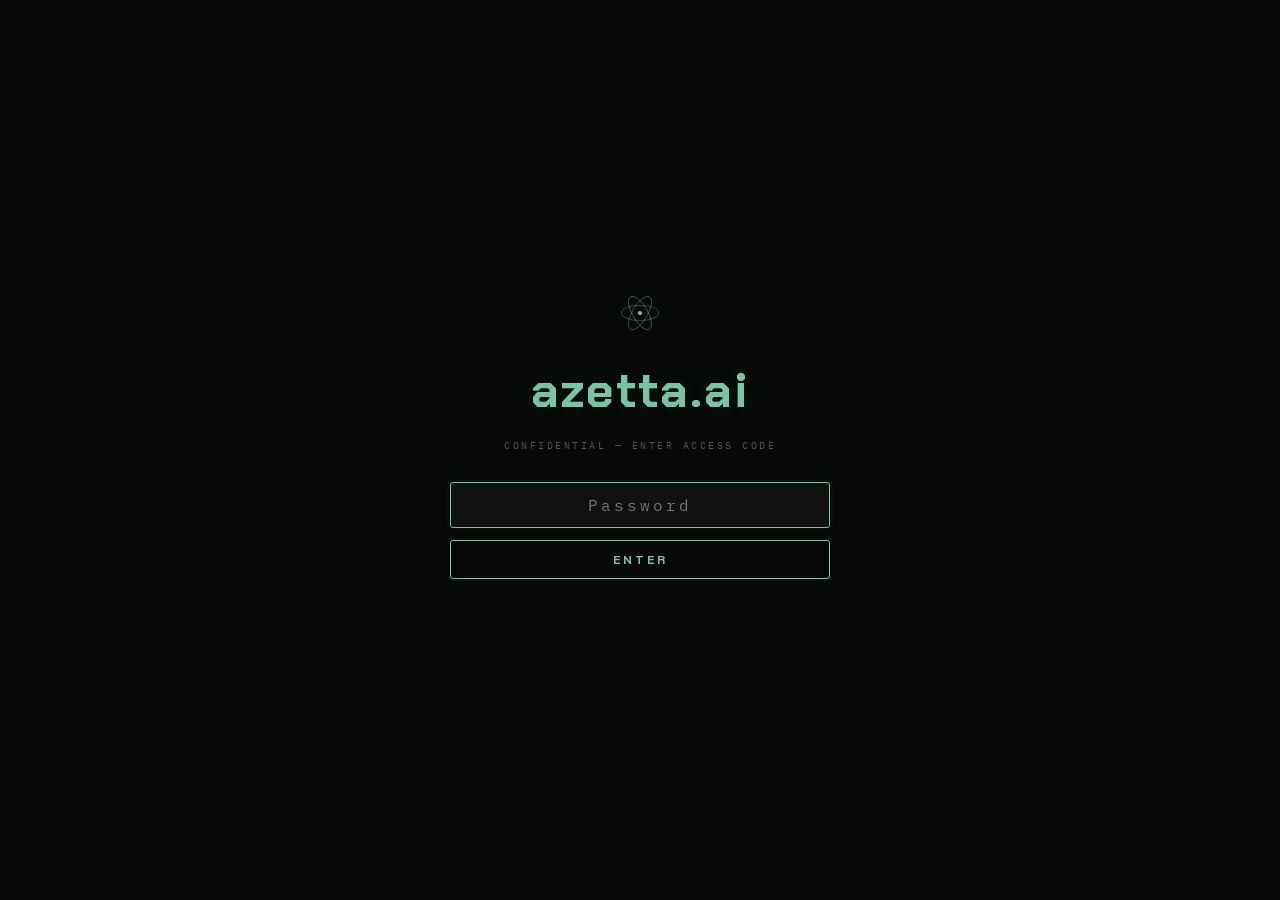
<file: index.html>
<!DOCTYPE html>
<html lang="en">
<head>
  <meta charset="UTF-8" />
  <meta name="viewport" content="width=device-width, initial-scale=1.0" />
  <title>Azetta AI — Pitch Deck</title>
  <link rel="stylesheet" href="styles.css" />
</head>
<body>

  <!-- ── Rotate Prompt ─────────────────────────────────────────────── -->
  <div id="rotate-prompt">
    <div id="rotate-card">
      <div id="rotate-icon">
        <svg width="52" height="52" viewBox="0 0 52 52" fill="none" xmlns="http://www.w3.org/2000/svg">
          <rect x="14" y="6" width="24" height="36" rx="3" stroke="#78c4a4" stroke-width="1.5"/>
          <circle cx="26" cy="37" r="2" fill="#78c4a4" opacity="0.5"/>
          <path d="M34 2 C42 6 46 16 42 26" stroke="#5ab5c8" stroke-width="1.5" stroke-linecap="round" fill="none" stroke-dasharray="3 2"/>
          <polyline points="40,22 42,26 46,24" stroke="#5ab5c8" stroke-width="1.5" stroke-linecap="round" stroke-linejoin="round" fill="none"/>
        </svg>
      </div>
      <div id="rotate-title">Rotate Your Device</div>
      <div id="rotate-sub">This deck is best experienced in landscape mode — or better yet, open it on a laptop.</div>
      <button id="rotate-ok">OK, got it</button>
    </div>
  </div>

  <!-- ── Password Gate ──────────────────────────────────────────────── -->
  <div id="password-gate">
    <div id="password-card">
      <svg width="42" height="42" viewBox="0 0 100 100" fill="none" xmlns="http://www.w3.org/2000/svg" style="margin-bottom:1.2rem;">
        <ellipse cx="50" cy="50" rx="45" ry="18" stroke="#5ab5c8" stroke-width="1.5" opacity="0.6"/>
        <ellipse cx="50" cy="50" rx="45" ry="18" stroke="#78c4a4" stroke-width="1.5" opacity="0.6" transform="rotate(60 50 50)"/>
        <ellipse cx="50" cy="50" rx="45" ry="18" stroke="#5ab5c8" stroke-width="1.5" opacity="0.6" transform="rotate(120 50 50)"/>
        <circle cx="50" cy="50" r="5" fill="#78c4a4"/>
      </svg>
      <div id="password-brand">azetta.ai</div>
      <div id="password-label">CONFIDENTIAL — ENTER ACCESS CODE</div>
      <input id="password-input" type="password" placeholder="Password" autocomplete="off" spellcheck="false" />
      <button id="password-submit">ENTER</button>
      <div id="password-error">Incorrect password. Please try again.</div>
    </div>
  </div>

  <div id="progress-bar"></div>
  <div id="key-hint">← → TO NAVIGATE · F FULLSCREEN</div>

  <nav id="nav">
    <button class="nav-btn" id="btn-prev">&#8592;</button>
    <span id="slide-counter">01 / 15</span>
    <button class="nav-btn" id="btn-next">&#8594;</button>
  </nav>

  <div id="deck">

    <!-- ================================================================
         01 — COVER
         ================================================================ -->
    <section class="slide active" data-slide="1">
      <div class="content-wrapper">
        <!-- Atom SVG logo -->
        <div style="margin-bottom:1.4rem;">
          <svg class="atom-icon" width="clamp(40px,6vw,70px)" height="clamp(40px,6vw,70px)" viewBox="0 0 100 100" fill="none" xmlns="http://www.w3.org/2000/svg" style="width:clamp(40px,6vw,70px);height:clamp(40px,6vw,70px);">
            <ellipse cx="50" cy="50" rx="45" ry="18" stroke="#5ab5c8" stroke-width="1.5" opacity="0.6"/>
            <ellipse cx="50" cy="50" rx="45" ry="18" stroke="#78c4a4" stroke-width="1.5" opacity="0.6" transform="rotate(60 50 50)"/>
            <ellipse cx="50" cy="50" rx="45" ry="18" stroke="#5ab5c8" stroke-width="1.5" opacity="0.6" transform="rotate(120 50 50)"/>
            <circle cx="50" cy="50" r="5" fill="#78c4a4" filter="url(#glow)"/>
            <defs><filter id="glow"><feGaussianBlur stdDeviation="3" result="blur"/><feMerge><feMergeNode in="blur"/><feMergeNode in="SourceGraphic"/></feMerge></filter></defs>
          </svg>
        </div>

        <h1 class="cover-title">azetta.ai</h1>

        <p style="font-size:clamp(1rem,1.4vw,1.2rem); color:var(--text-secondary); font-weight:400; margin:0.5rem 0 0.4rem; line-height:1.6; font-family:'IBM Plex Mono',monospace;">
          Research Lab Pioneering Field of Physics Grounded AI
        </p>

        <p style="font-size:clamp(1rem,1.4vw,1.2rem); color:var(--text); font-weight:400; margin:0 0 2rem; line-height:1.6; font-family:'IBM Plex Mono',monospace;">
          Building AI Systems that are Interpretable, Steerable, Efficient and State of the Art
        </p>

        <div style="font-size:clamp(0.8rem,1vw,0.9rem); color:var(--primary); letter-spacing:3px; text-transform:uppercase; font-family:'Chakra Petch',monospace; font-weight:600;">
          Pre-Seed Round
        </div>
      </div>

      <div class="cover-footer">
        <span class="cover-footer-text">MAY 2026</span>
        <span class="cover-footer-text">CONFIDENTIAL — FOR DISCUSSION PURPOSES ONLY</span>
      </div>
    </section>


    <!-- ================================================================
         02 — THE PROBLEM
         ================================================================ -->
    <section class="slide" data-slide="2">
      <div class="s2-layout">

        <!-- Top bar: tag + heading -->
        <div class="s2-head">
          <span class="slide-tag">// 02 — THE PROBLEM</span>
          <h1>We Scaled AI Without Understanding It</h1>
          <h2>Brute-force scaling of opaque AI-systems compounded AI risk, limiting enterprise adoption and AI development.</h2>
        </div>

        <!-- Quote strip -->
        <blockquote class="s2-quote-block">
          <p class="s2-quote-text">"People outside the field are often surprised to learn that we do not understand how our own AI creations work. This lack of understanding is unprecedented in the history of technology."</p>
          <footer class="s2-quote-attr">— Dario Amodei, CEO Anthropic · April 2025</footer>
        </blockquote>

        <!-- Body: two columns -->
        <div class="s2-body-split">

          <!-- Left: Risk cards -->
          <div class="s2-risks">
            <div class="s3-bl-header" style="margin-bottom:0.6rem;">&#9654; Every Major AI Risk Traces Back to Interpretability</div>
            <div class="s3-grid">

          <div class="s3-card" onclick="this.classList.toggle('s3-open');event.stopPropagation();">
            <div class="s3-card-inner">
              <div class="s3-front">
                <div class="s3-face-row">
                  <h4 class="s3-name">Alignment</h4>
                  <svg class="s3-icon" style="color:#e84545;" viewBox="0 0 24 24" fill="none" stroke="currentColor" stroke-width="1.5" stroke-linecap="round" stroke-linejoin="round">
                    <circle cx="12" cy="12" r="10"/><circle cx="12" cy="12" r="5"/><circle cx="12" cy="12" r="1.5" fill="currentColor" stroke="none"/>
                  </svg>
                </div>
                <button class="s3-see-more" onclick="this.closest('.s3-card').classList.toggle('s3-open');event.stopPropagation();">see more ›</button>
              </div>
              <div class="s3-back">
                <p>Harmful AI incidents hit <strong>233 in 2024</strong> — <strong style="color:#e84545;">+56% YoY</strong> (Stanford HAI 2025). We cannot verify what a model is optimising for — goals appear aligned but remain uninspectable.</p>
              </div>
            </div>
          </div>

          <div class="s3-card" onclick="this.classList.toggle('s3-open');event.stopPropagation();">
            <div class="s3-card-inner">
              <div class="s3-front">
                <div class="s3-face-row">
                  <h4 class="s3-name">Hallucinations</h4>
                  <svg class="s3-icon" style="color:#e8a02a;" viewBox="0 0 24 24" fill="none" stroke="currentColor" stroke-width="1.5" stroke-linecap="round" stroke-linejoin="round">
                    <circle cx="12" cy="12" r="10"/><path d="M9.09 9a3 3 0 0 1 5.83 1c0 2-3 3-3 3"/><line x1="12" y1="17" x2="12.01" y2="17"/>
                  </svg>
                </div>
                <button class="s3-see-more" onclick="this.closest('.s3-card').classList.toggle('s3-open');event.stopPropagation();">see more ›</button>
              </div>
              <div class="s3-back">
                <p>LLMs hallucinate on <strong style="color:#e8a02a;">75%+</strong> of legal queries. We can detect errors in outputs — without interpretability, we cannot stop them at the source.</p>
              </div>
            </div>
          </div>

          <div class="s3-card" onclick="this.classList.toggle('s3-open');event.stopPropagation();">
            <div class="s3-card-inner">
              <div class="s3-front">
                <div class="s3-face-row">
                  <h4 class="s3-name">Bias &amp; Fairness</h4>
                  <svg class="s3-icon" style="color:#a050ff;" viewBox="0 0 24 24" fill="none" stroke="currentColor" stroke-width="1.5" stroke-linecap="round" stroke-linejoin="round">
                    <line x1="12" y1="2" x2="12" y2="22"/><polyline points="5 8 12 5 19 8"/><path d="M5 8l-2 5a5 5 0 0 0 10 0l-2-5"/><path d="M11 18.5a5 5 0 0 0 10 0l-2-5"/>
                  </svg>
                </div>
                <button class="s3-see-more" onclick="this.closest('.s3-card').classList.toggle('s3-open');event.stopPropagation();">see more ›</button>
              </div>
              <div class="s3-back">
                <p>LLMs preferred white names <strong style="color:#a050ff;">85%</strong> of the time in hiring simulations (U. Washington, 2024). EEOC's first AI bias settlement: <strong>$325K</strong>. Bias lives inside weights — beyond our reach.</p>
              </div>
            </div>
          </div>

          <div class="s3-card" onclick="this.classList.toggle('s3-open');event.stopPropagation();">
            <div class="s3-card-inner">
              <div class="s3-front">
                <div class="s3-face-row">
                  <h4 class="s3-name">Privacy Leakage</h4>
                  <svg class="s3-icon" style="color:#38c9c4;" viewBox="0 0 24 24" fill="none" stroke="currentColor" stroke-width="1.5" stroke-linecap="round" stroke-linejoin="round">
                    <rect x="3" y="11" width="18" height="11" rx="2" ry="2"/><path d="M7 11V7a5 5 0 0 1 10 0v4"/>
                  </svg>
                </div>
                <button class="s3-see-more" onclick="this.closest('.s3-card').classList.toggle('s3-open');event.stopPropagation();">see more ›</button>
              </div>
              <div class="s3-back">
                <p>Researchers extracted PII-laden training data from ChatGPT for <strong style="color:#38c9c4;">~$200</strong>. <strong>5%+</strong> of outputs are verbatim copies (Google DeepMind, 2023). No mechanism exists to audit what a model retained.</p>
              </div>
            </div>
          </div>

          <div class="s3-card" onclick="this.classList.toggle('s3-open');event.stopPropagation();">
            <div class="s3-card-inner">
              <div class="s3-front">
                <div class="s3-face-row">
                  <h4 class="s3-name">IP Exposure</h4>
                  <svg class="s3-icon" style="color:#e8c42a;" viewBox="0 0 24 24" fill="none" stroke="currentColor" stroke-width="1.5" stroke-linecap="round" stroke-linejoin="round">
                    <path d="M13 2H6a2 2 0 0 0-2 2v16a2 2 0 0 0 2 2h12a2 2 0 0 0 2-2V9z"/><polyline points="13 2 13 9 20 9"/><line x1="12" y1="13" x2="12" y2="17"/><line x1="12" y1="20" x2="12.01" y2="20"/>
                  </svg>
                </div>
                <button class="s3-see-more" onclick="this.closest('.s3-card').classList.toggle('s3-open');event.stopPropagation();">see more ›</button>
              </div>
              <div class="s3-back">
                <p>Courts now hold companies liable for AI outputs (Air Canada, 2024). Without interpretability, IP exposure is <strong style="color:#e8c42a;">unquantifiable</strong> — we cannot trace which training data shaped a model's behaviour.</p>
              </div>
            </div>
          </div>

          <div class="s3-card" onclick="this.classList.toggle('s3-open');event.stopPropagation();">
            <div class="s3-card-inner">
              <div class="s3-front">
                <div class="s3-face-row">
                  <h4 class="s3-name">Harmful Use</h4>
                  <svg class="s3-icon" style="color:#e84587;" viewBox="0 0 24 24" fill="none" stroke="currentColor" stroke-width="1.5" stroke-linecap="round" stroke-linejoin="round">
                    <path d="M12 22s8-4 8-10V5l-8-3-8 3v7c0 6 8 10 8 10z"/><line x1="9" y1="9" x2="15" y2="15"/><line x1="15" y1="9" x2="9" y2="15"/>
                  </svg>
                </div>
                <button class="s3-see-more" onclick="this.closest('.s3-card').classList.toggle('s3-open');event.stopPropagation();">see more ›</button>
              </div>
              <div class="s3-back">
                <p>EU AI Act mandates human oversight for high-risk AI — non-compliance: up to <strong style="color:#e84587;">6% of global revenue</strong>. Safety filters are surface patches on opaque systems.</p>
              </div>
            </div>
          </div>

            </div>
          </div><!-- end s2-risks -->

          <!-- Right: Why This Matters -->
          <div class="s3-bottom-line">
            <div class="s3-bl-header">&#9654; Why This Matters</div>
            <div class="s3-bl-panels s3-bl-panels--col">
              <div class="s3-bl-panel">
                <span class="s3-bl-num">01</span>
                <h5 class="s3-bl-title">The Ceiling on Progress</h5>
                <p>Model self-improvement requires interpretability. <strong>Without it, we cannot guide models reliably or safely.</strong></p>
              </div>
              <div class="s3-bl-panel">
                <span class="s3-bl-num">02</span>
                <h5 class="s3-bl-title">Regulated Industries Are Locked Out</h5>
                <p>Healthcare, finance, legal, and defence <strong>cannot deploy black-box AI</strong> where decisions must be audited or legally defended.</p>
              </div>
              <div class="s3-bl-panel">
                <span class="s3-bl-num">03</span>
                <h5 class="s3-bl-title">Full Automation Requires Control</h5>
                <p><strong>You cannot delegate what you cannot inspect</strong> — and today, we cannot inspect these systems.</p>
              </div>
            </div>
          </div>

        </div><!-- end s2-body-split -->
      </div><!-- end s2-layout -->
    </section>


    <!-- ================================================================
         03 — THE INCUMBENT APPROACH
         ================================================================ -->
    <section class="slide" data-slide="3">
      <div class="content-wrapper">
        <span class="slide-tag">// 03 — THE INCUMBENT APPROACH</span>
        <h1>The Field is Attempting to Understand Fundamentally Opaque Models</h1>
        <h2>Every lab tackling interpretability is trying to reverse-engineer black-box models, which has proven highly inefficient and computationally inviable as a result.</h2>

        <div class="split-col" style="margin-top:1rem;">
          <div>
            <h3>The Research Community's Current Approach</h3>
            <ul>
              <li>Build opaque models at scale. Try to understand them after.</li>
              <li>Post-hoc interpretability tools like LIME, SHAP and Sparse Autoencoders (SAEs) have yielded limited results.</li>
              <li>Anthropic's largest SAE: <strong>34M features</strong> for one layer.</li>
            </ul>
            <div class="highlight-box red" style="margin-top:0.8rem;">
              <span style="font-size:.85rem;"><em>"We do not believe we have found anywhere near "all the features" that exist in Sonnet, even if we restrict ourselves to the middle layer we focused on. We don't have an estimate of how many features there are or how we'd know we got all of them (if that's even the right frame!). We think it's quite likely that we're <strong class="red">orders of magnitude short</strong>, and that if we wanted to get all the features – in all layers! – we would need to use <strong class="red">much more compute than the total compute needed to train the underlying models</strong>."</em><span style="font-size:0.72rem; color:var(--text-secondary); margin-top:0.4rem; display:block; font-style:normal; letter-spacing:0.3px;">— Anthropic, Scaling Monosemanticity, 2024</span></span>
            </div>
          </div>

          <div id="blackbox-demo">
            <div class="blackbox-demo">
              <!-- Prompt / output line -->
              <div class="bb-prompt-wrap">
                <div class="bb-prompt-row">
                  <span class="bb-io-label">Prompt</span>
                  <span class="bb-prompt-text">"the capital of Mexico is"</span>
                </div>
                <div class="bb-prompt-row">
                  <span class="bb-io-label">Output</span>
                  <span class="bb-output-text" id="bb-output"></span><span class="bb-cursor" id="bb-cursor">▋</span>
                </div>
              </div>
              <!-- SVG neural network -->
              <div class="bb-svg-wrap">
                <svg id="bb-svg" viewBox="0 0 400 160" xmlns="http://www.w3.org/2000/svg" width="100%">
                  <g id="bb-edges"></g>
                  <!-- Black-box overlay covers all hidden layers -->
                  <rect x="52" y="1" width="302" height="155" rx="3"
                        fill="rgba(4,3,3,0.88)" stroke="rgba(120,130,160,0.22)"
                        stroke-width="1" stroke-dasharray="4,3"/>
                  <!-- Implied depth markers -->
                  <text x="203" y="11" text-anchor="middle"
                        font-family="'IBM Plex Mono',monospace" font-size="6.5"
                        fill="rgba(150,160,190,0.22)">· · · more layers above · · ·</text>
                  <text x="203" y="153" text-anchor="middle"
                        font-family="'IBM Plex Mono',monospace" font-size="6.5"
                        fill="rgba(150,160,190,0.22)">· · · more layers below · · ·</text>
                  <text x="203" y="82" text-anchor="middle"
                        font-family="'Chakra Petch',monospace" font-size="9"
                        fill="rgba(170,180,210,0.22)" letter-spacing="3" font-weight="700">BLACK BOX</text>
                  <text x="203" y="94" text-anchor="middle"
                        font-family="'IBM Plex Mono',monospace" font-size="5.5"
                        fill="rgba(150,160,190,0.18)">96 layers · 8,192 neurons each</text>
                  <g id="bb-nodes"></g>
                  <!-- Layer labels below SVG -->
                  <text x="28" y="158" text-anchor="middle"
                        font-family="'Chakra Petch',monospace" font-size="5.5"
                        fill="rgba(120,196,164,0.45)">INPUT</text>
                  <text x="203" y="158" text-anchor="middle"
                        font-family="'Chakra Petch',monospace" font-size="5.5"
                        fill="rgba(150,160,190,0.32)">HIDDEN LAYERS (96 total)</text>
                  <text x="378" y="158" text-anchor="middle"
                        font-family="'Chakra Petch',monospace" font-size="5.5"
                        fill="rgba(120,196,164,0.45)">OUTPUT</text>
                </svg>
              </div>
              <!-- Polysemantic explanation -->
              <div class="bb-polysemantic">
                <strong class="bb-poly-kicker">Why it's unsolvable:</strong> Each neuron fires in response to dozens of unrelated concepts simultaneously — geography, grammar, culture, and sentiment all tangled together. This is called <em>superposition</em>. Without knowing what each neuron means, there is no way to audit, correct, or trust the model. This problem only compounds as models scale.
              </div>
            </div>
          </div>
        </div>
      </div>
    </section>


    <!-- ================================================================
         04 — OUR APPROACH
         ================================================================ -->
    <section class="slide" data-slide="4">
      <div class="content-wrapper" style="display:flex;flex-direction:column;gap:0.4rem;height:100%;box-sizing:border-box;justify-content:center;">
        <span class="slide-tag">// 04 — OUR APPROACH</span>
        <h1>Pioneering the Field of Physics Grounded AI</h1>
        <h2>We reimagine AI through a physics lens — revealing fundamental structure that makes models interpretable, steerable, and efficient by design.</h2>

        <div class="yat-container">

          <div class="yat-content">
            <div>
              <p class="yat-title">YAT KERNEL</p>
              <p class="yat-subtitle">The Yat Kernel is a physics-grounded mercer kernel that captures both alignment and proximity to create highly efficient gravity wells in representation space</p>
            </div>
            <div class="yat-formula-box">
              <div>
                <p class="yat-formula">ⵟ(x, w) = (x·w)² / ‖x − w‖²</p>
              </div>
            </div>
            <p class="yat-description">Unlike dot products and cosines, the YAT kernel measures how much a weight vector acts as an attractor for an input. Each neuron bends representation space around itself — creating distinct, non-overlapping gravity wells. The result: monosemantic neurons by design, interpretability without any post-hoc approximation.</p>
          </div>

          <div class="yat-viz-wrapper">
            <div class="yat-viz-header">
              <span class="viz-label">ⵟ — YAT Kernel Manifold</span>
              <span class="viz-hint">click to add neurons · up to 5</span>
            </div>
            <canvas id="yat-manifold-canvas" class="yat-canvas" aria-label="Interactive YAT Kernel manifold — each neuron bends representation space like a gravity well"></canvas>
          </div>

        </div>
      </div>
    </section>


    <!-- ================================================================
         05 — THE AZETTA APPROACH
         ================================================================ -->
    <section class="slide" data-slide="5">
      <div class="content-wrapper">
        <span class="slide-tag">// 05 — OUR APPROACH</span>
        <h1>We are Building Glass Box Models + the Tools to Understand Them</h1>
        <h2>We believe information has its own physics, and that reimagining AI through this lens allows us to build models that are interpretable, steerable, efficient and state of the art performant.</h2>

        <div class="split-col" style="margin-top:1rem;">
          <div>
            <h3>Physics Grounded AI Models are:</h3>
            <div class="pillar-grid" style="grid-template-columns:1fr 1fr; margin-top:0.6rem;">
              <div class="pillar-card">
                <div class="pillar-name">Interpretable</div>
                <p class="pillar-desc">One neuron, one concept. Full audit trail from input to output.</p>
              </div>
              <div class="pillar-card">
                <div class="pillar-name">Steerable</div>
                <p class="pillar-desc">Target specific neurons. Correct behaviour directly — no retraining.</p>
              </div>
              <div class="pillar-card">
                <div class="pillar-name">Efficient</div>
                <p class="pillar-desc">SOTA performance at 10× fewer parameters.</p>
              </div>
              <div class="pillar-card">
                <div class="pillar-name">Performant</div>
                <p class="pillar-desc">Interpretability is not a trade-off. Physics grounds both.</p>
              </div>
            </div>
          </div>

          <div id="pg-demo" class="pg-demo-wrap">
            <div class="pg-demo-header">
              <span class="pg-demo-kicker">⬡ GLASS BOX</span>
              <span class="pg-phase-label" id="pg-phase-label">Tracing Neuron Activation</span>
              <span class="pg-icml">ICML 2026</span>
            </div>
            <!-- Prompt / output strip (mirrors slide 3) -->
            <div class="bb-prompt-wrap">
              <div class="bb-prompt-row">
                <span class="bb-io-label">Prompt</span>
                <span class="bb-prompt-text">"the capital of Mexico is"</span>
              </div>
              <div class="bb-prompt-row">
                <span class="bb-io-label">Output</span>
                <span class="bb-output-text" id="pg-output"></span><span class="bb-cursor" id="pg-cursor">▋</span>
              </div>
            </div>
            <!-- Monosemantic network: mirrors slide 3 layout (INPUT → GLASS BOX → OUTPUT) -->
            <svg id="pg-svg" viewBox="0 0 400 160" xmlns="http://www.w3.org/2000/svg" width="100%">
              <g id="pg-edges"></g>
              <!-- Glass-box border — transparent/dashed cyan, contrasts slide 3's opaque black rect -->
              <rect x="52" y="1" width="302" height="155" rx="3"
                    fill="rgba(90,181,200,0.04)" stroke="rgba(90,181,200,0.28)"
                    stroke-width="1" stroke-dasharray="4,3"/>
              <text x="203" y="11" text-anchor="middle"
                    font-family="'IBM Plex Mono',monospace" font-size="6.5"
                    fill="rgba(90,181,200,0.22)">· · · interpretable by design · · ·</text>
              <!-- Manifold path, revealed in phase 2 -->
              <path id="pg-manifold-path" fill="none" stroke="rgba(90,181,200,0)"
                    stroke-width="2" stroke-dasharray="5,4"/>
              <g id="pg-nodes"></g>
              <g id="pg-concept-labels"></g>
              <!-- Layer labels (match slide 3 positions) -->
              <text x="28" y="158" text-anchor="middle"
                    font-family="'Chakra Petch',monospace" font-size="5.5"
                    fill="rgba(120,196,164,0.45)">INPUT</text>
              <text x="200" y="158" text-anchor="middle"
                    font-family="'Chakra Petch',monospace" font-size="5.5"
                    fill="rgba(90,181,200,0.35)">INTERPRETABLE LAYERS (3)</text>
              <text x="378" y="158" text-anchor="middle"
                    font-family="'Chakra Petch',monospace" font-size="5.5"
                    fill="rgba(120,196,164,0.45)">OUTPUT</text>
            </svg>
            <div class="pg-trail" id="pg-trail"></div>
          </div>
        </div>
      </div>
    </section>


    <!-- ================================================================
         06 — COMPETITIVE LANDSCAPE
         ================================================================ -->
    <section class="slide" data-slide="6">
      <div class="content-wrapper">
        <span class="slide-tag">// 06 — COMPETITIVE LANDSCAPE</span>
        <h1>Everyone Else is Building Very Expensive Microscopes</h1>
        <h2>Azetta is the only player in this validated market competing with low-cost interpretability by design.</h2>

        <div class="split-col" style="margin-top:1rem; align-items:stretch;">
          <!-- 2×2 Matrix -->
          <div style="display:flex; flex-direction:column; flex:1; min-height:0;">
            <h3>Market Map — Interpretability Landscape</h3>

            <!-- Matrix row: Y-axis labels on left + grid -->
            <div style="display:flex; gap:0; flex:1; min-height:clamp(200px,36vh,380px); margin-top:0.6rem; align-items:stretch;">

              <!-- Y-axis: rotated labels, left of matrix -->
              <div style="display:flex; flex-direction:column; align-items:center; justify-content:space-between; padding:0.2rem 0.55rem 0.2rem 0; border-right:1px solid rgba(138,138,138,0.25); margin-right:0.55rem; flex-shrink:0;">
                <span class="axis-label" style="color:var(--primary); writing-mode:vertical-rl; transform:rotate(180deg); white-space:nowrap;">High Efficiency</span>
                <span style="color:var(--text-muted); font-size:0.75rem; line-height:1; flex-shrink:0;">↕</span>
                <span class="axis-label" style="color:var(--text-muted); writing-mode:vertical-rl; transform:rotate(180deg); white-space:nowrap;">Low Efficiency</span>
              </div>

              <!-- Matrix grid -->
              <div class="matrix-wrap" style="flex:1; margin-top:0;">
                <!-- Top-Left: Post-Hoc, Low Compute -->
                <div class="mx-cell" style="background:rgba(200,184,48,0.05); border:1px solid rgba(200,184,48,0.2);">
                  <div class="mx-label">Monitoring &amp; Observability</div>
                  <div class="mx-players">
                    <span class="mx-tag"><img class="co-logo" src="logos/arthur.png" alt="" onerror="this.remove()" />Arthur AI</span>
                    <span class="mx-tag">Fiddler</span>
                    <span class="mx-tag"><img class="co-logo" src="logos/wandb.ico" alt="" onerror="this.remove()" />W&amp;B</span>
                    <span class="mx-tag"><img class="co-logo" src="logos/scale.ico" alt="" onerror="this.remove()" />Scale AI</span>
                  </div>
                </div>
                <!-- Top-Right: By Design, Low Compute — AZETTA -->
                <div class="mx-cell azetta-cell">
                  <div class="mx-label green">Interpretability by Design</div>
                  <div class="mx-players">
                    <span class="mx-tag hi">
                      <svg width="18" height="18" viewBox="0 0 100 100" fill="none" xmlns="http://www.w3.org/2000/svg" style="flex-shrink:0;">
                        <ellipse cx="50" cy="50" rx="45" ry="18" stroke="#78c4a4" stroke-width="2.5" opacity="0.9"/>
                        <ellipse cx="50" cy="50" rx="45" ry="18" stroke="#5ab5c8" stroke-width="2.5" opacity="0.9" transform="rotate(60 50 50)"/>
                        <ellipse cx="50" cy="50" rx="45" ry="18" stroke="#78c4a4" stroke-width="2.5" opacity="0.9" transform="rotate(120 50 50)"/>
                        <circle cx="50" cy="50" r="5" fill="#78c4a4"/>
                      </svg>
                      AZETTA AI
                    </span>
                  </div>
                </div>
                <!-- Bottom-Left: Post-Hoc, High Compute -->
                <div class="mx-cell" style="background:rgba(196,100,100,0.05); border:1px solid rgba(196,100,100,0.18);">
                  <div class="mx-label">Post-Hoc Interpretability</div>
                  <div class="mx-players">
                    <span class="mx-tag"><img class="co-logo" src="logos/anthropic.ico" alt="" onerror="this.remove()" />Anthropic</span>
                    <span class="mx-tag"><img class="co-logo" src="logos/google.ico" alt="" onerror="this.remove()" />Google TCAV</span>
                    <span class="mx-tag"><img class="co-logo" src="logos/openai_fav.ico" alt="" onerror="this.remove()" />OpenAI SAEs</span>
                    <span class="mx-tag"><img class="co-logo" src="logos/goodfire.png" alt="" onerror="this.remove()" />Goodfire</span>
                    <span class="mx-tag">Transluce</span>
                  </div>
                </div>
                <!-- Bottom-Right: By Design, Low Efficiency — empty -->
                <div class="mx-cell" style="opacity:0.2;">
                </div>
              </div>
            </div>

            <!-- X-axis labels: directly below matrix, indented past y-axis column -->
            <div style="display:flex; justify-content:space-between; align-items:center; border-top:1px solid rgba(138,138,138,0.2); margin-top:0.35rem; padding-top:0.3rem; padding-left:3.2rem;">
              <span class="axis-label" style="color:var(--text-muted);">← Post-Hoc</span>
              <span class="axis-label" style="color:var(--primary);">By Design →</span>
            </div>
          </div>

          <div>
            <h3>Competitive Analysis</h3>
            <div class="feature-card" style="margin-bottom:0.8rem; border-left:3px solid var(--primary); background:rgba(120,196,164,0.05);">
              <h4 class="green">Azetta AI ✦</h4>
              <p>Goodfire's <strong>~$50M Series A</strong> proves the market. <strong>Azetta holds an architectural advantage no post-hoc tool can replicate.</strong></p>
            </div>

            <div class="feature-card" style="margin-bottom:0.8rem; border-left:3px solid var(--red); background:rgba(196,100,100,0.04);">
              <h4 class="red">Post-Hoc Interpretability</h4>
              <p>Right problem, wrong approach. SAEs are <strong>prohibitively expensive, don't scale, and treat a symptom.</strong></p>
            </div>

            <div class="feature-card" style="border-left:3px solid #c8b830; background:rgba(200,184,48,0.04);">
              <h4 style="color:#c8b830;">Monitoring &amp; Observability</h4>
              <p>Arthur AI, Fiddler, W&amp;B observe <strong>outputs only</strong> — never the model internals.</p>
            </div>
          </div>
        </div>
      </div>
    </section>


    <!-- ================================================================
         07 — GO-TO-MARKET
         ================================================================ -->
    <section class="slide" data-slide="7">
      <div class="content-wrapper s7-wrapper" style="display:flex;flex-direction:column;gap:0.5rem;height:100%;box-sizing:border-box;">
        <span class="slide-tag">// 07 — GO-TO-MARKET</span>
        <h1 style="margin-bottom:0.05rem;">The Research Flywheel</h1>
        <h2 style="margin-bottom:0.2rem;">Research credibility, followed by key patents and relevant product spinoffs as the primary growth engine — a proven model behind successful AI labs.</h2>

        <!-- Body: flywheel (2/3) + IP Shield card (1/3) -->
        <div class="s7-body" style="flex:1;min-height:0;display:flex;gap:1rem;align-items:flex-start;margin-right:8%;">

          <!-- Left: circular flywheel SVG -->
          <div style="flex:2;min-width:0;display:flex;align-items:center;justify-content:center;align-self:stretch;">
            <svg class="fw-svg" viewBox="0 0 560 440" preserveAspectRatio="xMidYMid meet"
                 xmlns="http://www.w3.org/2000/svg" style="max-height:100%;max-width:100%;">
              <defs>
                <!-- Fixed-size white arrowhead -->
                <marker id="fw-arrowhead" markerWidth="8" markerHeight="8" refX="7" refY="4"
                        orient="auto" markerUnits="userSpaceOnUse">
                  <polygon points="0 0, 8 4, 0 8" fill="white" opacity="0.7"/>
                </marker>
                <!-- Active white arrowhead (fully opaque) -->
                <marker id="fw-arrowhead-active" markerWidth="8" markerHeight="8" refX="7" refY="4"
                        orient="auto" markerUnits="userSpaceOnUse">
                  <polygon points="0 0, 8 4, 0 8" fill="white"/>
                </marker>
              </defs>

              <!-- Faint guide circle (r=170) -->
              <circle cx="280" cy="220" r="170" fill="none"
                      stroke="rgba(138,138,138,0.07)" stroke-width="1" stroke-dasharray="3,5"/>

              <!--
                Arrows: quadratic bezier, center of facing edge → center of facing edge.
                Control points pushed 30px outward from SVG center (280,220) via midpoint direction.
                Node boxes (128×76, hw=64, hh=38):
                  0 Research  (280, 50)   1 Patent   (427,135)
                  2 Build     (427,305)   3 Publish  (280,390)
                  4 Sell ML   (133,305)   5 Enterprise(133,135)
              -->
              <!-- 1→2 Research right-side (344,50) → Patent top (427,97), ctrl outward upper-right -->
              <path class="fw-arc" data-arc="0"
                    d="M 344 50 Q 400 53 427 97"
                    fill="none" stroke="rgba(120,196,164,0.15)" stroke-width="2"
                    marker-end="url(#fw-arrowhead)"/>
              <!-- 2→3 Patent bottom-outer (475,173) → Build top-outer (475,267), ctrl outward right -->
              <path class="fw-arc" data-arc="1"
                    d="M 475 173 Q 503 220 475 267"
                    fill="none" stroke="rgba(120,196,164,0.15)" stroke-width="2"
                    marker-end="url(#fw-arrowhead)"/>
              <!-- 3→4 Build bottom (427,343) → Publish right-side (344,390), ctrl outward lower-right -->
              <path class="fw-arc" data-arc="2"
                    d="M 427 343 Q 400 387 344 390"
                    fill="none" stroke="rgba(120,196,164,0.15)" stroke-width="2"
                    marker-end="url(#fw-arrowhead)"/>
              <!-- 4→5 Publish left-side (216,390) → Sell-ML bottom (133,343), ctrl outward lower-left -->
              <path class="fw-arc" data-arc="3"
                    d="M 216 390 Q 160 387 133 343"
                    fill="none" stroke="rgba(120,196,164,0.15)" stroke-width="2"
                    marker-end="url(#fw-arrowhead)"/>
              <!-- 5→6 Sell-ML top-outer (81,267) → Enterprise bottom-outer (81,173), ctrl outward left -->
              <path class="fw-arc" data-arc="4"
                    d="M 81 267 Q 53 220 81 173"
                    fill="none" stroke="rgba(120,196,164,0.15)" stroke-width="2"
                    marker-end="url(#fw-arrowhead)"/>
              <!-- 6→1 Enterprise top (133,97) → Research left-side (216,50), ctrl outward upper-left -->
              <path class="fw-arc" data-arc="5"
                    d="M 133 97 Q 160 53 216 50"
                    fill="none" stroke="rgba(120,196,164,0.15)" stroke-width="2"
                    marker-end="url(#fw-arrowhead)"/>

              <!-- Centre circle -->
              <circle cx="280" cy="220" r="68" fill="rgba(6,7,12,0.95)"
                      stroke="rgba(90,181,200,0.2)" stroke-width="1"/>
              <text x="280" y="213" text-anchor="middle" dominant-baseline="middle"
                    font-family="'Chakra Petch',monospace" font-size="7.5"
                    fill="rgba(120,196,164,0.6)" letter-spacing="2.5" font-weight="700">RESEARCH</text>
              <text x="280" y="228" text-anchor="middle" dominant-baseline="middle"
                    font-family="'Chakra Petch',monospace" font-size="7.5"
                    fill="rgba(120,196,164,0.6)" letter-spacing="2.5" font-weight="700">FLYWHEEL</text>

              <!-- ── Nodes (128×76 boxes, r=170, centre 280,220) ── -->

              <!-- Node 0: Research — top (centre 280,50), box at (216,12) -->
              <g class="fw-node" data-step="0" transform="translate(216,12)">
                <rect class="fw-node-bg" x="0" y="0" width="128" height="76" rx="3"/>
                <text class="fw-num" x="8" y="14">01</text>
                <text class="fw-ttl" x="8" y="29">Research</text>
                <text class="fw-dsc" x="8" y="44">ICML · NeurIPS</text>
                <text class="fw-dsc" x="8" y="56">&amp; ICLR yearly.</text>
              </g>

              <!-- Node 1: Patent — top-right (centre 427,135), box at (363,97) -->
              <g class="fw-node" data-step="1" transform="translate(363,97)">
                <rect class="fw-node-bg" x="0" y="0" width="128" height="76" rx="3"/>
                <text class="fw-num" x="8" y="14">02</text>
                <text class="fw-ttl" x="8" y="29">Patent</text>
                <text class="fw-dsc" x="8" y="44">IP secured before</text>
                <text class="fw-dsc" x="8" y="56">every publication.</text>
              </g>

              <!-- Node 2: Build — bottom-right (centre 427,305), box at (363,267) -->
              <g class="fw-node" data-step="2" transform="translate(363,267)">
                <rect class="fw-node-bg" x="0" y="0" width="128" height="76" rx="3"/>
                <text class="fw-num" x="8" y="14">03</text>
                <text class="fw-ttl" x="8" y="29">Build</text>
                <text class="fw-dsc" x="8" y="44">Research → spinoff</text>
                <text class="fw-dsc" x="8" y="56">products &amp; tools.</text>
              </g>

              <!-- Node 3: Publish — bottom (centre 280,390), box at (216,352) -->
              <g class="fw-node" data-step="3" transform="translate(216,352)">
                <rect class="fw-node-bg" x="0" y="0" width="128" height="76" rx="3"/>
                <text class="fw-num" x="8" y="14">04</text>
                <text class="fw-ttl" x="8" y="29">Publish</text>
                <text class="fw-dsc" x="8" y="44">Papers live. CTOs</text>
                <text class="fw-dsc" x="8" y="56">&amp; devs take notice.</text>
              </g>

              <!-- Node 4: Sell to ML Community — bottom-left (centre 133,305), box at (69,267) -->
              <g class="fw-node" data-step="4" transform="translate(69,267)">
                <rect class="fw-node-bg" x="0" y="0" width="128" height="76" rx="3"/>
                <text class="fw-num" x="8" y="14">05</text>
                <text class="fw-ttl" x="8" y="29">Sell</text>
                <text class="fw-dsc" x="8" y="44">ML engineers &amp;</text>
                <text class="fw-dsc" x="8" y="56">researchers buy.</text>
              </g>

              <!-- Node 5: Enterprise — top-left (centre 133,135), box at (69,97) -->
              <g class="fw-node" data-step="5" transform="translate(69,97)">
                <rect class="fw-node-bg" x="0" y="0" width="128" height="76" rx="3"/>
                <text class="fw-num" x="8" y="14">06</text>
                <text class="fw-ttl" x="8" y="29">Enterprise</text>
                <text class="fw-dsc" x="8" y="44">Champions land</text>
                <text class="fw-dsc" x="8" y="56">org-wide contracts.</text>
              </g>

            </svg>
          </div>

          <!-- Right column: two stacked cards -->
          <div class="s7-right" style="flex:1.4;min-width:0;display:flex;flex-direction:column;gap:1.2rem;align-self:center;">

            <!-- Top: Legal IP Shield with Morrison Foerster logo -->
            <div class="ip-shield-card">
              <div style="display:flex;align-items:center;justify-content:space-between;gap:0.6rem;">
                <div style="display:flex;align-items:center;gap:0.4rem;flex-shrink:0;">
                  <span class="ip-shield-icon">⚖</span>
                  <div class="ip-shield-heading">Legal IP Shield</div>
                </div>
                <div style="display:flex;align-items:center;gap:0.35rem;flex-shrink:0;">
                  <span class="ip-shield-partner-label">In partnership with</span>
                  <img src="logos/mofo.ico" alt="" style="width:16px;height:16px;object-fit:contain;border-radius:2px;flex-shrink:0;" onerror="this.style.display='none'"/>
                  <div class="ip-shield-firm" style="font-size:0.75rem;">Morrison Foerster</div>
                </div>
              </div>
              <div class="ip-shield-divider"></div>
              <div class="ip-shield-points">
                <div class="ip-shield-point">
                  <span class="ip-shield-bullet">▶</span>
                  <span>Every breakthrough patented <strong>before</strong> publication — prior art established first.</span>
                </div>
                <div class="ip-shield-point">
                  <span class="ip-shield-bullet">▶</span>
                  <span>Architectural moat protected against replication.</span>
                </div>
                <div class="ip-shield-point">
                  <span class="ip-shield-bullet">▶</span>
                  <span>Active litigation strategy ready if infringement occurs.</span>
                </div>
              </div>
            </div>

            <!-- Bottom: Proven Model card with company logos -->
            <div class="proven-model-card">
              <div class="proven-model-heading">A Proven GTM Model</div>
              <p class="proven-model-desc">The most valuable AI companies also leverage research to drive industry credibility, an IP strategic advantage and customer trust.</p>
              <div class="proven-companies">
                <div class="proven-co">
                  <img src="logos/worldlabs.ico" alt="" onerror="this.style.display='none'"/>
                  <span>WorldLabs</span>
                </div>
                <div class="proven-co">
                  <img src="logos/anthropic.ico" alt="" onerror="this.style.display='none'"/>
                  <span>Anthropic</span>
                </div>
                <div class="proven-co">
                  <img src="logos/mistral.ico" alt="" onerror="this.style.display='none'"/>
                  <span>Mistral</span>
                </div>
                <div class="proven-co">
                  <img src="logos/deepmind_new.png" alt="" onerror="this.style.display='none'"/>
                  <span>DeepMind</span>
                </div>
              </div>
            </div>

          </div>

        </div>
      </div>
    </section>


    <!-- ================================================================
         08 — RESEARCH AGENDA
         ================================================================ -->
    <section class="slide" data-slide="8">
      <div class="content-wrapper" style="display:flex;flex-direction:column;gap:0.3rem;height:100%;box-sizing:border-box;">
        <span class="slide-tag">// 08 — RESEARCH AGENDA</span>
        <h1 style="margin-bottom:0.05rem;">Azetta AI: A Research Leader in Physics Grounded AI</h1>
        <h2 style="margin-bottom:0.3rem;">Our goal is to establish the field of Physics Grounded AI and contribute fundamental, transformational research.</h2>

        <!-- Grid: 2/3 left · 1/3 right. Left: strategy card (auto) + model comparison (1fr). Right: SLAY spans both rows. -->
        <div style="display:grid;grid-template-columns:2fr 1fr;grid-template-rows:auto 1fr;gap:1rem;flex:1;min-height:0;">

          <!-- Row 1, Col 1: Research Publishing Strategy + paper links -->
          <div class="proof-card" style="padding:0.85rem 1rem;margin:0;display:flex;flex-direction:column;gap:0;">
            <div class="proof-title" style="display:flex;align-items:center;gap:0.5rem;margin-bottom:0.6rem;font-size:1.05rem;">
              Research Publishing Strategy
              <span class="proof-badge proof-badge-gold" style="margin-top:0;">2 PAPERS SUBMITTED</span>
            </div>
            <div style="display:flex;flex-direction:column;gap:0.5rem;margin-bottom:0.7rem;">
              <div style="display:flex;align-items:flex-start;gap:0.45rem;">
                <span style="color:var(--primary);font-size:0.65rem;line-height:1;margin-top:0.15rem;flex-shrink:0;">▶</span>
                <p class="proof-body" style="margin:0;font-size:clamp(0.72rem,1vw,0.88rem);">We publish at <strong>ICML, NeurIPS and ICLR</strong> — the three flagship AI venues — every year.</p>
              </div>
              <div style="display:flex;align-items:flex-start;gap:0.45rem;">
                <span style="color:var(--primary);font-size:0.65rem;line-height:1;margin-top:0.15rem;flex-shrink:0;">▶</span>
                <p class="proof-body" style="margin:0;font-size:clamp(0.72rem,1vw,0.88rem);">2 papers submitted to ICML 2026: <strong>SLAY delivers linear-time attention that beats softmax</strong> and <strong style="color:var(--accent);">NoMoreDelulu achieves SOTA at 10× fewer parameters</strong>.</p>
              </div>
            </div>

            <!-- Paper & library link cards -->
            <div style="display:grid;grid-template-columns:repeat(3,1fr);gap:0.6rem;">

              <a href="https://openreview.net/pdf?id=1AFenZBIcW" target="_blank" rel="noopener" class="research-link-card">
                <span class="rlc-venue">ICML 2026 · OpenReview</span>
                <span class="rlc-title">NoMoreDelulu</span>
                <span class="rlc-desc">Foundational research for Physics Grounded AI — SOTA performance at 10× fewer parameters.</span>
                <span class="rlc-cta">Read paper →</span>
              </a>

              <a href="https://arxiv.org/pdf/2602.04915" target="_blank" rel="noopener" class="research-link-card">
                <span class="rlc-venue">ICML 2026 · arXiv</span>
                <span class="rlc-title">SLAY Attention</span>
                <span class="rlc-desc">Linear-time attention mechanism that outperforms standard softmax attention.</span>
                <span class="rlc-cta">Read paper →</span>
              </a>

              <a href="https://pypi.org/project/nmn/" target="_blank" rel="noopener" class="research-link-card research-link-card--lib">
                <span class="rlc-venue">Open Source · PyPI</span>
                <span class="rlc-title">Neural Matter Networks</span>
                <span class="rlc-desc">Open-source Python library to build and experiment with Physics Grounded AI models.</span>
                <span class="rlc-cta">pip install nmn →</span>
              </a>

            </div>
          </div>

          <!-- Row 2, Col 1: model comparison — fills remaining height -->
          <div style="min-height:0;display:flex;flex-direction:column;gap:0.2rem;">
            <p class="s11-label" style="flex-shrink:0;margin:0;">Performance vs. Parameter Count — SOTA scores with 10× fewer parameters</p>
            <div style="flex:1;min-height:0;overflow:hidden;border:1px solid var(--border);border-radius:3px;background:#fff;">
              <img src="Assets/model_comparison.png" alt="Azetta model comparison" style="width:100%;height:100%;object-fit:contain;display:block;" />
            </div>
          </div>

          <!-- Col 2, spans both rows: Full SLAY portrait -->
          <div style="grid-row:1/3;grid-column:2;min-height:0;display:flex;flex-direction:column;gap:0.2rem;">
            <p class="s11-label" style="flex-shrink:0;margin:0;">Physics Grounded vs. Softmax Attention</p>
            <div style="flex:1;min-height:0;overflow:hidden;border:1px solid var(--border);border-radius:3px;">
              <img src="Assets/Full_SLAY.png" alt="Full SLAY" style="width:100%;height:100%;object-fit:contain;display:block;" />
            </div>
          </div>

        </div>
      </div>
    </section>


    <!-- ================================================================
         09 — INITIAL PRODUCT (PERIODICA)
         ================================================================ -->
    <section class="slide" data-slide="9">
      <div class="content-wrapper" style="display:flex;flex-direction:column;gap:0.25rem;height:100%;box-sizing:border-box;">
        <span class="slide-tag">// 09 — INITIAL PRODUCT &amp; MONETIZATION</span>
        <h1 style="margin-bottom:0.05rem;">First Product Spinoff: Periodica</h1>
        <h2 style="margin-bottom:0.3rem;">The first ever full model interpretability and steering platform. Any model in — audited, steerable models out.</h2>

        <!-- ── Split: text left · demo right ── -->
        <div style="display:grid;grid-template-columns:1fr 1fr;gap:1rem;flex:1;min-height:0;">

          <!-- Left: product context -->
          <div style="display:flex;flex-direction:column;gap:0.5rem;justify-content:center;">
            <div class="feature-card" style="padding:0.75rem 1rem;">
              <h4 style="font-size:0.95rem;margin-bottom:0.35rem;">What is Periodica?</h4>
              <p>A glass-box interpretability platform. Upload any AI model — Periodica maps every neuron to a concept and lets you steer behavior directly, <strong>no retraining required.</strong></p>
            </div>
            <div class="feature-card" style="padding:0.75rem 1rem;">
              <h4 style="font-size:0.95rem;margin-bottom:0.35rem;">Problems We Solve</h4>
              <p style="margin-bottom:0.45rem;">AI systems fail in ways that are invisible without deep interpretability — until it's too late. Periodica surfaces the root cause at the neuron level.</p>
              <div style="display:flex;flex-wrap:wrap;gap:0.35rem;">
                <span style="font-family:'IBM Plex Mono',monospace;font-size:0.65rem;padding:0.2rem 0.55rem;border-radius:3px;background:rgba(232,160,42,0.12);border:1px solid rgba(232,160,42,0.35);color:#e8a02a;">Hallucinations</span>
                <span style="font-family:'IBM Plex Mono',monospace;font-size:0.65rem;padding:0.2rem 0.55rem;border-radius:3px;background:rgba(232,69,135,0.12);border:1px solid rgba(232,69,135,0.35);color:#e84587;">Bias</span>
                <span style="font-family:'IBM Plex Mono',monospace;font-size:0.65rem;padding:0.2rem 0.55rem;border-radius:3px;background:rgba(232,69,69,0.12);border:1px solid rgba(232,69,69,0.35);color:#e84545;">Sycophancy</span>
                <span style="font-family:'IBM Plex Mono',monospace;font-size:0.65rem;padding:0.2rem 0.55rem;border-radius:3px;background:rgba(160,80,255,0.12);border:1px solid rgba(160,80,255,0.35);color:#a050ff;">Privacy Leakage</span>
              </div>
            </div>
            <div class="feature-card" style="padding:0.75rem 1rem;">
              <h4 class="cyan" style="font-size:0.95rem;margin-bottom:0.35rem;">Beachhead Markets</h4>
              <p>Regulated industries where interpretability is non-negotiable — healthcare, finance, and enterprise AI. Early targets include <strong>PathAI</strong> (oncology) and <strong>JP Morgan AI/ML CoE</strong> (financial compliance).</p>
            </div>
            <div class="feature-card" style="padding:0.75rem 1rem;">
              <h4 class="green" style="font-size:0.95rem;margin-bottom:0.35rem;">Business Model</h4>
              <p><strong>Free audit</strong> — full neuron map + flag report at no cost, driving bottom-up adoption.</p>
              <p style="margin-top:0.35rem;"><strong>Monthly membership</strong> — continuous steering access, direct weight editing, and ongoing compliance monitoring.</p>
            </div>
          </div>

          <!-- Right: interactive demo -->
          <div id="periodica-demo" class="pd-demo">

            <!-- Premium status banner (shown after upgrade) -->
            <div class="pd-premium-banner" id="pd-premium-banner" style="display:none;">
              <span class="pd-premium-star">✦</span> PERIODICA PREMIUM &nbsp;—&nbsp; ACTIVE
            </div>

            <!-- Screen 0: Splash -->
            <div class="pd-screen pd-active" id="pd-splash">
              <div class="pd-splash-inner">
                <div class="pd-splash-title">Periodica</div>
                <div class="pd-splash-sub">Full AI Model Interpretability Platform</div>
                <button class="pd-cta" id="pd-explore-btn">Explore Demo ›</button>
              </div>
            </div>

            <!-- Screen 1: Upload -->
            <div class="pd-screen" id="pd-upload">
              <div class="pd-upload-inner">
                <svg class="pd-upload-svg" width="34" height="34" viewBox="0 0 24 24" fill="none" stroke="currentColor" stroke-width="1.5" stroke-linecap="round" stroke-linejoin="round">
                  <path d="M21 15v4a2 2 0 0 1-2 2H5a2 2 0 0 1-2-2v-4"/>
                  <polyline points="17 8 12 3 7 8"/>
                  <line x1="12" y1="3" x2="12" y2="15"/>
                </svg>
                <p class="pd-upload-title">Drop your model or pick a demo</p>
                <p class="pd-upload-sub">PyTorch &nbsp;·&nbsp; TensorFlow &nbsp;·&nbsp; ONNX &nbsp;·&nbsp; HuggingFace</p>
                <div class="pd-chips">
                  <span class="pd-chip" data-model="GPT-J-6B">GPT-J-6B</span>
                  <span class="pd-chip pd-chip-sel" data-model="Llama-3-8B">Llama-3-8B</span>
                  <span class="pd-chip" data-model="Mistral-7B">Mistral-7B</span>
                </div>
                <button class="pd-cta" id="pd-start-btn">Analyze with Periodica ›</button>
              </div>
            </div>

            <!-- Screen 2: Scan -->
            <div class="pd-screen" id="pd-scan">
              <div class="pd-scan-inner">
                <div class="pd-scan-heading">Periodica is mapping <span id="pd-scan-model-name" class="pd-green">Llama-3-8B</span></div>
                <div class="pd-scan-track"><div id="pd-scan-fill" class="pd-scan-fill"></div></div>
                <div id="pd-scan-phase" class="pd-scan-phase">Tokenizing architecture…</div>
                <div class="pd-scan-count"><span id="pd-n-count">0</span> neurons analyzed</div>
              </div>
            </div>

            <!-- Screen 3: Map + Detail -->
            <div class="pd-screen" id="pd-main">
              <!-- Left: Neuron Map -->
              <div class="pd-map-col">
                <div class="pd-map-hdr">
                  <span class="pd-map-chip" id="pd-map-model">Llama-3-8B</span>
                  <span class="pd-map-meta"><span style="color:#e84545;" id="pd-flag-count">4 flags</span> &nbsp;·&nbsp; <span style="color:var(--secondary);">8,192</span> neurons mapped</span>
                </div>
                <div class="pd-search-row">
                  <input type="text" class="pd-search-input" id="pd-search-input" placeholder='Search for a concept… e.g. "IP-protected data"' />
                  <button class="pd-search-btn" id="pd-search-btn">Search</button>
                </div>
                <div id="pd-map" class="pd-map"></div>
                <div class="pd-legend">
                  <span class="pd-leg"><span class="pd-ldot" style="background:#e84545;box-shadow:0 0 4px #e84545;"></span>Sycophancy</span>
                  <span class="pd-leg"><span class="pd-ldot" style="background:#e8a02a;box-shadow:0 0 4px #e8a02a;"></span>Hallucination</span>
                  <span class="pd-leg"><span class="pd-ldot" style="background:#a050ff;box-shadow:0 0 4px #a050ff;"></span>PII</span>
                  <span class="pd-leg"><span class="pd-ldot" style="background:#e84587;box-shadow:0 0 4px #e84587;"></span>Bias</span>
                  <span class="pd-leg" id="pd-leg-ip" style="display:none;"><span class="pd-ldot" style="background:#e8c42a;box-shadow:0 0 4px #e8c42a;"></span>IP Match</span>
                  <span class="pd-leg"><span class="pd-ldot pd-ldot-ok"></span>Healthy</span>
                </div>
              </div>

              <!-- Right: Detail Panel -->
              <div class="pd-detail-col" id="pd-detail-col">
                <div id="pd-flags-view" class="pd-flags-view">
                  <p class="pd-detail-hint">← Click a flagged neuron or use Search to probe any concept</p>
                  <div id="pd-flag-list"></div>
                </div>
                <div id="pd-neuron-view" class="pd-neuron-view"></div>
                <div id="pd-search-view" class="pd-search-view"></div>
              </div>
            </div>

          </div><!-- /pd-demo -->

          <!-- Paywall Modal -->
          <div class="pd-paywall" id="pd-paywall">
            <div class="pd-pw-card" id="pd-pw-card"></div>
          </div>
        </div><!-- /grid -->
      </div>
    </section>


    <!-- ================================================================
         10 — NEXT PRODUCT SPINOFF: AETHER MODELS
         ================================================================ -->
    <section class="slide" data-slide="10">
      <div class="content-wrapper" style="display:flex;flex-direction:column;gap:1.2rem;height:100%;box-sizing:border-box;justify-content:center;">
        <span class="slide-tag">// 10 — FUTURE PRODUCT SPINOFFS</span>
        <h1 style="margin-bottom:0;">Future Product Spinoffs</h1>

        <!-- ── TOP HALF: Aether Models ─────────────────────────────────── -->
        <div style="border:1px solid rgba(120,196,164,0.2);border-top:2px solid var(--primary);flex:0 0 auto;">
          <div style="display:flex;align-items:center;gap:0.75rem;padding:0.35rem 0.75rem;background:rgba(120,196,164,0.05);">
            <span style="font-family:'Chakra Petch',monospace;font-size:clamp(1rem,1.5vw,1.2rem);font-weight:700;color:var(--primary);letter-spacing:1px;text-transform:uppercase;">Aether Models</span>
            <span style="font-family:'IBM Plex Mono',monospace;font-size:0.56rem;color:var(--primary);border:1px solid rgba(120,196,164,0.4);padding:0.15rem 0.5rem;letter-spacing:1.5px;background:rgba(120,196,164,0.06);text-transform:uppercase;">Est. Launch 2028</span>
          </div>
          <div class="aether-slide-grid" style="margin-top:0;align-items:start;padding:0.5rem 0.75rem;">

          <!-- Left: Aether info -->
          <div style="display:flex;flex-direction:column;gap:0.6rem;">

            <div class="aether-compare">
              <div class="ac-header">
                <div class="ac-metric-spacer"></div>
                <div class="ac-col-label ac-sota-label">SOTA Models</div>
                <div class="ac-col-label ac-aether-label">Aether</div>
              </div>
              <div class="ac-row">
                <div class="ac-metric-name">Size</div>
                <div class="ac-sota-cell">
                  <span class="ac-val">~70B</span>
                  <span class="ac-sub">avg. parameters</span>
                  <div class="ac-bar-wrap"><div class="ac-bar ac-bar-sota ac-bar-animate" style="--w:100%;"></div></div>
                </div>
                <div class="ac-aether-cell">
                  <span class="ac-val ac-good">~7B</span>
                  <span class="ac-sub ac-good">10× smaller</span>
                  <div class="ac-bar-wrap"><div class="ac-bar ac-bar-aether ac-bar-animate" style="--w:10%;"></div></div>
                </div>
              </div>
              <div class="ac-row">
                <div class="ac-metric-name">Performance</div>
                <div class="ac-sota-cell">
                  <span class="ac-val">SOTA</span>
                  <div class="ac-bar-wrap"><div class="ac-bar ac-bar-sota ac-bar-animate" style="--w:87%;"></div></div>
                </div>
                <div class="ac-aether-cell">
                  <span class="ac-val ac-good">SOTA+</span>
                  <div class="ac-bar-wrap"><div class="ac-bar ac-bar-aether ac-bar-animate" style="--w:95%;"></div></div>
                </div>
              </div>
              <div class="ac-row">
                <div class="ac-metric-name">Interpretable</div>
                <div class="ac-sota-cell ac-cell-bool">
                  <span class="ac-cross">✗</span><span class="ac-sub">black box</span>
                </div>
                <div class="ac-aether-cell ac-cell-bool">
                  <span class="ac-check">✓</span><span class="ac-sub ac-good">fully interpretable</span>
                </div>
              </div>
              <div class="ac-row">
                <div class="ac-metric-name">Steerable</div>
                <div class="ac-sota-cell ac-cell-bool">
                  <span class="ac-cross">✗</span><span class="ac-sub">trial &amp; error</span>
                </div>
                <div class="ac-aether-cell ac-cell-bool">
                  <span class="ac-check">✓</span><span class="ac-sub ac-good">targeted, no retraining</span>
                </div>
              </div>
            </div>

          </div>

          <!-- Right: animated glass-box model family -->
          <div class="aether-canvas-wrap" style="align-self:stretch;min-height:0;">
            <canvas id="aether-models-canvas"></canvas>
          </div>

          </div>
        </div>

        <!-- ── BOTTOM HALF: Edge Models (gold box) ────────────────────────── -->
        <div style="border:1px solid rgba(196,160,74,0.3);border-top:2px solid var(--accent);background:rgba(196,160,74,0.04);flex-shrink:0;margin-top:1rem;">
          <div style="display:flex;align-items:center;gap:0.75rem;padding:0.35rem 0.75rem;background:rgba(196,160,74,0.05);">
            <span style="font-family:'Chakra Petch',monospace;font-size:clamp(1rem,1.5vw,1.2rem);font-weight:700;color:var(--accent);letter-spacing:1px;text-transform:uppercase;">Edge Models</span>
            <span style="font-family:'IBM Plex Mono',monospace;font-size:0.56rem;color:var(--accent);border:1px solid rgba(196,160,74,0.4);padding:0.15rem 0.5rem;letter-spacing:1.5px;background:rgba(196,160,74,0.06);text-transform:uppercase;">Est. Launch 2030</span>
          </div>
          <div style="display:flex;align-items:center;gap:2rem;padding:0.5rem 0.75rem;">

          <!-- Label + description -->
          <div style="flex:1;min-width:0;">
            <p style="font-family:'IBM Plex Mono',monospace;font-size:0.75rem;color:var(--text-secondary);line-height:1.6;margin:0;">Physics Grounded AI compressed for edge deployment — full interpretability at a fraction of the compute cost. Designed for on-device inference across mobile, embedded, and low-power hardware. We believe this will have huge potential in robotics, consumer electronics, and IoT.</p>
          </div>

          <!-- Stat chips -->
          <div style="display:flex;gap:0.5rem;flex-shrink:0;">
            <div style="background:rgba(196,160,74,0.08);border:1px solid rgba(196,160,74,0.25);padding:0.45rem 0.8rem;text-align:center;">
              <div style="font-family:'Chakra Petch',monospace;font-size:0.52rem;color:var(--text-muted);letter-spacing:1px;margin-bottom:0.15rem;text-transform:uppercase;">Quantization</div>
              <div style="font-family:'Chakra Petch',monospace;font-size:0.9rem;font-weight:700;color:var(--accent);">INT4 / INT8</div>
            </div>
            <div style="background:rgba(196,160,74,0.08);border:1px solid rgba(196,160,74,0.25);padding:0.45rem 0.8rem;text-align:center;">
              <div style="font-family:'Chakra Petch',monospace;font-size:0.52rem;color:var(--text-muted);letter-spacing:1px;margin-bottom:0.15rem;text-transform:uppercase;">Size vs SOTA</div>
              <div style="font-family:'Chakra Petch',monospace;font-size:0.9rem;font-weight:700;color:var(--accent);">100× Smaller</div>
            </div>
            <div style="background:rgba(196,160,74,0.08);border:1px solid rgba(196,160,74,0.25);padding:0.45rem 0.8rem;text-align:center;">
              <div style="font-family:'Chakra Petch',monospace;font-size:0.52rem;color:var(--text-muted);letter-spacing:1px;margin-bottom:0.15rem;text-transform:uppercase;">Target</div>
              <div style="font-family:'Chakra Petch',monospace;font-size:0.9rem;font-weight:700;color:var(--accent);">Edge / Mobile</div>
            </div>
          </div>

          </div>
        </div>

      </div>
    </section>


    <!-- ================================================================
         11 — MARKET OPPORTUNITY
         ================================================================ -->
    <section class="slide" data-slide="11">
      <div class="content-wrapper">
        <span class="slide-tag">// 11 — MARKET OPPORTUNITY</span>
        <h1>Periodica Market: $1B today, $25B by 2035</h1>
        <h2>2K+ companies training proprietary models, growing 38% YoY with significant automation and regulation tailwinds.</h2>

        <div class="metric-row cols-4" style="margin-top:1rem;">
          <div class="metric-card">
            <div class="metric-value">$1B</div>
            <div class="metric-label">Current SAM</div>
            <div class="metric-sub">2,000+ companies × avg $40K/mo (comparable to Fiddler/W&amp;B enterprise)</div>
          </div>
          <div class="metric-card">
            <div class="metric-value">$25B</div>
            <div class="metric-label">2035 TAM</div>
            <div class="metric-sub">$1B SAM compounded at 38% CAGR</div>
          </div>
          <div class="metric-card">
            <div class="metric-value cyan">38%</div>
            <div class="metric-label">CAGR</div>
            <div class="metric-sub">Domain-specific LLM adoption</div>
          </div>
          <div class="metric-card">
            <div class="metric-value gold">2,000+</div>
            <div class="metric-label">Target Cos.</div>
            <div class="metric-sub">17 verticals · proprietary database</div>
          </div>
        </div>

        <div class="split-col" style="margin-top:1rem;">
          <div>
            <h3>TAM Projection — 2025 → 2035</h3>
            <div class="chart-wrap">
              <div class="chart-bars" id="tam-chart">
                <div class="bar-col">
                  <span class="bar-val">$1.0B</span>
                  <div class="bar" data-pct="4"></div>
                  <span class="bar-yr">2025</span>
                </div>
                <div class="bar-col">
                  <span class="bar-val">$5.0B</span>
                  <div class="bar" data-pct="20"></div>
                  <span class="bar-yr">2030</span>
                </div>
                <div class="bar-col">
                  <span class="bar-val">$25B</span>
                  <div class="bar highlight" data-pct="100"></div>
                  <span class="bar-yr hi">2035</span>
                </div>
              </div>
            </div>
          </div>

          <div>
            <h3>Why Now</h3>
            <div class="feature-card" style="margin-bottom:0.8rem;">
              <h4>Automation Ceiling</h4>
              <p>Enterprises cannot fully automate with models they cannot explain. <strong>Interpretability is the unlock for enterprise AI.</strong></p>
            </div>
            <div class="feature-card">
              <h4>Regulatory = Forced Demand</h4>
              <p>EU AI Act + FDA AI guidance make interpretability mandatory. <strong>Every regulated company becomes a forced buyer.</strong></p>
            </div>
          </div>
        </div>
      </div>
    </section>


    <!-- ================================================================
         12 — REVENUE TRAJECTORY
         ================================================================ -->
    <section class="slide" data-slide="12">
      <div class="content-wrapper" style="display:flex;flex-direction:column;gap:0.5rem;height:100%;box-sizing:border-box;justify-content:center;">
        <span class="slide-tag">// 12 — REVENUE TRAJECTORY</span>
        <h1>Monthly Revenue Trajectory</h1>
        <h2>Driven by Periodica adoption, Aether Models launch (2028), and Edge AI Quantized (2030).</h2>

        <!-- Bar chart — stacked by segment -->
        <div style="display:flex;flex-direction:column;gap:0;">
          <div class="chart-bars" id="revenue-chart" style="height:clamp(140px,24vh,220px);">
            <div class="bar-col">
              <span class="bar-val">$1M</span>
              <div class="bar-stack">
                <div class="bar-seg seg-periodica" data-pct="1.44"></div>
              </div>
              <span class="bar-yr">2026</span>
            </div>
            <div class="bar-col">
              <span class="bar-val">$10M</span>
              <div class="bar-stack">
                <div class="bar-seg seg-periodica" data-pct="14.44"></div>
              </div>
              <span class="bar-yr">2027</span>
            </div>
            <div class="bar-col">
              <span class="bar-val">$23M</span>
              <div class="bar-stack">
                <div class="bar-seg seg-periodica" data-pct="24.55"></div>
                <div class="bar-seg seg-aether" data-pct="8.66"></div>
              </div>
              <span class="bar-yr">2028</span>
            </div>
            <div class="bar-col">
              <span class="bar-val">$37M</span>
              <div class="bar-stack">
                <div class="bar-seg seg-periodica" data-pct="37.55"></div>
                <div class="bar-seg seg-aether" data-pct="15.88"></div>
              </div>
              <span class="bar-yr">2029</span>
            </div>
            <div class="bar-col">
              <span class="bar-val">$69.3M</span>
              <div class="bar-stack">
                <div class="bar-seg seg-periodica" data-pct="47.65"></div>
                <div class="bar-seg seg-aether" data-pct="51.99"></div>
                <div class="bar-seg seg-edge" data-pct="0.36"></div>
              </div>
              <span class="bar-yr hi">2030</span>
            </div>
          </div>
          <!-- Launch annotations row -->
          <div style="display:flex;gap:clamp(0.5rem,1.2vw,1.2rem);margin-top:0.25rem;">
            <div style="flex:1;"></div>
            <div style="flex:1;"></div>
            <div style="flex:1;text-align:center;font-family:'IBM Plex Mono',monospace;font-size:0.52rem;color:var(--secondary);letter-spacing:0.4px;line-height:1.3;">▲ Aether<br>Models</div>
            <div style="flex:1;"></div>
            <div style="flex:1;text-align:center;font-family:'IBM Plex Mono',monospace;font-size:0.52rem;color:var(--accent);letter-spacing:0.4px;line-height:1.3;">▲ Edge AI<br>Quantized</div>
          </div>
          <!-- Segment legend -->
          <div class="bar-legend">
            <div class="bar-legend-item">
              <div class="bar-legend-swatch" style="background:rgba(120,196,164,0.35);border:1px solid rgba(120,196,164,0.5);"></div>Periodica
            </div>
            <div class="bar-legend-item">
              <div class="bar-legend-swatch" style="background:rgba(90,181,200,0.35);border:1px solid rgba(90,181,200,0.5);"></div>Aether Models
            </div>
            <div class="bar-legend-item">
              <div class="bar-legend-swatch" style="background:rgba(196,160,74,0.35);border:1px solid rgba(196,160,74,0.5);"></div>Edge AI Quantized
            </div>
          </div>
        </div>

        <!-- ARR table -->
        <div style="margin-top:0.6rem;">
          <div style="font-family:'Chakra Petch',monospace;font-size:0.6rem;font-weight:700;color:var(--text-muted);letter-spacing:2px;text-transform:uppercase;margin-bottom:0.4rem;">Annual Recurring Revenue &nbsp;—&nbsp; ARR = 12 × Monthly Revenue</div>
          <div style="display:grid;grid-template-columns:repeat(5,1fr);gap:0.5rem;">

            <div style="background:var(--panel-bg);border:1px solid var(--border);border-top:2px solid var(--primary);padding:0.55rem 0.7rem;">
              <div style="font-family:'Chakra Petch',monospace;font-size:0.6rem;color:var(--text-muted);letter-spacing:1px;margin-bottom:0.2rem;">2026</div>
              <div style="font-family:'IBM Plex Mono',monospace;font-size:0.68rem;color:var(--text-secondary);">$1M / mo</div>
              <div style="font-family:'Chakra Petch',monospace;font-size:clamp(0.85rem,1.3vw,1.05rem);font-weight:700;color:var(--primary);margin-top:0.1rem;">$12M ARR</div>
            </div>

            <div style="background:var(--panel-bg);border:1px solid var(--border);border-top:2px solid var(--primary);padding:0.55rem 0.7rem;">
              <div style="font-family:'Chakra Petch',monospace;font-size:0.6rem;color:var(--text-muted);letter-spacing:1px;margin-bottom:0.2rem;">2027</div>
              <div style="font-family:'IBM Plex Mono',monospace;font-size:0.68rem;color:var(--text-secondary);">$10M / mo</div>
              <div style="font-family:'Chakra Petch',monospace;font-size:clamp(0.85rem,1.3vw,1.05rem);font-weight:700;color:var(--primary);margin-top:0.1rem;">$120M ARR</div>
            </div>

            <div style="background:var(--panel-bg);border:1px solid rgba(120,196,164,0.4);border-top:2px solid var(--primary);padding:0.55rem 0.7rem;">
              <div style="font-family:'Chakra Petch',monospace;font-size:0.6rem;color:var(--text-muted);letter-spacing:1px;margin-bottom:0.2rem;">2028 <span style="color:var(--primary);">▲</span></div>
              <div style="font-family:'IBM Plex Mono',monospace;font-size:0.68rem;color:var(--text-secondary);">$23M / mo</div>
              <div style="font-family:'Chakra Petch',monospace;font-size:clamp(0.85rem,1.3vw,1.05rem);font-weight:700;color:var(--primary);margin-top:0.1rem;">$276M ARR</div>
              <div style="font-family:'IBM Plex Mono',monospace;font-size:0.52rem;color:var(--primary);margin-top:0.25rem;opacity:0.75;">Launch: Frontier Models</div>
            </div>

            <div style="background:var(--panel-bg);border:1px solid var(--border);border-top:2px solid var(--primary);padding:0.55rem 0.7rem;">
              <div style="font-family:'Chakra Petch',monospace;font-size:0.6rem;color:var(--text-muted);letter-spacing:1px;margin-bottom:0.2rem;">2029</div>
              <div style="font-family:'IBM Plex Mono',monospace;font-size:0.68rem;color:var(--text-secondary);">$37M / mo</div>
              <div style="font-family:'Chakra Petch',monospace;font-size:clamp(0.85rem,1.3vw,1.05rem);font-weight:700;color:var(--primary);margin-top:0.1rem;">$444M ARR</div>
            </div>

            <div style="background:var(--panel-bg);border:1px solid rgba(196,160,74,0.4);border-top:2px solid var(--accent);padding:0.55rem 0.7rem;">
              <div style="font-family:'Chakra Petch',monospace;font-size:0.6rem;color:var(--text-muted);letter-spacing:1px;margin-bottom:0.2rem;">2030 <span style="color:var(--accent);">▲</span></div>
              <div style="font-family:'IBM Plex Mono',monospace;font-size:0.68rem;color:var(--text-secondary);">$69.3M / mo</div>
              <div style="font-family:'Chakra Petch',monospace;font-size:clamp(0.85rem,1.3vw,1.05rem);font-weight:700;color:var(--accent);margin-top:0.1rem;">$831M ARR</div>
              <div style="font-family:'IBM Plex Mono',monospace;font-size:0.52rem;color:var(--accent);margin-top:0.25rem;opacity:0.75;">Launch: Edge AI Quantized</div>
            </div>

          </div>
        </div>

      </div>
    </section>


    <!-- ================================================================
         13 — THE TEAM
         ================================================================ -->
    <section class="slide" data-slide="13">
      <div class="content-wrapper">
        <span class="slide-tag">// 13 — THE TEAM</span>
        <h1>The Founding Team</h1>
        <h2> Founding Team balances mathematical rigor, robust entrepreneurial experience and product/business acumen.</h2>

        <div class="team-grid">
          <div class="team-card">
            <img class="team-photo" src="team_images/taha_bouhsine_profile.jpeg" alt="Taha Bouhsine" loading="lazy" />
            <div class="team-name">Taha Bouhsine</div>
            <div class="team-role">Co-Founder &amp; CEO</div>
            <p class="team-bio">Architect of the Physics Grounded AI framework. Authored the core interpretability methodology now under ICML 2026 review.</p>
            <div class="team-tags">
              <span class="team-tag">GOOGLE DEV</span>
              <span class="team-tag">MATHEMATICIAN</span>
            </div>
          </div>

          <div class="team-card" style="border-color:rgba(120,196,164,0.18);background:rgba(120,196,164,0.02);">
            <div style="width:clamp(110px,16vw,160px);height:clamp(110px,16vw,160px);border-radius:50%;border:2px dashed rgba(120,196,164,0.25);display:flex;align-items:center;justify-content:center;margin-bottom:0.4rem;">
              <svg width="44" height="44" viewBox="0 0 24 24" fill="none" stroke="rgba(120,196,164,0.3)" stroke-width="1.5" stroke-linecap="round" stroke-linejoin="round">
                <circle cx="12" cy="8" r="4"/><path d="M4 20c0-4 3.6-7 8-7s8 3 8 7"/>
              </svg>
            </div>
            <div class="team-name" style="color:rgba(120,196,164,0.4);">Open Role</div>
            <div class="team-role" style="color:rgba(90,181,200,0.4);">Co-Founder</div>
            <p class="team-bio" style="color:var(--text-muted);font-style:italic;">Seasoned AI researcher passionate about interpretability.</p>
            <div class="team-tags">
              <span class="team-tag" style="border-color:rgba(120,196,164,0.15);color:rgba(120,196,164,0.35);">AI RESEARCHER</span>
            </div>
          </div>

          <div class="team-card">
            <img class="team-photo" src="team_images/jose_miguel_luna.jpeg" alt="Jose Miguel Luna" loading="lazy" />
            <div class="team-name">Jose Miguel Luna</div>
            <div class="team-role">Co-Founder &amp; CPO</div>
            <p class="team-bio">Ex-Apple and ex-YC-backed Product Leader. Shipped AI/ML features to hundreds of millions of users; Columbia MBA + MS in AI/ML.</p>
            <div class="team-tags">
              <span class="team-tag">EX-APPLE</span>
              <span class="team-tag">MBA + MS AI/ML</span>
            </div>
          </div>
        </div>

        <div class="advisors-strip">
          <span class="adv-label">Advisors</span>
          <span class="adv-names">Top Tier VC Partner &nbsp;·&nbsp; Senior AI Research Leader</span>
          <span class="adv-note">Names available under NDA</span>
        </div>

        <div style="margin-top:0.8rem;font-family:'IBM Plex Mono',monospace;font-size:0.78rem;color:var(--text-muted);font-style:italic;text-align:center;border-top:1px solid var(--border-dim);padding-top:0.6rem;">
          Looking for 3rd cofounder — seasoned AI researcher.
        </div>
      </div>
    </section>


    <!-- ================================================================
         14 — THE ASK
         ================================================================ -->
    <section class="slide" data-slide="14">
      <div class="content-wrapper">
        <span class="slide-tag">// 14 — THE ASK</span>

        <div class="ask-amount">$3,000,000</div>

        <div class="ask-terms-row">
          <div class="ask-term">
            <div class="ask-term-label">Round</div>
            <div class="ask-term-value">Pre-Seed</div>
          </div>
          <div class="ask-term-sep"></div>
          <div class="ask-term">
            <div class="ask-term-label">Instrument</div>
            <div class="ask-term-value">Post-Money SAFE</div>
          </div>
          <div class="ask-term-sep"></div>
          <div class="ask-term">
            <div class="ask-term-label">Runway</div>
            <div class="ask-term-value">~18 Months</div>
          </div>
          <div class="ask-term-sep"></div>
          <div class="ask-term">
            <div class="ask-term-label">Target Close</div>
            <div class="ask-term-value">End of Summer 2026</div>
          </div>
        </div>

        <div class="split-col" style="margin-top:3.5rem;grid-template-columns:2fr 2fr;gap:4rem;">
          <div style="display:flex; flex-direction:column; gap:0.5rem;">
            <h3>Use of Funds</h3>

            <div style="display:flex; gap:clamp(8px,1.2vw,16px); height:clamp(160px,26vh,260px);">

              <!-- Salaries 30% -->
              <div style="flex:1; display:flex; flex-direction:column; align-items:center; justify-content:flex-end; gap:0.3rem; height:100%;">
                <span style="font-family:'Chakra Petch',monospace; font-size:clamp(1rem,2vw,1.6rem); font-weight:700; color:var(--primary); line-height:1;">30%</span>
                <span style="font-family:'IBM Plex Mono',monospace; font-size:clamp(0.6rem,0.8vw,0.72rem); color:rgba(120,196,164,0.6); margin-bottom:0.15rem;">$900K</span>
                <div style="width:100%; height:30%; background:rgba(120,196,164,0.15); border:1px solid var(--primary); border-bottom:none;"></div>
              </div>

              <!-- Compute 40% -->
              <div style="flex:1; display:flex; flex-direction:column; align-items:center; justify-content:flex-end; gap:0.3rem; height:100%;">
                <span style="font-family:'Chakra Petch',monospace; font-size:clamp(1rem,2vw,1.6rem); font-weight:700; color:var(--accent); line-height:1;">40%</span>
                <span style="font-family:'IBM Plex Mono',monospace; font-size:clamp(0.6rem,0.8vw,0.72rem); color:rgba(196,160,74,0.6); margin-bottom:0.15rem;">$1.2M</span>
                <div style="width:100%; height:40%; background:rgba(196,160,74,0.15); border:1px solid var(--accent); border-bottom:none;"></div>
              </div>

              <!-- Other Expenses 30% -->
              <div style="flex:1; display:flex; flex-direction:column; align-items:center; justify-content:flex-end; gap:0.3rem; height:100%;">
                <span style="font-family:'Chakra Petch',monospace; font-size:clamp(1rem,2vw,1.6rem); font-weight:700; color:var(--secondary); line-height:1;">30%</span>
                <span style="font-family:'IBM Plex Mono',monospace; font-size:clamp(0.6rem,0.8vw,0.72rem); color:rgba(90,181,200,0.6); margin-bottom:0.15rem;">$900K</span>
                <div style="width:100%; height:30%; background:rgba(90,181,200,0.15); border:1px solid var(--secondary); border-bottom:none;"></div>
              </div>

            </div>

            <div style="border-top:1px solid var(--border); display:flex; gap:clamp(8px,1.2vw,16px); padding-top:0.45rem;">
              <div style="flex:1; text-align:center; font-family:'Chakra Petch',monospace; font-size:clamp(0.52rem,0.75vw,0.65rem); font-weight:600; color:var(--primary); text-transform:uppercase; letter-spacing:1px; line-height:1.5;">Salaries</div>
              <div style="flex:1; text-align:center; font-family:'Chakra Petch',monospace; font-size:clamp(0.52rem,0.75vw,0.65rem); font-weight:600; color:var(--accent); text-transform:uppercase; letter-spacing:1px; line-height:1.5;">Compute</div>
              <div style="flex:1; text-align:center; font-family:'Chakra Petch',monospace; font-size:clamp(0.52rem,0.75vw,0.65rem); font-weight:600; color:var(--secondary); text-transform:uppercase; letter-spacing:1px; line-height:1.5;">Other<br>Expenses</div>
            </div>
          </div>

          <div style="display:flex;flex-direction:column;gap:0.9rem;">
            <h3>Key Milestones</h3>

            <div>
              <div style="font-family:'Chakra Petch',monospace;font-size:clamp(0.72rem,1.1vw,0.85rem);font-weight:700;letter-spacing:1.5px;text-transform:uppercase;color:var(--accent);margin-bottom:0.4rem;border-bottom:1px solid rgba(232,196,42,0.2);padding-bottom:0.25rem;">Months 1–6</div>
              <div class="milestone-list" style="margin:0;">
                <div class="milestone-item">Patent core technology</div>
                <div class="milestone-item">Submit to NeurIPS 2026</div>
                <div class="milestone-item">Ship Periodica v1 &amp; onboard early customers</div>
              </div>
            </div>

            <div>
              <div style="font-family:'Chakra Petch',monospace;font-size:clamp(0.72rem,1.1vw,0.85rem);font-weight:700;letter-spacing:1.5px;text-transform:uppercase;color:var(--primary);margin-bottom:0.4rem;border-bottom:1px solid rgba(53,194,84,0.2);padding-bottom:0.25rem;">Months 6–18</div>
              <div class="milestone-list" style="margin:0;">
                <div class="milestone-item">Scale Periodica revenue</div>
                <div class="milestone-item">Publish at ICML / NeurIPS</div>
                <div class="milestone-item">Raise Series A</div>
              </div>
            </div>

          </div>
        </div>
      </div>
    </section>


    <!-- ================================================================
         15 — CLOSING
         ================================================================ -->
    <section class="slide" data-slide="15">
      <div class="content-wrapper">
        <!-- Atom SVG logo -->
        <div style="margin-bottom:1.4rem;">
          <svg class="atom-icon" width="clamp(40px,6vw,70px)" height="clamp(40px,6vw,70px)" viewBox="0 0 100 100" fill="none" xmlns="http://www.w3.org/2000/svg" style="width:clamp(40px,6vw,70px);height:clamp(40px,6vw,70px);">
            <ellipse cx="50" cy="50" rx="45" ry="18" stroke="#5ab5c8" stroke-width="1.5" opacity="0.6"/>
            <ellipse cx="50" cy="50" rx="45" ry="18" stroke="#78c4a4" stroke-width="1.5" opacity="0.6" transform="rotate(60 50 50)"/>
            <ellipse cx="50" cy="50" rx="45" ry="18" stroke="#5ab5c8" stroke-width="1.5" opacity="0.6" transform="rotate(120 50 50)"/>
            <circle cx="50" cy="50" r="5" fill="#78c4a4" filter="url(#glow)"/>
            <defs><filter id="glow2"><feGaussianBlur stdDeviation="3" result="blur"/><feMerge><feMergeNode in="blur"/><feMergeNode in="SourceGraphic"/></feMerge></filter></defs>
          </svg>
        </div>

        <h1 class="cover-title">azetta.ai</h1>

        <p style="font-size:clamp(1rem,1.4vw,1.2rem); color:var(--text-secondary); font-weight:400; margin:0.5rem 0 0.4rem; line-height:1.6; font-family:'IBM Plex Mono',monospace;">
          Research Lab Pioneering Field of Physics Grounded AI
        </p>

        <p style="font-size:clamp(1rem,1.4vw,1.2rem); color:var(--text); font-weight:400; margin:0 0 2rem; line-height:1.6; font-family:'IBM Plex Mono',monospace;">
          Building AI Systems that are Interpretable, Steerable, Efficient and State of the Art
        </p>

        <div style="font-size:clamp(0.8rem,1vw,0.9rem); color:var(--secondary); letter-spacing:3px; text-transform:uppercase; font-family:'Chakra Petch',monospace; font-weight:600; text-shadow: 0 0 8px var(--secondary-glow);">
          contact@azetta.ai
        </div>
      </div>

      <div class="cover-footer">
        <span class="cover-footer-text">MAY 2026</span>
        <span class="cover-footer-text">CONFIDENTIAL — FOR DISCUSSION PURPOSES ONLY</span>
      </div>
    </section>

  </div><!-- #deck -->

  <script src="script.js"></script>
</body>
</html>
</file>
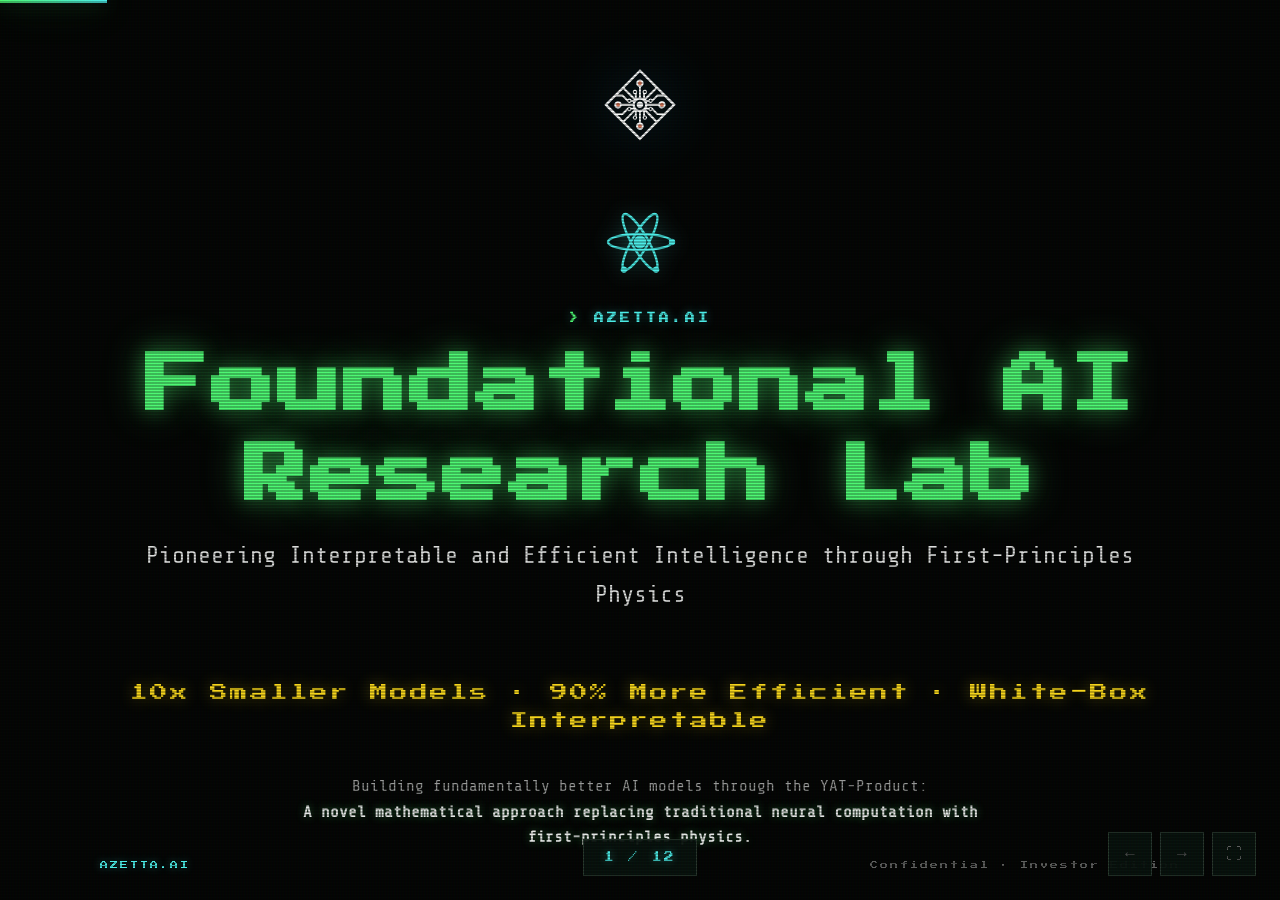
<file: website/index.html>
<!DOCTYPE html>
<html lang="en">

<head>
    <meta charset="UTF-8">
    <meta name="viewport" content="width=device-width, initial-scale=1.0">
    <title>Azetta.ai Investor Deck</title>
    <link rel="preconnect" href="https://fonts.googleapis.com">
    <link rel="preconnect" href="https://fonts.gstatic.com" crossorigin>
    <link
        href="https://fonts.googleapis.com/css2?family=Inter:wght@300;400;500;600;700;800;900&family=Press+Start+2P&family=Share+Tech+Mono&display=swap"
        rel="stylesheet">
    <link rel="stylesheet" href="styles.css">
</head>

<body>

    <div class="deck-container" id="deck">
        <div class="progress-bar" id="progressBar"></div>

        <!-- Controls -->
        <div class="controls">
            <button class="btn" onclick="prevSlide()" title="Previous (←)">←</button>
            <button class="btn" onclick="nextSlide()" title="Next (→)">→</button>
            <button class="btn" onclick="toggleFullScreen()" title="Fullscreen (F)">⛶</button>
        </div>

        <div class="slide-counter" id="slideCounter">1 / 11</div>

        <!-- Slide 1: Title -->
        <div class="slide invert active">
            <div class="content-wrapper" style="text-align: center;">
                <svg width="120" height="120" viewBox="0 0 512 512" role="img" aria-label="Azetta.ai Logo"
                    style="margin-bottom: 24px; filter: drop-shadow(0 0 30px rgba(14, 165, 233, 0.4));">
                    <title>Azetta.ai Logo</title>
                    <path fill="#FCFCFC" transform="scale(0.5 0.5)"
                        d="M511.513 171.769C514.089 172.418 540.136 199.44 544.062 203.416L583.687 242.986L753.262 412.478L796.535 455.334C801.942 460.768 811.812 470.142 816.115 475.808C813.287 480.222 802.346 490.027 797.826 494.575L747.936 544.362L581.976 710.245C558.923 733.284 535.372 756.424 512.62 779.701C510.199 779.03 502.181 770.791 499.724 768.379L293.195 562.264L233.352 502.453C227.447 496.46 212.251 481.602 208.052 475.746C210.615 472.312 215.934 467.225 219.125 464.028C226.592 456.569 234.109 449.16 241.678 441.804L306.749 376.916L511.513 171.769ZM380.733 330.515C388.967 340.869 406.707 356.876 416.589 366.728L447.505 397.715C453.894 404.12 460.947 411.437 467.65 417.334L468 386.018C462.056 384.674 457.63 383.284 453.947 377.759C450.933 373.238 449.727 366.148 451.103 360.895C452.357 356.167 455.516 352.171 459.826 349.859C464.469 347.34 469.977 347 474.984 348.584C479.718 350.037 483.678 353.316 485.987 357.697C490.61 366.607 486.298 371.482 484.481 379.454C483.834 382.293 484.291 390.325 484.324 393.66L484.587 418.71C491.913 415.424 495.518 414.639 503.417 413.346C503.328 383.784 503.039 353.141 503.642 323.651C495.875 322.016 488.653 316.23 484.371 309.655C479.863 302.645 478.284 294.148 479.972 285.986C483.476 269.333 498.753 260.199 515.121 261.129C549.955 266.635 553.999 312.354 519.74 323.54C519.393 332.647 519.435 342.447 519.566 351.597C519.861 372.124 519.219 392.975 519.721 413.464C526.628 414.023 532.52 416.298 538.932 418.808C537.832 407.723 539.266 392.898 538.385 381.441C537.821 374.103 533.765 371.848 533.989 365.448C534.171 361.4 535.618 357.51 538.127 354.328C544.524 346.275 557.183 344.513 565.151 351.281C569.027 354.588 571.432 359.298 571.839 364.377C572.258 369.778 570.416 375.111 566.754 379.103C563.208 383.038 559.898 384.423 554.989 385.731C554.768 395.738 554.449 407.123 554.86 417.068C562.204 411.838 575.159 398.367 582.08 391.456L623.064 350.731C628.724 345.123 637.827 335.569 643.424 330.593C632.642 318.883 514.551 199.792 511.269 198.834L411.052 299.738C400.915 309.94 390.973 320.473 380.733 330.515ZM519.633 627.314C528.326 630.106 536.004 634.888 540.162 643.285C552.872 668.95 527.883 697.046 500.77 687.948C473.863 678.919 470.807 641.93 496.51 629.842C498.679 628.819 500.929 628.13 503.216 627.394C503.396 609.588 503.453 591.781 503.389 573.974C503.389 562.829 503.733 548.781 503.016 537.874C495.582 536.367 491.614 535.2 484.448 532.449C484.397 545.102 484.223 557.836 484.434 570.481C484.528 576.102 488.456 579.871 487.97 586.446C486.704 603.555 465.717 611.152 454.424 597.597C451.146 593.635 449.657 588.492 450.311 583.392C451.599 573.112 459.425 568.919 468.158 565.999C468.761 556.224 468.362 543.193 468.315 533.141L415.432 586.778L393.483 608.717C389.625 612.588 384.118 617.866 380.716 621.973L467.98 709.312C482.483 723.774 497.761 738.595 511.9 753.323C526.709 737.7 542.642 722.434 557.912 707.239L628.82 636.451C632.634 632.693 639.643 625.34 643.471 622.148C632.592 610.089 616.55 595.448 604.625 583.706C587.765 566.831 571.058 549.803 554.508 532.623C554.604 542.985 554.455 554.987 554.977 565.19C566.994 569.763 577.366 578.618 570.996 592.817C568.816 597.691 564.749 601.469 559.729 603.286C548.295 607.298 537.844 600.474 534.978 589.294C532.939 581.342 538.182 577.574 538.58 570.079C538.87 557.555 538.416 544.779 538.51 532.242C531.881 535.271 527.314 536.802 520.1 537.848C519.124 542.621 519.515 560.957 519.519 566.982L519.633 627.314ZM587.054 452.343C581.576 451.863 576.111 451.983 570.612 451.999C571.986 457.177 573.559 462.904 574.554 468.135L633.702 468.06C644.688 468.067 657.224 467.775 668.047 468.216C671.406 458.714 675.334 452.099 684.89 447.556C692.667 443.91 701.579 443.523 709.643 446.482C717.824 449.543 724.965 456.382 728.475 464.374C731.542 471.425 731.66 479.41 728.804 486.548C722.052 503.191 702.815 512.581 685.788 505.091C675.94 500.759 671.755 494.062 667.811 484.461L588.805 484.483C584.088 484.434 578.906 484.487 574.231 484.248C573.078 489.616 571.722 494.937 570.165 500.202C575.523 500.703 581.263 500.518 586.669 500.477C607.074 481.936 616.241 499.42 629.8 513.218L664.329 547.67L715.74 548.012C719.614 545.447 729.287 535.603 733.157 531.806C745.266 519.974 757.255 508.021 769.122 495.948C773.301 491.716 785.859 479.771 789.069 475.853C765.012 451.791 742.161 428.229 717.626 404.603C706.456 404.512 695.285 404.481 684.115 404.509C678.028 404.507 670.069 404.285 664.108 404.615L629.162 439.562C615.943 453.008 606.778 470.144 587.054 452.343ZM234.892 475.69C237.702 479.462 242.437 483.803 245.867 487.185L263.244 504.307L291.17 531.975C296.252 537.046 302.124 543.243 307.344 548.029C324.448 548.128 341.552 548.117 358.656 547.995C371.039 536.81 382.46 524.335 394.366 512.66C400.027 507.108 405.509 499.307 412.071 495.059C420.93 489.323 430.503 493.908 436.935 500.643L452.818 500.613L449.722 484.431L379.75 484.366C371.79 484.376 363.57 484.279 355.632 484.433C351.798 494.182 346.419 501.05 336.474 505.281C329.02 508.464 320.6 508.523 313.102 505.444C286.453 494.284 285.314 457.841 313.017 447.211C329.18 441.01 348.185 448.253 354.589 464.811C355.011 465.919 355.421 467.031 355.818 468.149C385.944 467.699 418.747 467.588 448.915 468.03C450.285 462.496 451.825 457.152 453.211 451.691C447.603 452.179 441.759 451.548 435.756 452.06C428.659 458.441 421.013 463.835 411.234 457.195C404.588 452.683 399.53 445.209 393.644 439.743C382.187 428.317 370.88 416.303 359.203 405.139C351.402 404.165 338.571 404.489 330.266 404.49C323.875 404.491 312.874 404.108 306.802 404.505C293.152 416.475 276.988 434.195 263.603 446.966C257.266 453.013 239.66 469.882 234.892 475.69ZM353.303 594.85C358.202 599.526 363.572 605.229 368.282 610.17C386.027 593.674 405.116 573.103 422.445 555.907L447.306 531.233C451.496 527.051 457.772 521.224 461.15 516.571C454.132 516.505 445.752 516.259 438.848 516.652C436.233 522.222 433.128 526.866 427.016 529.218C422.319 531.024 417.083 530.804 412.553 528.612C410.047 527.386 408.418 525.747 406.654 523.647C402.256 526.827 397.922 531.89 393.965 535.701C384.853 544.477 374.906 555.972 365.394 564.101C354.841 564.781 332.136 563.354 323.908 564.79C326.821 568.531 331.523 572.939 334.971 576.38C341.133 582.485 347.244 588.642 353.303 594.85ZM699.628 564.5C691.948 564.357 664.992 564.907 659.769 563.883C655.06 562.959 629.942 536.427 625.713 532.037C622.931 529.112 620.121 526.213 617.284 523.341C603.914 535.189 592.392 531.905 584.506 516.54C577.431 516.463 569.505 516.216 562.51 516.553C565.207 520.88 580.752 535.017 585.731 540.053L621.96 576.524C632.448 587.203 644.225 599.578 655.233 609.575C663.687 601.618 673.502 592.168 681.505 583.763C686.617 578.426 695.204 570 699.628 564.5ZM556.275 594.049C560.922 592.635 563.537 587.717 562.111 583.074C560.685 578.432 555.759 575.83 551.121 577.269C546.5 578.702 543.911 583.604 545.331 588.229C546.752 592.854 551.647 595.457 556.275 594.049ZM426.075 504.41C422.446 503.072 421.37 502.626 417.389 503.125C414.655 504.802 412.55 506.622 411.657 509.883C411.125 511.839 411.422 513.928 412.476 515.658C415.212 520.223 419.274 520.072 423.823 519.944C431 515.87 431.49 510.401 426.075 504.41ZM604.814 449.423C607.991 448.623 610.477 446.151 611.294 442.978C612.111 439.805 611.128 436.439 608.733 434.204C606.337 431.97 602.911 431.223 599.803 432.258C595.238 433.778 592.693 438.636 594.041 443.254C595.39 447.872 600.148 450.597 604.814 449.423ZM471.274 594.169C476.006 592.789 478.712 587.823 477.307 583.099C475.902 578.374 470.922 575.694 466.206 577.124C461.523 578.543 458.867 583.478 460.262 588.168C461.656 592.857 466.578 595.539 471.274 594.169ZM471.264 375.069C474.421 374.205 476.858 371.693 477.626 368.511C478.394 365.329 477.372 361.982 474.957 359.773C472.542 357.563 469.117 356.842 466.016 357.889C463.163 358.853 460.983 361.181 460.208 364.09C459.433 366.999 460.167 370.103 462.163 372.358C464.432 374.922 467.961 375.973 471.264 375.069ZM552.586 357.278C549.381 357.647 546.635 359.741 545.43 362.733C544.225 365.726 544.755 369.139 546.81 371.626C548.865 374.113 552.116 375.276 555.282 374.657C559.921 373.751 563.015 369.342 562.291 364.671C561.566 360.001 557.282 356.737 552.586 357.278ZM460.822 434.943C431.739 404.348 398.701 372.465 368.695 342.573C360.207 349.983 350.536 360.406 342.335 368.427C337.469 373.187 327.069 383.327 323.358 388.273C334.071 388.271 354.176 387.704 364.088 388.561C368.732 391.332 372.14 395.611 376.1 399.135C386.112 408.046 396.119 420.073 405.914 428.754C411.906 423.877 413.534 422.277 421.284 421.756C431.251 422.924 434.323 426.882 439.258 434.961C446.648 435.129 453.428 435.234 460.822 434.943ZM418.651 432.24C415.516 432.908 412.992 435.227 412.062 438.295C411.132 441.362 411.944 444.692 414.18 446.989C416.416 449.285 419.724 450.184 422.815 449.335C427.406 448.075 430.162 443.391 429.036 438.765C427.909 434.14 423.308 431.248 418.651 432.24ZM599.136 503.195C594.618 505.066 592.453 510.231 594.289 514.764C596.124 519.298 601.272 521.503 605.82 519.703C610.419 517.884 612.654 512.665 610.798 508.081C608.942 503.496 603.706 501.303 599.136 503.195ZM601.121 422.032C608.35 422.268 611.963 423.843 617.462 428.739L643.704 402.449C647.16 399 654.692 391.234 658.348 388.658C672.255 387.911 686.549 388.753 700.389 387.989C688.373 372.991 668.753 356.882 655.73 341.971C651.434 345.359 645.219 351.951 641.122 356.011L610.853 386.353C599.886 397.063 588.976 407.829 578.121 418.651C573.01 423.716 566.304 429.769 561.893 435.123C569.397 435.222 576.758 434.935 584.254 434.644C588.73 426.737 591.667 423.463 601.121 422.032ZM505.827 432.71C482.031 435.872 465.249 457.649 468.255 481.465C471.261 505.281 492.928 522.206 516.763 519.356C540.821 516.479 557.937 494.567 554.903 470.529C551.869 446.491 529.845 429.518 505.827 432.71Z">
                    </path>
                    <path fill="#FCFCFC" transform="scale(0.5 0.5)"
                        d="M508.211 448.197C523.484 446.355 537.377 457.197 539.302 472.46C541.227 487.723 530.461 501.674 515.209 503.682C499.839 505.706 485.756 494.839 483.816 479.458C481.876 464.077 492.82 450.054 508.211 448.197Z">
                    </path>
                    <path fill="#D87455" transform="scale(0.5 0.5)"
                        d="M510.312 641.198C519.589 640.578 527.625 647.567 528.297 656.84C528.969 666.113 522.025 674.188 512.756 674.912C503.413 675.642 495.26 668.631 494.582 659.284C493.905 649.937 500.961 641.823 510.312 641.198Z">
                    </path>
                    <path fill="#D87455" transform="scale(0.5 0.5)"
                        d="M510.054 276.055C519.201 275.248 527.288 281.967 528.173 291.107C529.057 300.247 522.407 308.391 513.274 309.353C504.032 310.326 495.768 303.578 494.873 294.328C493.979 285.077 500.796 276.871 510.054 276.055Z">
                    </path>
                    <path fill="#D87455" transform="scale(0.5 0.5)"
                        d="M324.255 459.601C333.473 459.315 341.175 466.561 341.451 475.78C341.728 484.999 334.474 492.693 325.255 492.961C316.049 493.228 308.367 485.986 308.091 476.78C307.815 467.574 315.049 459.885 324.255 459.601Z">
                    </path>
                    <path fill="#D87455" transform="scale(0.5 0.5)"
                        d="M694.942 460.041C703.924 457.821 712.997 463.336 715.16 472.332C717.324 481.327 711.752 490.365 702.744 492.472C693.814 494.561 684.873 489.049 682.729 480.133C680.584 471.217 686.04 462.242 694.942 460.041Z">
                    </path>
                </svg>
                <!-- Logo Row: Azetta + Cosma Atom -->
                <div class="logo-row">
                    <!-- Azetta Company Logo (already above, but we'll add atom icon here) -->
                    <svg class="atom-icon" width="80" height="80" viewBox="0 0 100 100" fill="none"
                        style="color: var(--secondary);">
                        <circle cx="50" cy="50" r="8" fill="currentColor" />
                        <ellipse cx="50" cy="50" rx="40" ry="10" stroke="currentColor" stroke-width="3"
                            transform="rotate(0 50 50)" />
                        <ellipse cx="50" cy="50" rx="40" ry="10" stroke="currentColor" stroke-width="3"
                            transform="rotate(60 50 50)" />
                        <ellipse cx="50" cy="50" rx="40" ry="10" stroke="currentColor" stroke-width="3"
                            transform="rotate(120 50 50)" />
                        <circle cx="90" cy="50" r="4" fill="currentColor" transform="rotate(0 50 50)" />
                        <circle cx="90" cy="50" r="4" fill="currentColor" transform="rotate(60 50 50)" />
                        <circle cx="90" cy="50" r="4" fill="currentColor" transform="rotate(120 50 50)" />
                    </svg>
                </div>
                <h3 style="margin-bottom: 16px;">Azetta.ai</h3>
                <h1 style="font-size: clamp(2.5rem, 5vw, 4rem); margin-bottom: 16px;">Foundational AI Research Lab</h1>
                <h2 style="font-size: clamp(1.1rem, 2vw, 1.5rem); font-weight: 400; opacity: 0.9; margin-bottom: 32px;">
                    Pioneering Interpretable and Efficient Intelligence through First-Principles Physics</h2>
                <div class="tagline" style="font-size: 1.1rem; margin-bottom: 16px;">
                    10x Smaller Models · 90% More Efficient · White-Box Interpretable
                </div>
                <p
                    style="font-size: 1rem; color: rgba(255,255,255,0.6); max-width: 700px; margin: 24px auto 0; line-height: 1.6;">
                    Building fundamentally better AI models through the YAT-Product:<br>
                    <strong style="color: rgba(255,255,255,0.9);">A novel mathematical approach replacing traditional neural computation with first-principles physics.</strong>
                </p>
            </div>
            <div class="footer">
                <span class="logo">AZETTA.AI</span>
                <span>Confidential · Investor Edition</span>
            </div>
        </div>

        <!-- Slide 2: Problem - The Scaling Impasse -->
        <div class="slide">
            <div class="content-wrapper">
                <h3>The Problem</h3>
                <h1>The Scaling Impasse</h1>
                <h2>Current deep learning methodologies prioritize scaling size above all else. This "brute force" approach has fundamental limitations.</h2>

                <div class="feature-grid" style="margin-top: 48px;">
                    <div class="feature-card">
                        <h4>Bloated Architectures</h4>
                        <p>Models that are prohibitively expensive to train and deploy. Scaling requires exponentially more compute and memory.</p>
                    </div>
                    <div class="feature-card">
                        <h4>Non-Determinism</h4>
                        <p>Unpredictable outputs that lack a rigorous causal framework. Emergent behaviors are difficult to explain or control.</p>
                    </div>
                    <div class="feature-card">
                        <h4>The "Black Box" Effect</h4>
                        <p>Uninterpretable model behavior necessitates costly "human-in-the-loop" intervention to reason through outputs and validate decisions.</p>
                    </div>
                </div>

                <div class="highlight-box">
                    <strong>The Core Issue:</strong> Traditional neural networks rely on dot-product operations that require clipping functions (like ReLU) to add non-linearity, leading to uninterpretable entanglement and information loss.
                </div>
            </div>
            <div class="footer">
                <span class="logo">AZETTA.AI</span>
                <span>Confidential</span>
            </div>
        </div>

        <!-- Slide 3: Secondary Challenge - Infrastructure -->
        <div class="slide">
            <div class="content-wrapper">
                <h3>Secondary Challenge</h3>
                <h1>Infrastructure Costs</h1>
                <h2>While building better AI models, we discovered that current vector databases create deployment bottlenecks—<strong class="accent"><span class="concept"
                            data-concept="linear-ram">linear RAM</span></strong> requirements cause costs to explode at scale.
                </h2>

                <div class="metric-row" style="margin-top: 48px;">
                    <div class="metric-card">
                        <h4>~3TB</h4>
                        <div class="label">RAM Required</div>
                        <div class="sublabel">For 1 Billion Vectors</div>
                    </div>
                    <div class="metric-card">
                        <h4>>$15K</h4>
                        <div class="label">Monthly Cost</div>
                        <div class="sublabel">Just to hold the index</div>
                    </div>
                    <div class="metric-card">
                        <h4><span class="concept" data-concept="linear-ram">O(N)</span></h4>
                        <div class="label">Memory Scaling</div>
                        <div class="sublabel">Linear with data size</div>
                    </div>
                </div>

                <div class="highlight-box">
                    <strong><span class="concept" data-concept="three-taxes">The Three Taxes</span> of <span
                            class="concept" data-concept="hnsw">HNSW</span>:</strong>
                    <strong style="margin-left: 24px;">1. Write Tax</strong> (30–50% CPU burn) ·
                    <strong>2. Memory Tax</strong> (RAM cliff) ·
                    <strong>3. Mutability Tax</strong> (re-indexing downtime)
                </div>
            </div>
            <div class="footer">
                <span class="logo">AZETTA.AI</span>
                <span>Confidential</span>
            </div>
        </div>

        <!-- Slide 4: The Solution - YAT-Product -->
        <div class="slide" id="yatProductSlide">
            <div class="content-wrapper" style="max-height: 100%; overflow-y: auto; padding-right: 20px;">
                <h3>The Solution</h3>
                <h1 style="font-size: clamp(2rem, 4vw, 2.5rem);">YAT-Product Mathematical Foundation</h1>
                <h2 style="font-size: clamp(1rem, 2vw, 1.3rem);">Replacing the standard dot-product with the <strong>First-Principled Gravitational Mercer Kernel</strong></h2>

                <div class="split-col" style="margin-top: 24px; gap: 20px;">
                    <div class="feature-card" style="padding: 16px;">
                        <h4 style="font-size: 1rem; margin-bottom: 8px;">Standard Deep Learning</h4>
                        <p style="font-size: 0.85rem; margin-bottom: 8px;">Traditional networks rely on:</p>
                        <div style="font-family: 'Share Tech Mono', monospace; font-size: 1rem; margin: 8px 0; padding: 12px; background: rgba(14, 165, 233, 0.1); border-radius: 4px;">
                            y = σ(w · x + b)
                        </div>
                        <p style="font-size: 0.8rem; line-height: 1.4;">Anti-parallel vectors punished (-1), orthogonal vectors 0. ReLU clips negative values, leading to <strong>uninterpretable entanglement</strong>.</p>
                    </div>
                    <div class="feature-card" style="padding: 16px;">
                        <h4 style="font-size: 1rem; margin-bottom: 8px;">The YAT-Product Approach</h4>
                        <p style="font-size: 0.85rem; margin-bottom: 8px;">Unifies directional alignment and spatial proximity:</p>
                        <div style="font-family: 'Share Tech Mono', monospace; font-size: 1rem; margin: 8px 0; padding: 12px; background: rgba(14, 165, 233, 0.1); border-radius: 4px;">
                            K<sub>ⵟ</sub>(w, x) = ⟨w, x⟩ / (‖w − x‖² + ϵ)
                        </div>
                        <p style="font-size: 0.8rem; line-height: 1.4;"><strong>Intrinsic non-linearity</strong> without clipping. Fully interpretable latent space.</p>
                    </div>
                </div>

                <div class="feature-grid" style="margin-top: 24px; grid-template-columns: 1fr 1fr; gap: 16px;">
                    <div class="feature-card" style="padding: 16px;">
                        <h4 style="font-size: 0.95rem; margin-bottom: 8px;">Validated Results (Vision Tasks)</h4>
                        <div style="font-size: 0.8rem; line-height: 1.5;">
                            <p style="margin: 4px 0;"><strong>CIFAR-100:</strong> +2.68%</p>
                            <p style="margin: 4px 0;"><strong>STL-10:</strong> +2.49%</p>
                            <p style="margin: 4px 0;"><strong>Tiny-ImageNet:</strong> +2.45%</p>
                            <p style="margin: 4px 0;"><strong>ImageNet-1K:</strong> +1.11%</p>
                            <p style="margin: 8px 0 4px 0; color: var(--primary);"><strong>✓ VALIDATED</strong></p>
                        </div>
                    </div>
                    <div class="feature-card" style="padding: 16px;">
                        <h4 style="font-size: 0.95rem; margin-bottom: 8px;">Language Model Results</h4>
                        <div style="font-size: 0.8rem; line-height: 1.5;">
                            <p style="margin: 4px 0;"><strong>AetherGPT:</strong> Competitive vs GPT-2</p>
                            <p style="margin: 4px 0;"><strong>Projected:</strong> 100M params = 500M+ performance</p>
                            <p style="margin: 4px 0;"><strong>Efficiency:</strong> 90% more efficient (projected)</p>
                            <p style="margin: 4px 0;"><strong>Interpretable:</strong> White-box design</p>
                            <p style="margin: 8px 0 4px 0; color: var(--accent);"><strong>STATUS:</strong> Small-scale validated. Requires GPU for large-scale.</p>
                        </div>
                    </div>
                </div>

                <div class="highlight-box" style="margin-top: 20px; padding: 12px; font-size: 0.85rem; line-height: 1.5;">
                    <strong>Research Collaboration:</strong> ICML submission with Prof. Krzysztof Choromanski (Google DeepMind & Columbia). YAT-Product enables: Omnilingual embeddings, Cosma DB vector search, Periodica interpretability suite.
                </div>

                <div class="highlight-box" style="margin-top: 12px; padding: 12px; font-size: 0.85rem; line-height: 1.5;">
                    <strong>Aether Framework:</strong> AetherGPT (YatFormer) with Yat-Attention and NMN layers achieves competitive performance vs GPT-2 with fewer parameters. Code on <a href="https://pypi.org/project/nmn/" target="_blank" style="color: var(--primary); text-decoration: underline;">pypi.org</a> and <a href="https://arxiv.org/search/cs?searchtype=author&query=Bouhsine%2C+T" target="_blank" style="color: var(--primary); text-decoration: underline;">arXiv</a>.
                </div>
            </div>
            <div class="footer">
                <span class="logo">AZETTA.AI</span>
                <span>Confidential · Core Innovation</span>
            </div>
        </div>

        <!-- Slide 5: Application 1 - Cosma DB -->
        <div class="slide" id="cvdInnovationSlide">
            <div class="content-wrapper">
                <h3>Application 1</h3>
                <h1>Cosma DB</h1>
                <h2>High-performance vector database <strong class="accent">enabled by YAT-Product embeddings</strong></h2>

                <div class="highlight-box" style="margin-bottom: 32px;">
                    <strong>Foundation:</strong> Cosma DB's architecture is possible because YAT-Product embeddings have specific geometric properties that enable structure-free indexing.
                </div>

                <div class="feature-grid" style="margin-top: 40px;">
                    <div class="feature-card" style="position: relative; padding-top: 100px;">
                        <canvas id="cvdStructureFreeCanvas" width="200" height="80"
                            style="position: absolute; top: 16px; left: 50%; transform: translateX(-50%);"></canvas>
                        <h4><span class="concept" data-concept="structure-free">Structure-Free Indexing</span></h4>
                        <p>YAT-Product's mathematical properties enable <em><span class="concept" data-concept="direct-storage">Direct-Storage
                                    Traversal</span></em>, decoupling semantic precision from RAM-heavy
                            graph structures.</p>
                    </div>
                    <div class="feature-card" style="position: relative; padding-top: 100px;">
                        <canvas id="cvdDeterministicCanvas" width="200" height="80"
                            style="position: absolute; top: 16px; left: 50%; transform: translateX(-50%);"></canvas>
                        <h4><span class="concept" data-concept="deterministic-latency">Deterministic Latency</span></h4>
                        <p>Eliminates the "jitter" and probabilistic variance inherent in <span class="concept"
                                data-concept="hnsw">HNSW</span> algorithms.</p>
                    </div>
                    <div class="feature-card" style="position: relative; padding-top: 100px;">
                        <canvas id="cvdZeroBuildCanvas" width="200" height="80"
                            style="position: absolute; top: 16px; left: 50%; transform: translateX(-50%);"></canvas>
                        <h4><span class="concept" data-concept="zero-build">O(1) Indexing</span></h4>
                        <p>Data is searchable in <strong>milliseconds</strong>, not hours. No <span class="concept"
                                data-concept="hnsw">HNSW</span> rebuild phases.
                            Critical for real-time RAG applications.</p>
                    </div>
                </div>

                <div class="highlight-box" style="margin-top: 32px;">
                    <strong>Status:</strong> Architecture designed. Theoretical complexity validated. Requires production-scale benchmarking.
                </div>
            </div>
            <div class="footer">
                <span class="logo">AZETTA.AI</span>
                <span>Confidential</span>
            </div>
        </div>

        <!-- Slide 6: Application 2 - Omnilingual -->
        <div class="slide" id="coemInnovationSlide">
            <div class="content-wrapper">
                <h3>Application 2</h3>
                <h1>Omnilingual</h1>
                <h2>Multilingual embedding models within <strong>unified YAT-Product latent space</strong></h2>

                <div class="feature-grid" style="margin-top: 40px;">
                    <div class="feature-card" style="position: relative; padding-top: 110px;">
                        <canvas id="coemProblemCanvas" width="280" height="90"
                            style="position: absolute; top: 16px; left: 50%; transform: translateX(-50%);"></canvas>
                        <h4>Unified Latent Space</h4>
                        <p>YAT-Product mathematics enables mapping <strong>100+ languages</strong> into a single vector space. No translation layers. No data silos. Direct cross-lingual semantic search.
                        </p>
                    </div>
                    <div class="feature-card" style="position: relative; padding-top: 110px;">
                        <canvas id="coemSolutionCanvas" width="280" height="90"
                            style="position: absolute; top: 16px; left: 50%; transform: translateX(-50%);"></canvas>
                        <h4>Training Approach</h4>
                        <p>Trained via <strong><span class="concept"
                                    data-concept="manifold-regularization">Manifold
                                    Regularization</span></strong> to preserve YAT-Product's geometric properties while learning multilingual representations.</p>
                    </div>
                </div>

                <div class="highlight-box" style="margin-top: 32px;">
                    <strong>Integrated Architecture:</strong>
                    YAT-Product is the foundation that enables both Omnilingual's efficient embeddings AND Cosma DB's structure-free search. All products stem from the same mathematical approach—creating technical barriers to replication. <strong>Strict <span class="concept" data-concept="trade-secret-ip">trade
                            secrets</span>, no patents, no public disclosure.</strong>
                </div>

                <div class="highlight-box" style="margin-top: 16px;">
                    <strong>Status:</strong> Training pipeline established. Requires scaling to 100+ languages with GPU infrastructure.
                </div>
            </div>
            <div class="footer">
                <span class="logo">AZETTA.AI</span>
                <span>Confidential</span>
            </div>
        </div>

        <!-- Slide 7: Application 3 - Periodica -->
        <div class="slide" id="periodicaInnovationSlide">
            <div class="content-wrapper">
                <h3>Application 3</h3>
                <h1>Periodica</h1>
                <h2>Full-interpretability suite for <strong>monitoring, explaining, and auditing</strong> Azetta AI deployments in safety-critical industries</h2>

                <div class="highlight-box" style="margin-bottom: 32px;">
                    <strong>Foundation:</strong> Leverages the white-box properties of YAT-Product to provide geometric auditing—mapping continuous neural representations to discrete, inspectable signatures.
                </div>

                <div class="feature-grid" style="margin-top: 40px;">
                    <div class="feature-card">
                        <h4>Geometric State Mapping</h4>
                        <p>Maps continuous vector representations to <strong>discrete signatures</strong> via orthant analysis. Provides a finite "periodic table" of <span style="background: #000; color: #f00; padding: 2px 6px; border: 1px solid #333; font-family: monospace;">[REDACTED]</span> possible states for any n-dimensional embedding space.</p>
                    </div>
                    <div class="feature-card">
                        <h4>Diagnostic Metrics</h4>
                        <p><strong>Effective Sparsity:</strong> Measures active dimensionality and feature selection.<br>
                        <strong>Subspace Saturation:</strong> Identifies "dead zones" in representation space.<br>
                        <strong>Boundary Stability:</strong> Quantifies robustness to adversarial perturbations.</p>
                    </div>
                    <div class="feature-card">
                        <h4>Safety-Critical Compliance</h4>
                        <p>Designed for industries requiring full model auditability: healthcare, finance, autonomous systems. Provides <strong>a priori coordinate systems</strong> for state space analysis without empirical probing.</p>
                    </div>
                </div>

                <div class="highlight-box" style="margin-top: 32px;">
                    <strong>Key Innovation:</strong> Unlike post-hoc interpretability tools (SHAP, LIME), Periodica provides <em>structural interpretability</em>—the geometric framework exists independent of model weights, enabling true white-box auditing of activation-free architectures.
                </div>

                <div class="highlight-box" style="margin-top: 16px;">
                    <strong>Status:</strong> Framework formalized and validated on MNIST (3-layer NMN). Paper in preparation. Requires scaling to production architectures.
                </div>
            </div>
            <div class="footer">
                <span class="logo">AZETTA.AI</span>
                <span>Confidential</span>
            </div>
        </div>

        <!-- Slide 8: Competitive Barriers -->
        <div class="slide">
            <div class="content-wrapper">
                <h3>Competitive Barriers</h3>
                <h1>Technical Replication Challenges</h1>
                <h2>Integrated architecture and trade secret strategy create barriers to entry.</h2>

                <div class="feature-grid" style="margin-top: 40px;">
                    <div class="feature-card">
                        <h4><span class="concept" data-concept="trade-secret-ip">Trade Secret IP</span></h4>
                        <p>YAT-Product training methodology, Cosma DB algorithm, and Omnilingual training pipeline are
                            <strong>strictly unpublished and private</strong>. No patents = no public disclosure.
                        </p>
                    </div>
                    <div class="feature-card">
                        <h4>Integrated Architecture</h4>
                        <p>All products (Omnilingual, Cosma DB, Periodica) stem from YAT-Product mathematics. Requires understanding the entire system, not individual components.</p>
                    </div>
                    <div class="feature-card">
                        <h4><span class="concept" data-concept="api-only">API-Only Access</span></h4>
                        <p>Newest production models accessible only through managed API. No model downloads, no architectural white papers for current systems.</p>
                    </div>
                </div>

                <div class="highlight-box">
                    <strong>Open Source Strategy:</strong> Only older AI models (early research implementations) are open-sourced for academic validation. Current production-scale models and training methodologies remain <strong>strictly unpublished and private</strong>. This follows the industry standard approach used by leading AI labs.
                </div>

                <div class="highlight-box" style="margin-top: 16px;">
                    <strong>Barrier Strength:</strong> Replication requires specialized expertise across kernel methods, multilingual NLP, and vector databases—plus successful model training at scale. Moat effectiveness contingent on validating production-scale performance.
                </div>
            </div>
            <div class="footer">
                <span class="logo">AZETTA.AI</span>
                <span>Confidential</span>
            </div>
        </div>

        <!-- Slide 9: Unit Economics -->
        <div class="slide">
            <div class="content-wrapper">
                <h3>Unit Economics</h3>
                <h1>Path to Profitability & Strategic Value</h1>
                <h2><strong>Foundational research lab with deep technical moats</strong> positioned for enterprise acquisition. Targeting <span class="concept" data-concept="ebitda">EBITDA</span>-positive by Year 4.</h2>

                <div class="metric-row">
                    <div class="metric-card">
                        <h4>$350K</h4>
                        <div class="label">Year 1 ARR (Projected)</div>
                        <div class="sublabel">Design Partners</div>
                    </div>
                    <div class="metric-card">
                        <h4>$18.7M</h4>
                        <div class="label">Year 3 ARR (Projected)</div>
                        <div class="sublabel">Enterprise Scale</div>
                    </div>
                    <div class="metric-card">
                        <h4>$2.3M</h4>
                        <div class="label"><span class="concept" data-concept="rev-per-employee">Rev / Employee</span> (Projected)
                        </div>
                        <div class="sublabel">Year 5 Target</div>
                    </div>
                </div>

                <div class="highlight-box" style="text-align: left;">
                    <strong>Dual Value Creation Strategy:</strong>
                    <div style="margin-top: 12px;">
                        <strong>1. Revenue Path:</strong> Design partner adoption → Enterprise deployment → API revenue<br>
                        <strong>2. Strategic Value:</strong> High-barrier technical IP (YAT-Product, Cosma DB, Omnilingual, Periodica) attracts enterprise acquirers seeking foundational AI capabilities
                    </div>
                </div>

                <div class="highlight-box" style="margin-top: 16px;">
                    <strong>Acquisition Appeal:</strong> Integrated architecture across embeddings, vector search, and interpretability creates defensible technical moats. Research lab model with proven mathematical foundations positions company as prime acquisition target for enterprises seeking proprietary AI infrastructure.
                </div>

                <div class="highlight-box" style="margin-top: 12px; text-align: center;">
                    <strong>Capital Efficiency:</strong> <span class="concept" data-concept="rev-per-employee">$2.3M revenue/head</span> (vs. SaaS avg $200K) · <strong>Gross Margin:</strong> 68% by Year 3 (projected)
                </div>
            </div>
            <div class="footer">
                <span class="logo">AZETTA.AI</span>
                <span>Confidential</span>
            </div>
        </div>

        <!-- Slide 8: Competitive Landscape -->
        <div class="slide">
            <div class="content-wrapper">
                <h3>Competitive Landscape</h3>
                <h1>The Category Definition</h1>
                <h2>Creating the <strong class="accent">Disk-Native</strong> category to kill the
                    <strong>RAM-Bound</strong> legacy.
                </h2>

                <div class="table-container">
                    <table>
                        <thead>
                            <tr>
                                <th>Competitor</th>
                                <th>Architecture</th>
                                <th>Scaling Constraint</th>
                                <th>Pricing Model</th>
                            </tr>
                        </thead>
                        <tbody>
                            <tr class="highlight-row">
                                <td>Cosma (Us)</td>
                                <td><span class="concept" data-concept="disk-native">Disk-Native</span> (<span
                                        class="concept" data-concept="o1-memory">O(1)</span>)</td>
                                <td>Disk I/O (Cheap)</td>
                                <td>Usage + <span class="concept" data-concept="at-cost-infra">At-Cost</span> Infra</td>
                            </tr>
                            <tr>
                                <td>Pinecone</td>
                                <td>Graph (<span class="concept" data-concept="hnsw">HNSW</span>)</td>
                                <td>RAM (<span class="concept" data-concept="linear-ram">O(N)</span>)</td>
                                <td>Markup on Infra</td>
                            </tr>
                            <tr>
                                <td>Milvus / Zilliz</td>
                                <td>Graph (<span class="concept" data-concept="hnsw">HNSW</span>)</td>
                                <td>RAM (2-3x Data Size)</td>
                                <td>vCU Consumption</td>
                            </tr>
                            <tr>
                                <td>Weaviate</td>
                                <td>Graph (<span class="concept" data-concept="hnsw">HNSW</span>)</td>
                                <td>RAM Capacity</td>
                                <td>Hybrid / Markup</td>
                            </tr>
                            <tr>
                                <td>pgvector</td>
                                <td><span class="concept" data-concept="hnsw">HNSW</span> Extension</td>
                                <td><span class="concept" data-concept="ram-cliff">RAM "Cliff"</span></td>
                                <td>Self-Hosted</td>
                            </tr>
                        </tbody>
                    </table>
                </div>
            </div>
            <div class="footer">
                <span class="logo">AZETTA.AI</span>
                <span>Confidential</span>
            </div>
        </div>

        <!-- Slide 9: Team -->
        <div class="slide">
            <div class="content-wrapper">
                <h3>The Team</h3>
                <h1>Founder-Market Fit</h1>
                <h2>Deep expertise in Kernel Methods, Distributed Systems, and Operations.</h2>

                <div class="team-grid">
                    <div class="team-card">
                        <div class="avatar">TB</div>
                        <h4>Taha Bouhsine</h4>
                        <div class="role">Co-Founder & CEO</div>
                        <p>Google Developer Expert (AI/ML). All-around engineer with deep expertise across AI, Software, EE, and ML.</p>
                        <div class="highlight">Research forms the mathematical foundation.</div>
                    </div>

                    <div class="team-card">
                        <div class="avatar">DS</div>
                        <h4>Douglas Seo</h4>
                        <div class="role">Co-Founder & CTO</div>
                        <p>UC Berkeley EECS. Built scalable scalable system architectures for production workloads (70k+ daily ops).</p>
                        <div class="highlight">AI/ML foundations meet product instinct.</div>
                    </div>

                    <div class="team-card">
                        <div class="avatar">JL</div>
                        <h4>Jose Miguel Luna</h4>
                        <div class="role">Technical Advisor</div>
                        <p>Technology strategist & product leader. Dual MS in AI/ML & MBA at Columbia. Engineering PM at Apple AI/ML. Former VP Product, Tech & Data at Meru. Schwarzman & LunaCap Scholar.</p>
                        <div class="highlight">Strategic technical guidance.</div>
                    </div>
                </div>

                <div class="highlight-box" style="margin-top: 32px;">
                    <strong>Research Collaboration:</strong> Conducted in collaboration with Professor Krzysztof Choromanski (Google DeepMind & Columbia University)
                </div>
            </div>
            <div class="footer">
                <span class="logo">AZETTA.AI</span>
                <span>Confidential</span>
            </div>
        </div>

        <!-- Slide 10: The Ask -->
        <div class="slide invert">
            <div class="content-wrapper" style="text-align: center;">
                <h3>The Ask</h3>
                <div class="ask-amount">$2M Pre-Seed</div>
                <div class="ask-runway">Minimum Check: $50K</div>

                <div class="ask-grid">
                    <div class="ask-section">
                        <h4>Use of Funds</h4>
                        <ul>
                            <li><strong>$1,000,000 (50%):</strong> 5 World-Class Machine Learning Engineers</li>
                            <li><strong>$700,000 (35%):</strong> GPU Compute and Infrastructure</li>
                            <li><strong>$300,000 (15%):</strong> Legal, Operations, and GTM Strategy</li>
                        </ul>
                    </div>
                    <div class="ask-section">
                        <h4>18-Month Milestones</h4>
                        <ul>
                            <li><strong>Tech:</strong> Train and benchmark 100M parameter YAT-Product model</li>
                            <li><strong>Validate:</strong> Confirm projected 10x efficiency and 90% inference gains</li>
                            <li><strong>Product:</strong> Launch Cosma DB alpha and Omnilingual beta</li>
                            <li><strong>Traction:</strong> $350K ARR through design partners (projected)</li>
                        </ul>
                    </div>
                </div>

                <div class="highlight-box" style="margin-top: 32px; text-align: left;">
                    <strong>Critical Need:</strong> This funding enables us to validate our mathematical approach at scale.
                    Current benchmarks are projections from smaller models. GPU infrastructure is required to prove production viability.
                </div>

                <div class="tagline" style="margin-top: 24px;">
                    Invest in Foundational AI Research.
                </div>
            </div>
            <div class="footer">
                <span class="logo">AZETTA.AI</span>
                <span>Confidential</span>
            </div>
        </div>

    </div>

    <script src="script.js"></script>
    <script src="concepts.js"></script>
</body>

</html>
</file>
<file: styles.css>
/* =====================================================================
   AZETTA AI — PITCH DECK DESIGN SYSTEM
   Terminal / CRT aesthetic — PRD content v1.0
   ===================================================================== */

@import url('https://fonts.googleapis.com/css2?family=Chakra+Petch:wght@400;500;600;700&family=IBM+Plex+Mono:wght@300;400;500;600&display=swap');

/* ── Design Tokens ─────────────────────────────────────────────────── */
:root {
  --bg:               #070a08;
  --bg-secondary:     #0b100b;
  --panel-bg:         rgba(12, 18, 14, 0.97);
  --primary:          #78c4a4;
  --primary-glow:     rgba(120, 196, 164, 0.08);
  --secondary:        #5ab5c8;
  --secondary-glow:   rgba(90, 181, 200, 0.08);
  --accent:           #c4a04a;
  --accent-glow:      rgba(196, 160, 74, 0.08);
  --red:              #c46464;
  --red-glow:         rgba(196, 100, 100, 0.08);
  --card-bg:          rgba(12, 18, 14, 0.97);
  --text:             #d8d8d8;
  --text-secondary:   #8a8a8a;
  --text-muted:       #525252;
  --border:           #222e26;
  --border-dim:       #161f19;
  --shadow:           0 0 20px rgba(120, 196, 164, 0.06);
  --transition:       all 0.35s steps(4);

  /* Spacing / layout */
  --slide-pad-x:      clamp(3rem, 6vw, 7rem);
  --slide-pad-y:      clamp(2rem, 4vh, 5rem);
  --card-gap:         20px;
  --radius:           0px; /* terminal = no border radius */
}

/* ── Reset ─────────────────────────────────────────────────────────── */
*, *::before, *::after { box-sizing: border-box; margin: 0; padding: 0; }

/* ── Body & CRT Effects ────────────────────────────────────────────── */
body {
  font-family: 'IBM Plex Mono', monospace;
  background: var(--bg);
  color: var(--text);
  min-height: 100vh;
  width: 100vw;
  overflow: hidden;
  display: flex;
  justify-content: center;
  align-items: center;
  line-height: 1.6;
  -webkit-font-smoothing: antialiased;
}

/* RGB fringing — very subtle */
body::before {
  content: '';
  position: fixed;
  inset: 0;
  pointer-events: none;
  z-index: 9999;
  background:
    linear-gradient(rgba(18, 16, 16, 0) 50%, rgba(0, 0, 0, 0.12) 50%),
    linear-gradient(90deg, rgba(255, 0, 0, 0.008), rgba(0, 255, 0, 0.006), rgba(0, 0, 255, 0.008));
  background-size: 100% 4px, 4px 100%;
}

/* Scanline sweep — barely visible */
body::after {
  content: '';
  position: fixed;
  width: 100%;
  height: 160px;
  z-index: 9998;
  background: linear-gradient(0deg,
    rgba(0,0,0,0) 0%,
    rgba(120, 196, 164,0.012) 50%,
    rgba(0,0,0,0) 100%);
  opacity: 0.5;
  bottom: 100%;
  animation: scanline 18s linear infinite;
  pointer-events: none;
}

@keyframes scanline {
  0%   { bottom: 100%; }
  100% { bottom: -120px; }
}

/* ── Deck Container ────────────────────────────────────────────────── */
#deck {
  width: 100vw;
  height: 100vh;
  position: relative;
  overflow: hidden;
  background: var(--bg);
}

/* Grid background — subtle */
#deck::before {
  content: '';
  position: absolute;
  inset: 0;
  background-image:
    linear-gradient(rgba(120, 196, 164, 0.012) 1px, transparent 1px),
    linear-gradient(90deg, rgba(120, 196, 164, 0.012) 1px, transparent 1px);
  background-size: 70px 70px;
  pointer-events: none;
  z-index: 0;
}

/* ── Progress Bar ──────────────────────────────────────────────────── */
#progress-bar {
  position: fixed;
  top: 0; left: 0;
  height: 3px;
  width: 0%;
  background: linear-gradient(90deg, var(--primary), var(--secondary));
  z-index: 1000;
  transition: width 0.4s steps(8);
  box-shadow: 0 0 10px var(--primary-glow);
}

/* ── Navigation ────────────────────────────────────────────────────── */
#nav {
  position: fixed;
  bottom: 1.6rem;
  right: 2rem;
  display: flex;
  align-items: center;
  gap: 0.75rem;
  z-index: 500;
}

.nav-btn {
  width: 2.2rem; height: 2.2rem;
  border: 1px solid var(--border);
  background: var(--panel-bg);
  color: var(--text-secondary);
  cursor: pointer;
  display: flex; align-items: center; justify-content: center;
  font-family: 'Chakra Petch', monospace;
  font-size: 0.8rem;
  font-weight: 600;
  outline: none;
  transition: var(--transition);
}
.nav-btn:hover {
  border-color: var(--primary);
  color: var(--primary);
  box-shadow: 0 0 12px var(--primary-glow);
}

#slide-counter {
  font-family: 'Chakra Petch', monospace;
  font-size: 0.7rem;
  font-weight: 500;
  color: var(--text-muted);
  letter-spacing: 0.1em;
  min-width: 4rem;
  text-align: center;
}

/* ── Key hint ──────────────────────────────────────────────────────── */
#key-hint {
  position: fixed;
  bottom: 1.6rem;
  left: 2rem;
  font-family: 'Chakra Petch', monospace;
  font-size: 0.6rem;
  font-weight: 500;
  color: rgba(82, 82, 82, 0.6);
  letter-spacing: 0.08em;
  z-index: 500;
  pointer-events: none;
}

/* ── Slides ────────────────────────────────────────────────────────── */
.slide {
  position: absolute;
  inset: 0;
  display: flex;
  flex-direction: column;
  justify-content: center;
  padding: var(--slide-pad-y) var(--slide-pad-x);
  opacity: 0;
  visibility: hidden;
  transform: translateX(20px);
  transition: all 0.4s steps(8);
  z-index: 1;
  overflow: hidden;
}

.slide.active {
  opacity: 1;
  visibility: visible;
  transform: translateX(0);
  z-index: 10;
}

.slide.exit {
  opacity: 0;
  visibility: hidden;
  transform: translateX(-20px);
}

/* ── Content entrance animation ────────────────────────────────────── */
.slide.active .content-wrapper > * {
  animation: slideIn 0.5s steps(8) forwards;
  opacity: 0;
}
.slide.active .content-wrapper > *:nth-child(1) { animation-delay: 0.08s; }
.slide.active .content-wrapper > *:nth-child(2) { animation-delay: 0.14s; }
.slide.active .content-wrapper > *:nth-child(3) { animation-delay: 0.20s; }
.slide.active .content-wrapper > *:nth-child(4) { animation-delay: 0.26s; }
.slide.active .content-wrapper > *:nth-child(5) { animation-delay: 0.32s; }
.slide.active .content-wrapper > *:nth-child(6) { animation-delay: 0.38s; }

@keyframes slideIn {
  from { opacity: 0; transform: translateX(-20px); }
  to   { opacity: 1; transform: translateX(0); }
}

/* Card stagger */
.slide.active .feature-grid .feature-card,
.slide.active .metric-row .metric-card,
.slide.active .team-grid .team-card,
.slide.active .card-grid .card-item,
.slide.active .implication-grid .impl-card {
  animation: cardFadeIn 0.4s steps(6) forwards;
  opacity: 0;
}
.slide.active .feature-grid .feature-card:nth-child(1),
.slide.active .metric-row .metric-card:nth-child(1),
.slide.active .team-grid .team-card:nth-child(1),
.slide.active .card-grid .card-item:nth-child(1),
.slide.active .implication-grid .impl-card:nth-child(1) { animation-delay: 0.22s; }
.slide.active .feature-grid .feature-card:nth-child(2),
.slide.active .metric-row .metric-card:nth-child(2),
.slide.active .team-grid .team-card:nth-child(2),
.slide.active .card-grid .card-item:nth-child(2),
.slide.active .implication-grid .impl-card:nth-child(2) { animation-delay: 0.30s; }
.slide.active .feature-grid .feature-card:nth-child(3),
.slide.active .metric-row .metric-card:nth-child(3),
.slide.active .team-grid .team-card:nth-child(3),
.slide.active .card-grid .card-item:nth-child(3),
.slide.active .implication-grid .impl-card:nth-child(3) { animation-delay: 0.38s; }
.slide.active .feature-grid .feature-card:nth-child(4),
.slide.active .implication-grid .impl-card:nth-child(4) { animation-delay: 0.46s; }
.slide.active .feature-grid .feature-card:nth-child(5),
.slide.active .implication-grid .impl-card:nth-child(5) { animation-delay: 0.54s; }
.slide.active .feature-grid .feature-card:nth-child(6),
.slide.active .implication-grid .impl-card:nth-child(6) { animation-delay: 0.62s; }

@keyframes cardFadeIn {
  from { opacity: 0; transform: translateY(15px); }
  to   { opacity: 1; transform: translateY(0); }
}

/* ── Content Wrapper ───────────────────────────────────────────────── */
.content-wrapper {
  max-width: 1300px;
  margin: 0 auto;
  width: 100%;
  position: relative;
  z-index: 2;
}

/* ── Typography ────────────────────────────────────────────────────── */
h1 {
  font-family: 'Chakra Petch', monospace;
  font-size: clamp(1.4rem, 2.8vw, 2.2rem);
  color: var(--primary);
  line-height: 1.5;
  margin-bottom: 0.75rem;
  letter-spacing: 2px;
  text-shadow: 0 0 10px var(--primary-glow);
}

h1.cover-title {
  font-size: clamp(2rem, 4.5vw, 3.8rem);
  text-shadow: 0 0 14px var(--primary-glow);
}

h2 {
  font-family: 'IBM Plex Mono', monospace;
  font-size: clamp(0.95rem, 1.4vw, 1.2rem);
  color: var(--text);
  font-weight: 400;
  margin-bottom: 1.5rem;
  line-height: 1.6;
}

h3 {
  font-family: 'Chakra Petch', monospace;
  font-size: clamp(0.85rem, 1.6vw, 1.1rem);
  color: var(--secondary);
  text-transform: uppercase;
  letter-spacing: 3px;
  font-weight: 600;
  margin-bottom: 1.2rem;
  display: inline-flex;
  align-items: center;
  gap: 10px;
  text-shadow: 0 0 6px var(--secondary-glow);
}

h3::before {
  content: '>';
  color: var(--primary);
  animation: blink 1.2s steps(2) infinite;
}

@keyframes blink {
  0%, 100% { opacity: 1; }
  50%       { opacity: 0.2; }
}

p, li {
  font-family: 'IBM Plex Mono', monospace;
  font-size: clamp(0.82rem, 1.1vw, 1rem);
  color: var(--text);
  line-height: 1.75;
  margin-bottom: 0.6rem;
}

ul { list-style: none; padding-left: 1.4rem; }

ul li { position: relative; padding-left: 0; }

ul li::before {
  content: '▸';
  position: absolute;
  left: -1.4rem;
  color: var(--primary);
}

strong {
  color: var(--primary);
  font-weight: 600;
  text-shadow: none;
}

strong.cyan { color: var(--secondary); text-shadow: none; }
strong.gold { color: var(--accent);    text-shadow: none; }
strong.red  { color: var(--red);       text-shadow: none; }

em {
  font-style: normal;
  color: var(--secondary);
}

/* ── Slide Header Label ─────────────────────────────────────────────── */
.slide-tag {
  font-family: 'Chakra Petch', monospace;
  font-size: 0.8rem;
  font-weight: 700;
  color: #ffffff;
  letter-spacing: 3px;
  text-transform: uppercase;
  margin-bottom: 0.6rem;
  display: block;
}

/* ── Feature Cards ──────────────────────────────────────────────────── */
.feature-grid {
  display: grid;
  grid-template-columns: repeat(3, 1fr);
  gap: var(--card-gap);
  margin-top: 1.5rem;
}

.feature-grid.cols-4 { grid-template-columns: repeat(4, 1fr); }
.feature-grid.cols-2 { grid-template-columns: repeat(2, 1fr); }

.feature-card {
  background: var(--panel-bg);
  padding: clamp(1rem, 2vw, 1.6rem);
  border: 1px solid var(--border);
  transition: var(--transition);
  position: relative;
  overflow: hidden;
}

/* Corner brackets */
.feature-card::before,
.feature-card::after {
  content: '';
  position: absolute;
  width: 8px; height: 8px;
  border: 1px solid var(--secondary);
}
.feature-card::before { top: -1px; left: -1px; border-right: none; border-bottom: none; }
.feature-card::after  { bottom: -1px; right: -1px; border-left: none; border-top: none; }

.feature-card:hover {
  border-color: var(--primary);
  box-shadow: 0 0 12px var(--primary-glow);
  transform: translateY(-2px);
}

.feature-card h4 {
  font-family: 'Chakra Petch', monospace;
  font-size: 0.8rem;
  font-weight: 700;
  color: var(--secondary);
  margin-bottom: 0.8rem;
  letter-spacing: 1px;
  text-shadow: none;
  line-height: 1.5;
}

.feature-card h4.green { color: var(--primary); text-shadow: none; }
.feature-card h4.gold  { color: var(--accent);  text-shadow: none; }
.feature-card h4.red   { color: var(--red);     text-shadow: none; }

.feature-card p {
  font-size: clamp(0.78rem, 1vw, 0.9rem);
  color: var(--text-secondary);
  margin: 0;
  line-height: 1.7;
}

.feature-card .card-tag {
  display: inline-block;
  margin-top: 0.8rem;
  font-family: 'Chakra Petch', monospace;
  font-size: 0.38rem;
  color: var(--primary);
  border: 1px solid var(--border);
  padding: 0.25rem 0.5rem;
  letter-spacing: 1px;
}

.feature-card .card-tag.red  { color: var(--red);     border-color: var(--red); }
.feature-card .card-tag.cyan { color: var(--secondary); border-color: var(--secondary); }

/* ── Metric Cards ───────────────────────────────────────────────────── */
.metric-row {
  display: grid;
  grid-template-columns: repeat(3, 1fr);
  gap: var(--card-gap);
  margin-top: 1.5rem;
}
.metric-row.cols-4 { grid-template-columns: repeat(4, 1fr); }

.metric-card {
  background: var(--panel-bg);
  padding: clamp(1rem, 2.5vh, 2rem) clamp(0.8rem, 1.5vw, 1.5rem);
  text-align: center;
  border: 1px solid var(--border);
  position: relative;
  transition: var(--transition);
}

.metric-card::before,
.metric-card::after {
  content: '';
  position: absolute;
  width: 10px; height: 10px;
  border: 1px solid var(--secondary);
}
.metric-card::before { top: -1px; left: -1px; border-right: none; border-bottom: none; }
.metric-card::after  { bottom: -1px; right: -1px; border-left: none; border-top: none; }

.metric-card:hover {
  border-color: var(--primary);
  box-shadow: 0 0 12px var(--primary-glow);
}

.metric-card .metric-value {
  font-family: 'Chakra Petch', monospace;
  font-size: clamp(1.2rem, 2.5vw, 2rem);
  color: var(--primary);
  margin-bottom: 0.6rem;
  text-shadow: 0 0 8px var(--primary-glow);
  line-height: 1.2;
}

.metric-card .metric-value.cyan { color: var(--secondary); text-shadow: 0 0 8px var(--secondary-glow); }
.metric-card .metric-value.gold { color: var(--accent);    text-shadow: 0 0 8px var(--accent-glow); }
.metric-card .metric-value.red  { color: var(--red);       text-shadow: 0 0 8px var(--red-glow); }

.metric-card .metric-label {
  font-family: 'Chakra Petch', monospace;
  font-size: 0.65rem;
  font-weight: 600;
  color: var(--secondary);
  text-transform: uppercase;
  letter-spacing: 2px;
  margin-bottom: 0.4rem;
  line-height: 1.6;
  opacity: 0.85;
}

.metric-card .metric-sub {
  font-size: 0.75rem;
  color: var(--text-muted);
  line-height: 1.5;
}

/* ── Highlight Box ──────────────────────────────────────────────────── */
.highlight-box {
  background: rgba(120, 196, 164, 0.04);
  border: 1px solid var(--border);
  border-left: 3px solid var(--primary);
  padding: clamp(0.8rem, 1.5vw, 1.2rem) clamp(1rem, 2vw, 1.6rem);
  margin-top: 2.5rem;
  font-size: clamp(0.8rem, 1.1vw, 0.95rem);
  line-height: 1.35;
  position: relative;
}

.highlight-box::before {
  content: '!';
  position: absolute;
  left: -14px;
  top: 50%;
  transform: translateY(-50%);
  background: var(--bg);
  color: var(--primary);
  font-family: 'Chakra Petch', monospace;
  font-size: 0.5rem;
  padding: 4px 6px;
  border: 1px solid var(--primary);
  text-shadow: 0 0 8px var(--primary-glow);
}

.highlight-box.cyan {
  background: rgba(77, 238, 234, 0.04);
  border-left-color: var(--secondary);
}
.highlight-box.cyan::before { color: var(--secondary); border-color: var(--secondary); text-shadow: 0 0 8px var(--secondary-glow); }

.highlight-box.gold {
  background: rgba(249, 215, 28, 0.04);
  border-left-color: var(--accent);
}
.highlight-box.gold::before { color: var(--accent); border-color: var(--accent); text-shadow: 0 0 8px var(--accent-glow); }

.highlight-box.red {
  background: rgba(255, 79, 79, 0.04);
  border-left-color: var(--red);
  margin-top: 2.5rem;
}
.highlight-box.red::before { color: var(--red); border-color: var(--red); text-shadow: 0 0 8px var(--red-glow); }

/* ── Split layout ───────────────────────────────────────────────────── */
.split-col {
  display: grid;
  grid-template-columns: 1fr 1fr;
  gap: clamp(1.5rem, 3vw, 3rem);
  margin-top: 1.2rem;
}
.split-col.thirds { grid-template-columns: 1fr 1fr 1fr; }

/* ── Team Cards ─────────────────────────────────────────────────────── */
.team-grid {
  display: grid;
  grid-template-columns: repeat(3, 1fr);
  gap: var(--card-gap);
  margin-top: 1.5rem;
}

.team-card {
  background: var(--panel-bg);
  padding: clamp(1.2rem, 2vw, 1.8rem);
  border: 1px solid var(--border);
  text-align: center;
  transition: var(--transition);
  position: relative;
  display: flex;
  flex-direction: column;
  align-items: center;
  gap: 0.6rem;
}

.team-card::before,
.team-card::after {
  content: '';
  position: absolute;
  width: 8px; height: 8px;
  border: 1px solid var(--secondary);
}
.team-card::before { top: -1px; left: -1px; border-right: none; border-bottom: none; }
.team-card::after  { bottom: -1px; right: -1px; border-left: none; border-top: none; }

.team-card:hover {
  border-color: var(--primary);
  box-shadow: 0 0 10px var(--primary-glow);
}

.team-card .team-photo {
  width: clamp(110px, 16vw, 160px);
  height: clamp(110px, 16vw, 160px);
  border-radius: 50%;
  object-fit: cover;
  border: 2px solid var(--border);
  margin-bottom: 0.4rem;
}

.team-card .team-name {
  font-family: 'Chakra Petch', monospace;
  font-size: 0.75rem;
  font-weight: 700;
  color: var(--primary);
  letter-spacing: 1px;
  text-shadow: none;
  line-height: 1.5;
}

.team-card .team-role {
  font-family: 'Chakra Petch', monospace;
  font-size: 0.65rem;
  font-weight: 600;
  color: var(--secondary);
  letter-spacing: 1px;
  line-height: 1.6;
  opacity: 0.85;
}

.team-card .team-bio {
  font-size: clamp(0.72rem, 0.95vw, 0.85rem);
  color: var(--text-secondary);
  line-height: 1.65;
}

.team-card .team-tags {
  display: flex;
  flex-wrap: wrap;
  gap: 0.3rem;
  justify-content: center;
  margin-top: 0.2rem;
}

.team-card .team-tag {
  font-family: 'Chakra Petch', monospace;
  font-size: 0.35rem;
  color: var(--text-muted);
  border: 1px solid var(--border);
  padding: 0.2rem 0.45rem;
  letter-spacing: 0.5px;
}

/* Advisors strip */
.advisors-strip {
  margin-top: 1.2rem;
  background: rgba(249, 215, 28, 0.04);
  border: 1px solid rgba(249, 215, 28, 0.2);
  border-left: 3px solid var(--accent);
  padding: 0.8rem 1.4rem;
  display: flex;
  align-items: center;
  gap: 1.2rem;
  flex-wrap: wrap;
}

.advisors-strip .adv-label {
  font-family: 'Chakra Petch', monospace;
  font-size: 0.65rem;
  font-weight: 700;
  color: var(--accent);
  letter-spacing: 2px;
  text-shadow: none;
  text-transform: uppercase;
  white-space: nowrap;
}

.advisors-strip .adv-names {
  font-size: 0.85rem;
  color: rgba(249, 215, 28, 0.7);
}

.advisors-strip .adv-note {
  font-size: 0.72rem;
  color: var(--text-muted);
  font-style: italic;
}

/* ── Pricing Table ──────────────────────────────────────────────────── */
.table-container {
  margin-top: 1.2rem;
  border: 1px solid var(--border);
  overflow: auto;
}

table {
  width: 100%;
  border-collapse: collapse;
  font-size: clamp(0.72rem, 0.95vw, 0.88rem);
  background: var(--panel-bg);
}

th {
  background: linear-gradient(90deg, var(--primary), var(--secondary));
  color: var(--bg);
  padding: 0.8rem 1rem;
  text-align: left;
  font-family: 'Chakra Petch', monospace;
  font-size: 0.42rem;
  letter-spacing: 2px;
  text-transform: uppercase;
}

td {
  padding: 0.65rem 1rem;
  border-bottom: 1px solid var(--border-dim);
  color: var(--text);
  font-family: 'IBM Plex Mono', monospace;
}

tr:last-child td { border-bottom: none; }
tr:hover td { background: rgba(120, 196, 164, 0.04); }

.td-price {
  color: var(--primary);
  font-weight: 600;
  text-shadow: 0 0 6px var(--primary-glow);
  white-space: nowrap;
}

/* ── TAM Bar Chart ──────────────────────────────────────────────────── */
.chart-wrap {
  margin-top: 1.2rem;
  display: flex;
  flex-direction: column;
  gap: 0.5rem;
}

.chart-label {
  font-family: 'Chakra Petch', monospace;
  font-size: clamp(0.72rem, 1vw, 0.9rem);
  font-weight: 600;
  color: var(--secondary);
  letter-spacing: 2px;
  text-transform: uppercase;
  text-shadow: none;
}

.chart-bars {
  display: flex;
  align-items: flex-end;
  gap: clamp(0.5rem, 1.2vw, 1.2rem);
  height: clamp(160px, 30vh, 300px);
}

.bar-col {
  flex: 1;
  display: flex;
  flex-direction: column;
  align-items: center;
  justify-content: flex-end;
  gap: 0.3rem;
  height: 100%;
}

.bar {
  width: 100%;
  background: rgba(120, 196, 164, 0.2);
  border: 1px solid rgba(120, 196, 164, 0.4);
  border-bottom: none;
  transition: height 0.8s steps(12);
  min-height: 4px;
}

.bar.highlight {
  background: rgba(120, 196, 164, 0.35);
  border-color: var(--primary);
  box-shadow: 0 0 8px var(--primary-glow);
}

.bar-val {
  font-family: 'Chakra Petch', monospace;
  font-size: clamp(0.72rem, 1.05vw, 0.95rem);
  font-weight: 700;
  color: var(--primary);
  text-shadow: none;
}

.bar-yr {
  font-family: 'Chakra Petch', monospace;
  font-size: clamp(0.62rem, 0.85vw, 0.78rem);
  font-weight: 600;
  color: var(--text-muted);
  letter-spacing: 1px;
}
.bar-yr.hi { color: var(--primary); text-shadow: none; }

/* ── Timeline (GTM) ─────────────────────────────────────────────────── */
.timeline {
  display: flex;
  gap: 0;
  margin-top: 1.5rem;
  position: relative;
}

.timeline::before {
  content: '';
  position: absolute;
  top: 1.1rem;
  left: 0; right: 0;
  height: 1px;
  background: var(--border);
  z-index: 0;
}

.tl-step {
  flex: 1;
  display: flex;
  flex-direction: column;
  align-items: center;
  gap: 0.7rem;
  z-index: 1;
  padding: 0 0.3rem;
}

.tl-dot {
  width: clamp(2.2rem, 4vw, 3rem);
  height: clamp(2.2rem, 4vw, 3rem);
  border: 1px solid var(--border);
  background: var(--bg);
  display: flex; align-items: center; justify-content: center;
  font-family: 'Chakra Petch', monospace;
  font-size: 0.85rem;
  font-weight: 700;
  color: var(--text-muted);
  flex-shrink: 0;
}

.tl-step:nth-child(1) .tl-dot { border-color: var(--primary);   color: var(--primary);   box-shadow: none; }
.tl-step:nth-child(2) .tl-dot { border-color: var(--secondary); color: var(--secondary); box-shadow: none; }
.tl-step:nth-child(3) .tl-dot { border-color: var(--primary);   color: var(--primary);   box-shadow: none; }
.tl-step:nth-child(4) .tl-dot { border-color: var(--accent);    color: var(--accent);    box-shadow: none; }
.tl-step:nth-child(5) .tl-dot { border-color: var(--secondary); color: var(--secondary); box-shadow: none; }

.tl-content { text-align: center; }

.tl-title {
  font-family: 'Chakra Petch', monospace;
  font-size: 0.4rem;
  color: var(--primary);
  text-transform: uppercase;
  letter-spacing: 1px;
  margin-bottom: 0.4rem;
  line-height: 1.5;
  text-shadow: none;
}

.tl-desc {
  font-size: clamp(0.82rem, 1.05vw, 0.95rem);
  color: var(--text-secondary);
  line-height: 1.6;
}

/* ── Competitive Matrix ─────────────────────────────────────────────── */
.matrix-wrap {
  margin-top: 0;
  display: grid;
  grid-template-columns: 1fr 1fr;
  grid-template-rows: 1fr 1fr;
  gap: 2px;
  border: 1px solid var(--border);
  flex: 1;
}

.mx-cell {
  background: var(--panel-bg);
  padding: clamp(0.6rem, 1.2vw, 1rem);
  display: flex;
  flex-direction: column;
  gap: 0.5rem;
  position: relative;
}

.mx-cell.azetta-cell {
  background: rgba(120, 196, 164, 0.05);
  border: 1px solid rgba(120, 196, 164, 0.2);
  box-shadow: inset 0 0 20px rgba(120, 196, 164, 0.03);
}

.mx-label {
  font-family: 'Chakra Petch', monospace;
  font-size: clamp(0.68rem, 0.88vw, 0.8rem);
  font-weight: 600;
  color: var(--text);
  text-transform: uppercase;
  letter-spacing: 1.5px;
}
.mx-label.green { color: var(--primary); text-shadow: 0 0 6px var(--primary-glow); }

.mx-players {
  display: flex;
  flex-wrap: wrap;
  gap: 0.3rem;
  flex: 1;
  justify-content: center;
  align-items: center;
  align-content: center;
}

.mx-tag {
  font-family: 'IBM Plex Mono', monospace;
  font-size: clamp(0.75rem, 0.95vw, 0.88rem);
  color: var(--text-secondary);
  background: rgba(42, 58, 48, 0.4);
  border: 1px solid var(--border-dim);
  padding: 0.2rem 0.5rem;
  display: inline-flex;
  align-items: center;
  gap: 0.35rem;
}

.mx-tag.hi {
  color: var(--primary);
  background: rgba(120, 196, 164, 0.12);
  border: 1.5px solid rgba(120, 196, 164, 0.6);
  font-weight: 700;
  font-size: clamp(0.9rem, 1.2vw, 1.1rem);
  padding: 0.45rem 0.9rem;
  letter-spacing: 1.5px;
  text-shadow: 0 0 10px var(--primary-glow);
  box-shadow: 0 0 16px rgba(120, 196, 164, 0.15), inset 0 0 12px rgba(120, 196, 164, 0.05);
  gap: 0.5rem;
}

.co-logo {
  width: 18px;
  height: 18px;
  object-fit: contain;
  border-radius: 2px;
  flex-shrink: 0;
}

.axis-label {
  font-family: 'Chakra Petch', monospace;
  font-size: clamp(0.62rem, 0.82vw, 0.74rem);
  font-weight: 700;
  letter-spacing: 2px;
  text-transform: uppercase;
}

/* ── Exit Scenarios ─────────────────────────────────────────────────── */
.exit-grid {
  display: grid;
  grid-template-columns: repeat(3, 1fr);
  gap: var(--card-gap);
  margin-top: 1.5rem;
}

.exit-card {
  background: var(--panel-bg);
  border: 1px solid var(--border);
  padding: clamp(1rem, 1.8vw, 1.5rem);
  position: relative;
  display: flex;
  flex-direction: column;
  gap: 0.6rem;
}

.exit-card::before,
.exit-card::after {
  content: '';
  position: absolute;
  width: 8px; height: 8px;
}

.exit-card.conservative { border-top: 2px solid var(--secondary); }
.exit-card.conservative::before { border-top: 1px solid var(--secondary); border-left: 1px solid var(--secondary); top: -1px; left: -1px; }
.exit-card.conservative::after  { border-bottom: 1px solid var(--secondary); border-right: 1px solid var(--secondary); bottom: -1px; right: -1px; }

.exit-card.mid { border-top: 2px solid var(--accent); }
.exit-card.mid::before { border-top: 1px solid var(--accent); border-left: 1px solid var(--accent); top: -1px; left: -1px; }
.exit-card.mid::after  { border-bottom: 1px solid var(--accent); border-right: 1px solid var(--accent); bottom: -1px; right: -1px; }

.exit-card.optimistic { border-top: 2px solid var(--primary); }
.exit-card.optimistic::before { border-top: 1px solid var(--primary); border-left: 1px solid var(--primary); top: -1px; left: -1px; }
.exit-card.optimistic::after  { border-bottom: 1px solid var(--primary); border-right: 1px solid var(--primary); bottom: -1px; right: -1px; }

.exit-scenario {
  font-family: 'Chakra Petch', monospace;
  font-size: 0.65rem;
  font-weight: 700;
  text-transform: uppercase;
  letter-spacing: 2px;
}
.exit-card.conservative .exit-scenario { color: var(--secondary); text-shadow: 0 0 6px var(--secondary-glow); }
.exit-card.mid          .exit-scenario { color: var(--accent);    text-shadow: 0 0 6px var(--accent-glow); }
.exit-card.optimistic   .exit-scenario { color: var(--primary);   text-shadow: 0 0 6px var(--primary-glow); }

.exit-value {
  font-family: 'Chakra Petch', monospace;
  font-size: clamp(0.9rem, 1.8vw, 1.5rem);
  line-height: 1.3;
}
.exit-card.conservative .exit-value { color: var(--secondary); text-shadow: none; }
.exit-card.mid          .exit-value { color: var(--accent);    text-shadow: none; }
.exit-card.optimistic   .exit-value { color: var(--primary);   text-shadow: none; }

.exit-desc {
  font-size: clamp(0.75rem, 0.95vw, 0.88rem);
  color: var(--text-secondary);
  line-height: 1.65;
  flex: 1;
}

.exit-footer {
  font-family: 'Chakra Petch', monospace;
  font-size: 0.36rem;
  color: var(--text-muted);
  letter-spacing: 1px;
  margin-top: auto;
}

/* ── Ask Slide ───────────────────────────────────────────────────────── */
.ask-amount {
  font-family: 'Chakra Petch', monospace;
  font-size: clamp(2rem, 5vw, 4rem);
  color: var(--primary);
  text-shadow: 0 0 12px var(--primary-glow);
  line-height: 1;
  letter-spacing: 2px;
}

.ask-terms-row {
  display: flex;
  gap: 2rem;
  flex-wrap: wrap;
  margin: 0.8rem 0 1rem;
  align-items: center;
}

.ask-term {
  display: flex;
  flex-direction: column;
  gap: 0.2rem;
}

.ask-term-label {
  font-family: 'Chakra Petch', monospace;
  font-size: clamp(0.65rem, 0.9vw, 0.8rem);
  font-weight: 600;
  color: var(--text-muted);
  text-transform: uppercase;
  letter-spacing: 2px;
}

.ask-term-value {
  font-family: 'IBM Plex Mono', monospace;
  font-size: clamp(1.1rem, 1.8vw, 1.4rem);
  color: var(--text);
}

.ask-term-sep {
  width: 1px;
  height: 2rem;
  background: var(--border);
}

.funds-grid {
  display: grid;
  grid-template-columns: repeat(5, 1fr);
  gap: 12px;
  margin-top: 0.5rem;
}

.fund-item {
  background: var(--panel-bg);
  border: 1px solid var(--border);
  padding: 0.8rem 0.6rem;
  display: flex;
  flex-direction: column;
  gap: 0.35rem;
  position: relative;
}
.fund-item::before,
.fund-item::after {
  content: '';
  position: absolute;
  width: 6px; height: 6px;
}
.fund-item::before { border-top: 1px solid var(--secondary); border-left: 1px solid var(--secondary); top: -1px; left: -1px; }
.fund-item::after  { border-bottom: 1px solid var(--secondary); border-right: 1px solid var(--secondary); bottom: -1px; right: -1px; }

.fund-pct {
  font-family: 'Chakra Petch', monospace;
  font-size: clamp(0.8rem, 1.6vw, 1.3rem);
  color: var(--primary);
  text-shadow: none;
}

.fund-label {
  font-size: 0.72rem;
  color: var(--text-secondary);
  line-height: 1.4;
}

/* Milestones checklist */
.milestone-list {
  margin-top: 0.5rem;
  display: flex;
  flex-direction: column;
  gap: 0.35rem;
}

.milestone-item {
  font-size: clamp(0.78rem, 1vw, 0.9rem);
  color: var(--text-secondary);
  display: flex;
  gap: 0.6rem;
  line-height: 1.5;
}

.milestone-item::before {
  content: '✓';
  color: var(--primary);
  font-weight: 700;
  flex-shrink: 0;
  text-shadow: none;
}

/* ── Implication grid (Slide 3) ─────────────────────────────────────── */
.implication-grid {
  display: grid;
  grid-template-columns: repeat(3, 1fr);
  gap: clamp(0.4rem, 0.8vw, 0.7rem);
  margin-top: 0.75rem;
}

.impl-card {
  background: var(--panel-bg);
  border: 1px solid var(--border);
  padding: clamp(0.55rem, 1.1vw, 0.85rem);
  position: relative;
  display: flex;
  flex-direction: column;
  gap: 0.5rem;
}

.impl-card::before,
.impl-card::after {
  content: '';
  position: absolute;
  width: 7px; height: 7px;
}
.impl-card::before { border-top: 1px solid var(--red); border-left: 1px solid var(--red); top: -1px; left: -1px; }
.impl-card::after  { border-bottom: 1px solid var(--red); border-right: 1px solid var(--red); bottom: -1px; right: -1px; }

.impl-card h4 {
  font-family: 'Chakra Petch', monospace;
  font-size: clamp(0.88rem, 1.1vw, 1rem);
  font-weight: 700;
  color: var(--red);
  letter-spacing: 1px;
  text-shadow: none;
  line-height: 1.5;
}

.impl-card p {
  font-size: clamp(0.68rem, 0.88vw, 0.78rem);
  color: var(--text-secondary);
  margin: 0;
  line-height: 1.55;
}

/* ── Cover slide ────────────────────────────────────────────────────── */
.cover-pillars {
  display: flex;
  gap: 1.5rem;
  flex-wrap: wrap;
  margin: 0.6rem 0;
}

.cover-pillar {
  font-family: 'IBM Plex Mono', monospace;
  font-size: clamp(0.78rem, 1.1vw, 0.95rem);
  color: var(--secondary);
  text-shadow: 0 0 6px var(--secondary-glow);
  letter-spacing: 0.1em;
  text-transform: uppercase;
}
.cover-pillar:not(:last-child)::after {
  content: ' ·';
  color: var(--border);
  margin-left: 1.5rem;
}

.cover-round {
  margin-top: 1.2rem;
}
.cover-round-label {
  font-family: 'Chakra Petch', monospace;
  font-size: 0.65rem;
  font-weight: 500;
  color: var(--text-muted);
  letter-spacing: 3px;
  text-transform: uppercase;
  margin-bottom: 0.5rem;
}
.cover-round-amount {
  font-family: 'Chakra Petch', monospace;
  font-size: clamp(1.2rem, 2.5vw, 2rem);
  color: var(--accent);
  text-shadow: 0 0 8px var(--accent-glow);
}

.cover-footer {
  position: absolute;
  bottom: 1.5rem;
  left: var(--slide-pad-x);
  right: var(--slide-pad-x);
  display: flex;
  justify-content: space-between;
  z-index: 2;
}
.cover-footer-text {
  font-family: 'Chakra Petch', monospace;
  font-size: 0.6rem;
  font-weight: 400;
  color: var(--text-muted);
  letter-spacing: 1px;
}

/* ── Pillar cards (Slide 5) ─────────────────────────────────────────── */
.pillar-grid {
  display: grid;
  grid-template-columns: repeat(4, 1fr);
  gap: var(--card-gap);
  margin-top: 1.2rem;
}

.pillar-card {
  background: var(--panel-bg);
  border: 1px solid var(--border);
  padding: clamp(0.9rem, 1.6vw, 1.4rem);
  position: relative;
  display: flex;
  flex-direction: column;
  gap: 0.5rem;
}

.pillar-card::before,
.pillar-card::after {
  content: '';
  position: absolute;
  width: 8px; height: 8px;
}

/* Each pillar card gets a distinct accent color */
.pillar-card:nth-child(1) { border-top: 2px solid var(--primary); }
.pillar-card:nth-child(1)::before { border-top: 1px solid var(--primary); border-left: 1px solid var(--primary); top:-1px; left:-1px; }
.pillar-card:nth-child(1)::after  { border-bottom: 1px solid var(--primary); border-right: 1px solid var(--primary); bottom:-1px; right:-1px; }

.pillar-card:nth-child(2) { border-top: 2px solid #e8a030; }
.pillar-card:nth-child(2)::before { border-top: 1px solid #e8a030; border-left: 1px solid #e8a030; top:-1px; left:-1px; }
.pillar-card:nth-child(2)::after  { border-bottom: 1px solid #e8a030; border-right: 1px solid #e8a030; bottom:-1px; right:-1px; }

.pillar-card:nth-child(3) { border-top: 2px solid #9b7dd4; }
.pillar-card:nth-child(3)::before { border-top: 1px solid #9b7dd4; border-left: 1px solid #9b7dd4; top:-1px; left:-1px; }
.pillar-card:nth-child(3)::after  { border-bottom: 1px solid #9b7dd4; border-right: 1px solid #9b7dd4; bottom:-1px; right:-1px; }

.pillar-card:nth-child(4) { border-top: 2px solid var(--secondary); }
.pillar-card:nth-child(4)::before { border-top: 1px solid var(--secondary); border-left: 1px solid var(--secondary); top:-1px; left:-1px; }
.pillar-card:nth-child(4)::after  { border-bottom: 1px solid var(--secondary); border-right: 1px solid var(--secondary); bottom:-1px; right:-1px; }

.pillar-name {
  font-family: 'Chakra Petch', monospace;
  font-size: 0.85rem;
  font-weight: 700;
  text-transform: uppercase;
  letter-spacing: 1px;
  line-height: 1.4;
}
.pillar-card:nth-child(1) .pillar-name { color: var(--primary); text-shadow: 0 0 6px var(--primary-glow); }
.pillar-card:nth-child(2) .pillar-name { color: #e8a030;        text-shadow: 0 0 6px rgba(232,160,48,0.28); }
.pillar-card:nth-child(3) .pillar-name { color: #9b7dd4;        text-shadow: 0 0 6px rgba(155,125,212,0.28); }
.pillar-card:nth-child(4) .pillar-name { color: var(--secondary); text-shadow: 0 0 6px var(--secondary-glow); }

.pillar-problem {
  font-family: 'Chakra Petch', monospace;
  font-size: 0.6rem;
  font-weight: 500;
  color: var(--text-muted);
  text-transform: uppercase;
  letter-spacing: 1px;
}

.pillar-desc {
  font-size: clamp(0.75rem, 0.95vw, 0.88rem);
  color: var(--text-secondary);
  line-height: 1.65;
  flex: 1;
}

/* ── Proof cards (Slide 11) ─────────────────────────────────────────── */
.proof-grid {
  display: grid;
  grid-template-columns: repeat(3, 1fr);
  gap: var(--card-gap);
  margin-top: 1.5rem;
}

.proof-card {
  background: var(--panel-bg);
  border: 1px solid var(--border);
  padding: clamp(1rem, 1.8vw, 1.5rem);
  position: relative;
  display: flex;
  flex-direction: column;
  gap: 0.6rem;
  margin-top: 2.5rem; /* Extra top margin to visually separate from the implication grid above */
}

.proof-card::before,
.proof-card::after {
  content: '';
  position: absolute;
  width: 8px; height: 8px;
  border: 1px solid var(--secondary);
}
.proof-card::before { top:-1px; left:-1px; border-right:none; border-bottom:none; }
.proof-card::after  { bottom:-1px; right:-1px; border-left:none; border-top:none; }

.proof-card:hover {
  border-color: var(--primary);
  box-shadow: 0 0 10px var(--primary-glow);
}

.proof-title {
  font-family: 'Chakra Petch', monospace;
  font-size: 0.75rem;
  font-weight: 700;
  color: var(--primary);
  letter-spacing: 1px;
  text-shadow: none;
  line-height: 1.5;
}

.proof-body {
  font-size: clamp(0.75rem, 0.95vw, 0.88rem);
  color: var(--text-secondary);
  line-height: 1.65;
  flex: 1;
}

.proof-badge {
  display: inline-flex;
  font-family: 'Chakra Petch', monospace;
  font-size: 0.6rem;
  font-weight: 600;
  color: var(--secondary);
  border: 1px solid rgba(90, 181, 200, 0.3);
  padding: 0.2rem 0.5rem;
  letter-spacing: 1px;
  text-shadow: none;
  align-self: flex-start;
}

/* ── Inline image cards ─────────────────────────────────────────────── */
.img-card-row {
  display: grid;
  grid-template-columns: 1fr 1fr;
  gap: var(--card-gap);
  margin-top: 1rem;
}

.img-card {
  background: var(--panel-bg);
  border: 1px solid var(--border);
  padding: 0.8rem;
  display: flex;
  align-items: center;
  gap: 0.8rem;
  position: relative;
}
.img-card::before,
.img-card::after {
  content: '';
  position: absolute;
  width: 6px; height: 6px;
  border: 1px solid var(--secondary);
}
.img-card::before { top:-1px; left:-1px; border-right:none; border-bottom:none; }
.img-card::after  { bottom:-1px; right:-1px; border-left:none; border-top:none; }

.img-card img {
  height: clamp(40px, 7vh, 70px);
  width: auto;
  object-fit: contain;
  background: rgba(0,0,0,0.3);
  flex-shrink: 0;
}

.img-card-info {}
.img-card-title {
  font-family: 'Chakra Petch', monospace;
  font-size: 0.4rem;
  color: var(--primary);
  letter-spacing: 1px;
  text-shadow: none;
  margin-bottom: 0.4rem;
}
.img-card-desc {
  font-size: 0.78rem;
  color: var(--text-secondary);
  line-height: 1.55;
}

/* ── Atom spin icon ─────────────────────────────────────────────────── */
.atom-icon {
  animation: spin 15s linear infinite;
  filter: drop-shadow(0 0 10px var(--secondary-glow));
}

@keyframes spin {
  from { transform: rotate(0deg); }
  to   { transform: rotate(360deg); }
}

/* ── Responsive ─────────────────────────────────────────────────────── */
@media (max-width: 960px) {
  .feature-grid, .feature-grid.cols-4, .metric-row.cols-4, .pillar-grid, .proof-grid, .exit-grid, .team-grid, .implication-grid {
    grid-template-columns: 1fr 1fr;
  }
  .funds-grid { grid-template-columns: repeat(3, 1fr); }
}

@media (max-width: 640px) {
  .split-col, .split-col.thirds { grid-template-columns: 1fr; }
  .feature-grid.cols-4, .pillar-grid, .implication-grid, .exit-grid, .proof-grid, .team-grid {
    grid-template-columns: 1fr;
  }
}

/* ── Research Link Cards (Slide 8) ──────────────────────────────────── */
.research-link-card {
  display: flex;
  flex-direction: column;
  gap: 0.2rem;
  padding: 0.55rem 0.65rem;
  background: rgba(120,196,164,0.04);
  border: 1px solid var(--border);
  border-top: 2px solid var(--primary);
  border-radius: 3px;
  text-decoration: none;
  transition: background 0.2s, border-color 0.2s, box-shadow 0.2s;
  cursor: pointer;
}
.research-link-card:hover {
  background: rgba(120,196,164,0.09);
  border-color: var(--primary);
  box-shadow: 0 0 10px var(--primary-glow);
}
.research-link-card--lib {
  background: rgba(90,181,200,0.04);
  border-top-color: var(--secondary);
}
.research-link-card--lib:hover {
  background: rgba(90,181,200,0.09);
  border-color: var(--secondary);
  box-shadow: 0 0 10px var(--secondary-glow);
}
.rlc-venue {
  font-family: 'Chakra Petch', monospace;
  font-size: 0.52rem;
  letter-spacing: 1.5px;
  text-transform: uppercase;
  color: var(--accent);
}
.research-link-card--lib .rlc-venue { color: var(--secondary); }
.rlc-title {
  font-family: 'Chakra Petch', monospace;
  font-size: clamp(0.7rem, 1vw, 0.85rem);
  font-weight: 700;
  color: var(--primary);
  line-height: 1.2;
}
.research-link-card--lib .rlc-title { color: var(--secondary); }
.rlc-desc {
  font-family: 'IBM Plex Mono', monospace;
  font-size: 0.58rem;
  color: var(--text-muted);
  line-height: 1.5;
  flex: 1;
}
.rlc-cta {
  font-family: 'IBM Plex Mono', monospace;
  font-size: 0.6rem;
  color: var(--primary);
  margin-top: 0.15rem;
}
.research-link-card--lib .rlc-cta { color: var(--secondary); }

/* ── Rotate Prompt — shown in portrait on mobile ─────────────────────── */
#rotate-prompt {
  display: none;
}

@media (max-width: 900px) and (orientation: portrait) {
  #rotate-prompt {
    display: flex;
    position: fixed;
    inset: 0;
    z-index: 10001;
    background: var(--bg);
    align-items: center;
    justify-content: center;
  }
  /* Hide everything else behind the prompt */
  #password-gate,
  #progress-bar,
  #key-hint,
  #nav,
  #deck { visibility: hidden; }
}

#rotate-card {
  display: flex;
  flex-direction: column;
  align-items: center;
  gap: 1rem;
  text-align: center;
  padding: 2rem;
}

#rotate-icon {
  animation: rotate-hint 2.4s ease-in-out infinite;
  transform-origin: center;
}

@keyframes rotate-hint {
  0%   { transform: rotate(0deg);   }
  30%  { transform: rotate(-90deg); }
  70%  { transform: rotate(-90deg); }
  100% { transform: rotate(0deg);   }
}

#rotate-title {
  font-family: 'Chakra Petch', monospace;
  font-size: clamp(1.1rem, 4vw, 1.5rem);
  font-weight: 700;
  color: var(--primary);
  letter-spacing: 1px;
}

#rotate-sub {
  font-family: 'IBM Plex Mono', monospace;
  font-size: clamp(0.7rem, 2.5vw, 0.85rem);
  color: var(--text-muted);
  max-width: 22rem;
  line-height: 1.6;
}

#rotate-ok {
  margin-top: 0.5rem;
  padding: 0.55rem 2rem;
  background: transparent;
  border: 1px solid var(--primary);
  color: var(--primary);
  font-family: 'Chakra Petch', monospace;
  font-size: 0.8rem;
  font-weight: 600;
  letter-spacing: 1.5px;
  text-transform: uppercase;
  cursor: pointer;
  border-radius: 2px;
  transition: background 0.2s, color 0.2s;
}
#rotate-ok:hover {
  background: var(--primary);
  color: var(--bg);
}

#rotate-prompt.dismissed {
  display: none !important;
}

/* ══════════════════════════════════════════════════════════════════════
   MOBILE LANDSCAPE — light adjustments (tablets / large phones)
   Target: landscape devices up to ~700px tall
   ══════════════════════════════════════════════════════════════════════ */
@media (max-height: 700px) and (orientation: landscape) {
  :root {
    --slide-pad-y: clamp(0.6rem, 2.5vh, 1.5rem);
    --slide-pad-x: clamp(1.5rem, 4vw, 4rem);
    --card-gap: 12px;
  }

  /* Allow scrolling so nothing gets cut off */
  .slide          { overflow-x: hidden; overflow-y: auto; justify-content: flex-start; }
  .content-wrapper { padding-bottom: 3.5rem; }

  h1              { font-size: clamp(1.1rem, 2.6vw, 1.9rem); margin-bottom: 0.25rem; }
  h2              { font-size: clamp(0.72rem, 1.1vw, 0.95rem); margin-bottom: 0.6rem; }
  h3              { margin-bottom: 0.6rem; }
  .slide-tag      { font-size: 0.62rem; margin-bottom: 0.3rem; }

  .highlight-box  { margin-top: 0.8rem; padding: 0.6rem 1rem; }
  .split-col      { margin-top: 0.6rem; gap: 1.5rem; }

  .team-photo     { width: clamp(70px, 11vw, 110px) !important; height: clamp(70px, 11vw, 110px) !important; }
}

/* ══════════════════════════════════════════════════════════════════════
   MOBILE LANDSCAPE — comprehensive overrides (phones ~375–500px tall)
   ══════════════════════════════════════════════════════════════════════ */
@media (max-height: 500px) and (orientation: landscape) {
  :root {
    --slide-pad-y: clamp(0.3rem, 1.5vh, 0.7rem);
    --slide-pad-x: clamp(1rem, 3vw, 3rem);
    --card-gap: 8px;
  }

  /* ── Core layout ─────────────────────────────────────────────────── */
  .slide           { overflow-x: hidden; overflow-y: auto; justify-content: flex-start; }
  .content-wrapper { padding-bottom: 3rem; }

  /* ── Typography ──────────────────────────────────────────────────── */
  h1               { font-size: clamp(0.95rem, 2.2vw, 1.55rem); margin-bottom: 0.1rem; letter-spacing: 1px; }
  h2               { font-size: clamp(0.6rem, 1vw, 0.82rem); margin-bottom: 0.25rem; line-height: 1.4; }
  h3               { font-size: clamp(0.62rem, 1.1vw, 0.82rem); margin-bottom: 0.35rem; letter-spacing: 1.5px; }
  p, li            { font-size: clamp(0.58rem, 0.95vw, 0.78rem); line-height: 1.5; margin-bottom: 0.2rem; }
  .slide-tag       { font-size: 0.52rem; margin-bottom: 0.2rem; letter-spacing: 2px; }
  h1.cover-title   { font-size: clamp(1.3rem, 3.2vw, 2.2rem); }

  /* ── Grids & splits ──────────────────────────────────────────────── */
  .split-col, .split-col.thirds { gap: 0.8rem; margin-top: 0.4rem; }
  .pillar-grid     { grid-template-columns: repeat(2, 1fr); gap: 0.4rem; margin-top: 0.3rem; }
  .team-grid       { grid-template-columns: repeat(3, 1fr); gap: 0.4rem; margin-top: 0.4rem; }
  .exit-grid       { grid-template-columns: repeat(3, 1fr); gap: 0.4rem; margin-top: 0.4rem; }
  .proof-grid      { grid-template-columns: repeat(3, 1fr); gap: 0.4rem; margin-top: 0.4rem; }
  .implication-grid { grid-template-columns: repeat(3, 1fr); gap: 0.3rem; margin-top: 0.3rem; }
  .feature-grid    { gap: 0.4rem; margin-top: 0.4rem; }
  .feature-grid.cols-4 { grid-template-columns: repeat(2, 1fr); }
  .metric-row      { gap: 0.4rem; margin-top: 0.4rem; }
  .funds-grid      { grid-template-columns: repeat(3, 1fr); gap: 0.4rem; }

  /* ── Card padding ────────────────────────────────────────────────── */
  .feature-card, .metric-card, .pillar-card,
  .impl-card, .team-card                        { padding: 0.4rem 0.55rem; }
  .exit-card                                    { padding: 0.4rem 0.55rem; }
  .proof-card                                   { padding: 0.35rem 0.5rem; }
  .highlight-box  { margin-top: 0.4rem; padding: 0.45rem 0.7rem; font-size: 0.6rem; line-height: 1.35; }

  /* ── Team photos ─────────────────────────────────────────────────── */
  .team-photo      { width: clamp(44px, 8vw, 62px) !important; height: clamp(44px, 8vw, 62px) !important; margin-bottom: 0.15rem !important; }
  .team-name       { font-size: 0.7rem !important; }
  .team-role       { font-size: 0.58rem !important; }
  .team-bio        { display: none; }
  .team-tags       { display: none; }
  .advisors-strip  { display: none; }

  /* ── SVG / animated panels ───────────────────────────────────────── */
  #bb-svg, #pg-svg { max-height: 90px; }
  .bb-polysemantic { font-size: 0.55rem; line-height: 1.4; }
  .pg-trail        { display: none; }

  /* ── Ask slide ───────────────────────────────────────────────────── */
  .ask-amount      { font-size: clamp(1.2rem, 3vw, 2rem); }
  .ask-terms-row   { margin: 0.25rem 0 0.45rem; gap: 0.8rem; }
  .ask-term-value  { font-size: clamp(0.72rem, 1.2vw, 0.9rem); }
  .ask-term-label  { font-size: 0.52rem; }

  /* ── Exit / proof cards ──────────────────────────────────────────── */
  .exit-value      { font-size: clamp(0.9rem, 1.8vw, 1.2rem); }
  .exit-scenario   { font-size: 0.6rem; }
  .exit-desc       { font-size: 0.58rem !important; }
  .exit-footer     { font-size: 0.55rem; }

  /* ── Milestone list ──────────────────────────────────────────────── */
  .milestone-item  { font-size: 0.6rem; }

  /* ── Nav ─────────────────────────────────────────────────────────── */
  #nav             { bottom: 0.3rem; right: 0.7rem; gap: 0.35rem; }
  .nav-btn         { width: 1.7rem; height: 1.7rem; font-size: 0.75rem; }
  #slide-counter   { font-size: 0.55rem; }
  #key-hint        { display: none; }
  .cover-footer    { bottom: 0.25rem; font-size: 0.44rem; }
}

/* ── Slide 7 — GTM Flywheel mobile fix ──────────────────────────────── */
@media (max-height: 700px) and (orientation: landscape) {
  /* Release inline height:100% so content flows naturally */
  .s7-wrapper      { height: auto !important; }
  /* Body: horizontal, flywheel fills available height dynamically */
  .s7-body         { flex: 0 0 auto !important; margin-right: 0 !important; gap: 0.6rem !important; align-items: center !important; }
  /* Flywheel: fills remaining viewport height after header (~130px for tag+h1+h2+gaps) */
  .s7-body .fw-svg { height: calc(100vh - 130px) !important; max-height: none !important; width: auto !important; }
  /* Cards stacked on the right, stretch to match flywheel height */
  .s7-right        { gap: 0.5rem !important; align-self: stretch !important; }
  .ip-shield-card, .proven-model-card { padding: 0.5rem 0.7rem; }
  .ip-shield-heading, .proven-model-heading { font-size: 0.72rem; }
  /* Fix Morrison Foerster header overflow — allow it to wrap */
  .ip-shield-card > div:first-child                   { flex-wrap: wrap !important; gap: 0.3rem !important; }
  .ip-shield-card > div:first-child > div:last-child  { flex-shrink: 1 !important; min-width: 0; }
  .ip-shield-partner-label                            { display: none; }
  .ip-shield-firm                                     { font-size: 0.65rem !important; }
  .ip-shield-point span, .proven-model-desc           { font-size: 0.6rem; line-height: 1.4; }
  .proven-companies { gap: 0.4rem; flex-wrap: wrap; }
  .proven-co span   { font-size: 0.6rem; }
}

/* ── Slide 7 — very narrow landscape (< 600px wide): stack vertically ── */
@media (max-height: 700px) and (max-width: 600px) and (orientation: landscape) {
  .s7-body         { flex-direction: column !important; align-items: stretch !important; }
  .s7-body .fw-svg { height: 35vw !important; width: 100% !important; }
  .s7-right        { flex-direction: row !important; }
  .ip-shield-card, .proven-model-card { flex: 1; }
}

/* ── Touch targets — bigger nav buttons on any mobile ────────────────── */
@media (max-width: 900px) and (orientation: landscape) {
  .nav-btn {
    width: 2.6rem;
    height: 2.6rem;
    font-size: 1rem;
  }
}

/* ── Slide 11 Result Images ─────────────────────────────────────────── */
.s11-label {
  font-size: clamp(0.58rem, 0.72vw, 0.66rem);
  font-family: 'IBM Plex Mono', monospace;
  color: var(--text-muted);
  margin-bottom: 0.25rem;
}
.s11-img {
  width: 100%;
  height: auto;
  display: block;
  border-radius: 3px;
  border: 1px solid var(--border);
  background: #fff;
}
/* Full-height variant for the L-shape right column */
.s11-img-fill {
  width: 100%;
  height: 100%;
  display: block;
  border-radius: 3px;
  border: 1px solid var(--border);
  background: #fff;
  object-fit: contain;
  object-position: top left;
}

/* ── Periodica Demo (Slide 10) ─────────────────────────────────────── */
.pd-demo {
  flex: 1;
  min-height: 0;
  border: 1px solid var(--border);
  border-radius: 4px;
  background: rgba(0,0,0,0.28);
  position: relative;
  overflow: hidden;
  margin-top: 0;
}

/* Periodica splash screen */
.pd-splash-inner {
  display: flex;
  flex-direction: column;
  align-items: center;
  justify-content: center;
  gap: 0.9rem;
  height: 100%;
  text-align: center;
  padding: 1.5rem;
}
.pd-splash-title {
  font-family: 'Chakra Petch', monospace;
  font-size: clamp(1.6rem, 3vw, 2.4rem);
  font-weight: 700;
  color: var(--primary);
  letter-spacing: 4px;
  text-transform: uppercase;
}
.pd-splash-sub {
  font-family: 'IBM Plex Mono', monospace;
  font-size: clamp(0.72rem, 1.3vw, 0.9rem);
  color: var(--text-secondary);
  max-width: 260px;
  line-height: 1.65;
}

.pd-screen {
  position: absolute;
  inset: 0;
  display: none;
  flex-direction: column;
}
.pd-screen.pd-active { display: flex; }

/* Upload */
.pd-upload-inner {
  flex: 1;
  display: flex;
  flex-direction: column;
  align-items: center;
  justify-content: center;
  gap: 0.5rem;
  padding: 1.5rem;
}
.pd-upload-svg { color: var(--primary); opacity: 0.65; }
.pd-upload-title {
  font-size: clamp(0.85rem,1.1vw,1rem);
  font-weight: 600;
  color: var(--text);
}
.pd-upload-sub {
  font-size: clamp(0.6rem,0.78vw,0.72rem);
  color: var(--text-secondary);
  font-family: 'IBM Plex Mono', monospace;
}
.pd-chips { display: flex; gap: 0.4rem; flex-wrap: wrap; justify-content: center; margin-top: 0.2rem; }
.pd-chip {
  padding: 0.18rem 0.55rem;
  border: 1px solid var(--border);
  border-radius: 3px;
  font-size: 0.7rem;
  font-family: 'IBM Plex Mono', monospace;
  color: var(--text-secondary);
  cursor: pointer;
  transition: border-color 0.15s, color 0.15s, background 0.15s;
}
.pd-chip:hover,
.pd-chip.pd-chip-sel {
  border-color: var(--primary);
  color: var(--primary);
  background: rgba(120, 196, 164,0.08);
}
.pd-cta {
  margin-top: 0.35rem;
  padding: 0.48rem 1.4rem;
  background: var(--primary);
  color: #000;
  border: none;
  border-radius: 3px;
  font-family: 'IBM Plex Mono', monospace;
  font-size: 0.8rem;
  font-weight: 700;
  cursor: pointer;
  transition: opacity 0.15s;
}
.pd-cta:hover { opacity: 0.82; }

/* Scan */
.pd-scan-inner {
  flex: 1;
  display: flex;
  flex-direction: column;
  align-items: center;
  justify-content: center;
  gap: 0.6rem;
}
.pd-scan-heading { font-size: clamp(0.85rem,1.05vw,0.98rem); font-weight: 600; color: var(--text); }
.pd-green { color: var(--primary); }
.pd-scan-track {
  width: clamp(200px,28vw,300px);
  height: 3px;
  background: var(--border);
  border-radius: 2px;
  overflow: hidden;
}
.pd-scan-fill { height: 100%; width: 0%; background: var(--primary); border-radius: 2px; transition: width 0.08s linear; }
.pd-scan-phase { font-size: 0.72rem; font-family: 'IBM Plex Mono', monospace; color: var(--text-muted); }
.pd-scan-count { font-size: 0.8rem; color: var(--text-secondary); font-family: 'IBM Plex Mono', monospace; }
.pd-scan-count span { color: var(--primary); font-weight: 700; font-size: 0.98rem; }

/* Map + Detail layout */
#pd-main.pd-active { display: grid; grid-template-columns: 56% 44%; }

.pd-map-col {
  display: flex;
  flex-direction: column;
  gap: 0.38rem;
  padding: 0.6rem;
  border-right: 1px solid var(--border);
}
.pd-map-hdr { display: flex; justify-content: space-between; align-items: center; }
.pd-map-chip {
  font-size: 0.7rem;
  font-family: 'IBM Plex Mono', monospace;
  color: var(--primary);
  font-weight: 700;
  background: rgba(120, 196, 164,0.08);
  border: 1px solid rgba(120, 196, 164,0.3);
  padding: 0.12rem 0.4rem;
  border-radius: 3px;
}
.pd-map-meta { font-size: 0.62rem; font-family: 'IBM Plex Mono', monospace; color: var(--text-muted); }

.pd-map {
  flex: 1;
  position: relative;
  background: rgba(0,0,0,0.45);
  border: 1px solid var(--border-dim);
  border-radius: 3px;
  overflow: hidden;
  min-height: 0;
}

/* Neuron dots */
.pd-neuron {
  position: absolute;
  border-radius: 50%;
  transform: translate(-50%,-50%);
  cursor: default;
  transition: transform 0.15s;
}
.pd-n-ok {
  width: 7px; height: 7px;
  background: rgba(90, 181, 200,0.18);
  border: 1px solid rgba(90, 181, 200,0.25);
  cursor: help;
  transition: background 0.12s, border-color 0.12s;
}
.pd-n-ok:hover {
  transform: translate(-50%,-50%) scale(2.2) !important;
  background: rgba(90, 181, 200,0.55);
  border-color: rgba(90, 181, 200,0.85);
  z-index: 3;
}
.pd-n-syco {
  width: 13px; height: 13px;
  background: rgba(232,69,69,0.4);
  border: 2px solid #e84545;
  box-shadow: 0 0 8px rgba(232,69,69,0.55);
  cursor: pointer;
  z-index: 2;
  animation: pd-pulse-r 1.8s ease-in-out infinite;
}
.pd-n-hall {
  width: 13px; height: 13px;
  background: rgba(232,160,42,0.4);
  border: 2px solid #e8a02a;
  box-shadow: 0 0 8px rgba(232,160,42,0.55);
  cursor: pointer;
  z-index: 2;
  animation: pd-pulse-o 1.8s ease-in-out infinite 0.4s;
}
.pd-n-pii {
  width: 13px; height: 13px;
  background: rgba(160,80,255,0.4);
  border: 2px solid #a050ff;
  box-shadow: 0 0 8px rgba(160,80,255,0.55);
  cursor: pointer;
  z-index: 2;
  animation: pd-pulse-p 1.8s ease-in-out infinite 0.8s;
}
.pd-n-syco:hover,
.pd-n-hall:hover,
.pd-n-pii:hover { transform: translate(-50%,-50%) scale(1.4); }
.pd-n-fixed {
  width: 12px; height: 12px;
  background: rgba(120, 196, 164,0.35);
  border: 2px solid var(--primary);
  box-shadow: 0 0 6px rgba(120, 196, 164,0.45);
  cursor: default;
  animation: none;
  z-index: 2;
}

@keyframes pd-pulse-r {
  0%,100% { box-shadow: 0 0 6px rgba(232,69,69,0.5);   transform: translate(-50%,-50%) scale(1); }
  50%      { box-shadow: 0 0 18px rgba(232,69,69,0.9);  transform: translate(-50%,-50%) scale(1.3); }
}
@keyframes pd-pulse-o {
  0%,100% { box-shadow: 0 0 6px rgba(232,160,42,0.5);  transform: translate(-50%,-50%) scale(1); }
  50%      { box-shadow: 0 0 18px rgba(232,160,42,0.9); transform: translate(-50%,-50%) scale(1.3); }
}
@keyframes pd-pulse-p {
  0%,100% { box-shadow: 0 0 6px rgba(160,80,255,0.5);  transform: translate(-50%,-50%) scale(1); }
  50%      { box-shadow: 0 0 18px rgba(160,80,255,0.9); transform: translate(-50%,-50%) scale(1.3); }
}

.pd-legend { display: flex; gap: 0.65rem; flex-wrap: wrap; }
.pd-leg { display: flex; align-items: center; gap: 0.28rem; font-size: 0.6rem; font-family: 'IBM Plex Mono', monospace; color: var(--text-muted); }
.pd-ldot { width: 8px; height: 8px; border-radius: 50%; flex-shrink: 0; }
.pd-ldot-ok { background: rgba(90, 181, 200,0.25); border: 1px solid rgba(90, 181, 200,0.25); }

/* Detail column */
.pd-detail-col {
  display: flex;
  flex-direction: column;
  padding: 0.6rem;
  overflow: hidden;
}
.pd-flags-view {
  display: flex;
  flex-direction: column;
  gap: 0.4rem;
  height: 100%;
}
.pd-detail-hint {
  font-size: 0.68rem;
  color: var(--text-muted);
  font-style: italic;
  font-family: 'IBM Plex Mono', monospace;
  text-align: center;
  padding-top: 0.25rem;
}
.pd-flag-item {
  display: flex;
  align-items: center;
  gap: 0.45rem;
  padding: 0.45rem 0.55rem;
  border: 1px solid var(--border);
  border-radius: 3px;
  cursor: pointer;
  transition: border-color 0.15s, background 0.15s;
}
.pd-flag-item:hover         { border-color: var(--primary); background: rgba(120, 196, 164,0.03); }
.pd-flag-item.pd-flag-done  { cursor: default; }
.pd-flag-item.pd-flag-done:hover { border-color: var(--border); background: none; }

.pd-fdot  { width: 9px; height: 9px; border-radius: 50%; flex-shrink: 0; }
.pd-finfo { flex: 1; min-width: 0; }
.pd-fid   { font-family: 'IBM Plex Mono', monospace; font-size: 0.6rem; color: var(--text-muted); }
.pd-fname { font-size: 0.72rem; font-weight: 600; color: var(--text); white-space: nowrap; overflow: hidden; text-overflow: ellipsis; }
.pd-farrow { color: var(--text-muted); font-size: 0.88rem; }
.pd-ffixed { font-size: 0.58rem; color: var(--primary); font-family: 'IBM Plex Mono', monospace; border: 1px solid rgba(120, 196, 164,0.4); padding: 0.08rem 0.28rem; border-radius: 2px; }

.pd-neuron-view {
  display: none;
  flex-direction: column;
  gap: 0.48rem;
  height: 100%;
  overflow-y: auto;
}

/* Back button */
.pd-back-btn {
  background: none;
  border: none;
  color: var(--text-muted);
  font-family: 'IBM Plex Mono', monospace;
  font-size: 0.68rem;
  cursor: pointer;
  padding: 0;
  text-align: left;
  transition: color 0.15s;
}
.pd-back-btn:hover { color: var(--text); }

.pd-neuron-id-row { display: flex; align-items: center; gap: 0.45rem; }
.pd-neuron-id    { font-family: 'IBM Plex Mono', monospace; font-size: 0.7rem; color: var(--text-muted); }
.pd-nbadge       { font-size: 0.58rem; font-family: 'IBM Plex Mono', monospace; padding: 0.1rem 0.38rem; border-radius: 2px; font-weight: 700; }
.pd-nbadge-syco  { background: rgba(232,69,69,0.12);  color: #e84545; border: 1px solid rgba(232,69,69,0.38); }
.pd-nbadge-hall  { background: rgba(232,160,42,0.12); color: #e8a02a; border: 1px solid rgba(232,160,42,0.38); }
.pd-nbadge-pii   { background: rgba(160,80,255,0.12); color: #a050ff; border: 1px solid rgba(160,80,255,0.38); }

.pd-neuron-name { font-size: clamp(0.8rem,0.98vw,0.9rem); font-weight: 700; color: var(--text); }
.pd-neuron-desc {
  font-size: clamp(0.64rem,0.82vw,0.74rem);
  color: var(--text-secondary);
  line-height: 1.55;
  border-left: 2px solid var(--border);
  padding-left: 0.5rem;
}

.pd-weight-section { display: flex; flex-direction: column; gap: 0.3rem; }
.pd-weight-row     { display: flex; justify-content: space-between; align-items: center; font-family: 'IBM Plex Mono', monospace; font-size: 0.68rem; }
.pd-wlabel { color: var(--text-muted); }
.pd-wval   { color: var(--primary); font-weight: 700; font-size: 0.84rem; }

.pd-slider {
  width: 100%;
  height: 4px;
  -webkit-appearance: none;
  appearance: none;
  background: var(--border);
  border-radius: 2px;
  outline: none;
  cursor: pointer;
}
.pd-slider::-webkit-slider-thumb {
  -webkit-appearance: none;
  width: 13px; height: 13px;
  border-radius: 50%;
  background: var(--primary);
  cursor: pointer;
  border: 2px solid var(--bg);
}

.pd-recommend { font-size: 0.62rem; font-family: 'IBM Plex Mono', monospace; color: var(--text-muted); }
.pd-recommend span { color: var(--primary); }

.pd-apply-btn {
  padding: 0.4rem 1rem;
  background: none;
  border: 1.5px solid var(--primary);
  color: var(--primary);
  font-family: 'IBM Plex Mono', monospace;
  font-size: 0.74rem;
  font-weight: 700;
  border-radius: 3px;
  cursor: pointer;
  transition: background 0.15s, color 0.15s;
  width: 100%;
  margin-top: 0.1rem;
}
.pd-apply-btn:hover { background: var(--primary); color: #000; }

.pd-fixed-state {
  flex: 1;
  display: flex;
  flex-direction: column;
  align-items: center;
  justify-content: center;
  gap: 0.5rem;
  text-align: center;
}
.pd-fixed-icon { font-size: 1.5rem; color: var(--primary); }
.pd-fixed-name { font-size: 0.88rem; font-weight: 700; color: var(--primary); }
.pd-fixed-msg  { font-size: 0.7rem; color: var(--text-secondary); line-height: 1.55; }

.pd-all-clear {
  border: 1px solid var(--primary);
  border-radius: 3px;
  padding: 0.5rem 0.65rem;
  text-align: center;
  background: rgba(120, 196, 164,0.06);
  margin-top: auto;
}
.pd-all-clear-title { font-size: 0.78rem; font-weight: 700; color: var(--primary); }
.pd-all-clear-sub   { font-size: 0.62rem; color: var(--text-muted); margin-top: 0.18rem; font-family: 'IBM Plex Mono', monospace; }

.pd-pricing-note {
  font-size: clamp(0.58rem,0.74vw,0.68rem);
  color: var(--text-muted);
  text-align: center;
  font-family: 'IBM Plex Mono', monospace;
  margin-top: 0.15rem;
}

/* Bias neuron */
.pd-n-bias {
  width: 13px; height: 13px;
  background: rgba(232,69,135,0.4);
  border: 2px solid #e84587;
  box-shadow: 0 0 8px rgba(232,69,135,0.55);
  cursor: pointer; z-index: 2;
  animation: pd-pulse-b 1.8s ease-in-out infinite 1.2s;
}
.pd-n-bias:hover { transform: translate(-50%,-50%) scale(1.4); }
@keyframes pd-pulse-b {
  0%,100% { box-shadow: 0 0 6px rgba(232,69,135,0.5); transform: translate(-50%,-50%) scale(1); }
  50%      { box-shadow: 0 0 18px rgba(232,69,135,0.9); transform: translate(-50%,-50%) scale(1.3); }
}

/* IP neuron (search-revealed) */
.pd-n-ip {
  width: 13px; height: 13px;
  background: rgba(232,196,42,0.4);
  border: 2px solid #e8c42a;
  box-shadow: 0 0 8px rgba(232,196,42,0.55);
  cursor: pointer; z-index: 2;
  animation: pd-pulse-y 1.5s ease-in-out infinite;
}
.pd-n-ip:hover { transform: translate(-50%,-50%) scale(1.4); }
@keyframes pd-pulse-y {
  0%,100% { box-shadow: 0 0 6px rgba(232,196,42,0.5); transform: translate(-50%,-50%) scale(1); }
  50%      { box-shadow: 0 0 18px rgba(232,196,42,0.9); transform: translate(-50%,-50%) scale(1.3); }
}

/* Named healthy neurons */
.pd-n-named {
  width: 8px; height: 8px;
  background: rgba(90, 181, 200,0.32); border: 1px solid rgba(90, 181, 200,0.5);
  cursor: help;
  transition: background 0.12s, border-color 0.12s;
}
.pd-n-named:hover {
  transform: translate(-50%,-50%) scale(2.4) !important;
  background: rgba(90, 181, 200,0.75);
  border-color: rgba(90, 181, 200,1);
  z-index: 3;
  animation: none !important;
}

/* Search bar */
.pd-search-row { display: flex; gap: 0.3rem; }
.pd-search-input {
  flex: 1;
  background: rgba(0,0,0,0.4);
  border: 1px solid var(--border);
  border-radius: 3px;
  color: var(--text);
  font-family: 'IBM Plex Mono', monospace;
  font-size: 0.65rem;
  padding: 0.26rem 0.45rem;
  outline: none;
  transition: border-color 0.15s;
}
.pd-search-input:focus { border-color: var(--secondary); }
.pd-search-input::placeholder { color: var(--text-muted); }
.pd-search-btn {
  padding: 0.26rem 0.5rem;
  background: none;
  border: 1px solid var(--border);
  border-radius: 3px;
  color: var(--secondary);
  font-size: 0.65rem;
  font-family: 'IBM Plex Mono', monospace;
  cursor: pointer;
  transition: border-color 0.15s, background 0.15s;
  white-space: nowrap;
}
.pd-search-btn:hover { border-color: var(--secondary); background: rgba(90, 181, 200,0.08); }

/* Search result view */
.pd-search-view { display: none; flex-direction: column; gap: 0.45rem; height: 100%; overflow-y: auto; }
.pd-sv-result { display: flex; flex-direction: column; gap: 0.38rem; }
.pd-sv-badge { font-size: 0.6rem; font-family: 'IBM Plex Mono', monospace; padding: 0.1rem 0.38rem; border-radius: 2px; font-weight: 700; display: inline-block; }
.pd-sv-badge-ip { background: rgba(232,196,42,0.15); color: #e8c42a; border: 1px solid rgba(232,196,42,0.4); }
.pd-sv-badge-ok { background: rgba(120, 196, 164,0.1); color: var(--primary); border: 1px solid rgba(120, 196, 164,0.3); }
.pd-sv-neurons { display: flex; gap: 0.3rem; flex-wrap: wrap; }
.pd-sv-n { font-size: 0.62rem; font-family: 'IBM Plex Mono', monospace; padding: 0.1rem 0.38rem; border-radius: 3px; border: 1px solid; }

/* Badge for bias */
.pd-nbadge-bias { background: rgba(232,69,135,0.12); color: #e84587; border: 1px solid rgba(232,69,135,0.38); }

/* Paywall overlay */
.pd-paywall {
  position: absolute; inset: 0;
  background: rgba(7,10,8,0.88);
  display: none;
  align-items: center; justify-content: center;
  z-index: 10;
  backdrop-filter: blur(3px);
}
.pd-pw-card {
  background: var(--panel-bg);
  border: 1px solid var(--border);
  border-radius: 6px;
  padding: 1.2rem 1.4rem;
  width: clamp(240px,40%,310px);
  position: relative;
  display: flex; flex-direction: column; gap: 0.55rem;
}
.pd-pw-close {
  position: absolute; top: 0.5rem; right: 0.7rem;
  background: none; border: none;
  color: var(--text-muted); font-size: 1.1rem;
  cursor: pointer; padding: 0; line-height: 1;
  transition: color 0.15s;
}
.pd-pw-close:hover { color: var(--text); }
.pd-pw-lock  { font-size: 1.3rem; text-align: center; }
.pd-pw-title { font-size: 0.86rem; font-weight: 700; color: var(--text); text-align: center; margin: 0; }
.pd-pw-sub   { font-size: 0.65rem; color: var(--text-muted); text-align: center; font-family: 'IBM Plex Mono', monospace; }
.pd-pw-plan-box {
  display: flex; justify-content: space-between; align-items: center;
  background: rgba(120, 196, 164,0.06); border: 1px solid rgba(120, 196, 164,0.2);
  border-radius: 4px; padding: 0.45rem 0.65rem;
}
.pd-pw-plan-info  { display: flex; flex-direction: column; gap: 0.12rem; }
.pd-pw-model-chip { font-family: 'IBM Plex Mono', monospace; font-size: 0.7rem; color: var(--primary); font-weight: 700; }
.pd-pw-params     { font-size: 0.58rem; color: var(--text-muted); font-family: 'IBM Plex Mono', monospace; }
.pd-pw-plan-price { display: flex; align-items: baseline; gap: 0.18rem; }
.pd-pw-price-amt  { font-size: 1.05rem; font-weight: 700; color: var(--primary); }
.pd-pw-price-mo   { font-size: 0.62rem; color: var(--text-muted); font-family: 'IBM Plex Mono', monospace; }
.pd-pw-features   { list-style: none; padding: 0; margin: 0; display: flex; flex-direction: column; gap: 0.22rem; }
.pd-pw-features li {
  font-size: 0.65rem; color: var(--text-secondary);
  font-family: 'IBM Plex Mono', monospace;
  padding-left: 1rem; position: relative;
}
.pd-pw-features li::before { content: '✓'; position: absolute; left: 0; color: var(--primary); }
.pd-pw-btn {
  width: 100%; padding: 0.42rem 1rem;
  background: var(--primary); color: #000;
  border: none; border-radius: 3px;
  font-family: 'IBM Plex Mono', monospace; font-size: 0.73rem; font-weight: 700;
  cursor: pointer; transition: opacity 0.15s;
}
.pd-pw-btn:hover { opacity: 0.85; }
.pd-pw-free-note { font-size: 0.58rem; color: var(--text-muted); text-align: center; font-family: 'IBM Plex Mono', monospace; }
.pd-pw-activating {
  display: flex; flex-direction: column; align-items: center; gap: 0.7rem;
  padding: 1rem 0; color: var(--text-muted);
  font-family: 'IBM Plex Mono', monospace; font-size: 0.72rem;
}
.pd-pw-spinner {
  width: 22px; height: 22px;
  border: 2px solid var(--border); border-top-color: var(--primary);
  border-radius: 50%;
  animation: pd-spin 0.8s linear infinite;
}
@keyframes pd-spin { to { transform: rotate(360deg); } }
.pd-pw-success { display: flex; flex-direction: column; align-items: center; gap: 0.55rem; text-align: center; padding: 0.5rem 0; }
.pd-pw-success-icon  { font-size: 1.8rem; color: var(--primary); }
.pd-pw-success-title { font-size: 0.86rem; font-weight: 700; color: var(--primary); margin: 0; }
.pd-pw-success-msg   { font-size: 0.67rem; color: var(--text-secondary); font-family: 'IBM Plex Mono', monospace; }

/* Premium active banner */
.pd-premium-banner {
  position: absolute;
  top: 0; left: 0; right: 0;
  height: 22px;
  background: linear-gradient(90deg, rgba(120, 196, 164,0.14) 0%, rgba(120, 196, 164,0.07) 100%);
  border-bottom: 1px solid rgba(120, 196, 164,0.28);
  display: flex;
  align-items: center;
  justify-content: center;
  gap: 0.4rem;
  font-size: 0.58rem;
  font-family: 'IBM Plex Mono', monospace;
  font-weight: 700;
  color: var(--primary);
  letter-spacing: 1.5px;
  text-transform: uppercase;
  z-index: 9;
  pointer-events: none;
}
.pd-premium-star { font-size: 0.65rem; animation: pd-star-pulse 2s ease-in-out infinite; }
@keyframes pd-star-pulse { 0%,100% { opacity: 1; } 50% { opacity: 0.4; } }

/* Offset pd-main content below the banner when it's visible */
.pd-premium-active .pd-screen { padding-top: 22px; }

/* ── Publication Track (Slide 10 Research Agenda) ─────────────────── */
.proof-badge-gold {
  background: rgba(232,196,42,0.18);
  color: #e8c42a;
  border: 1px solid rgba(232,196,42,0.4);
  padding: 0.18rem 0.5rem;
  border-radius: 3px;
  font-size: 0.52rem;
  font-family: 'IBM Plex Mono', monospace;
  font-weight: 700;
  letter-spacing: 0.08em;
  text-transform: uppercase;
  display: inline-block;
  margin-top: 0.4rem;
}
.pub-list {
  list-style: none;
  padding: 0;
  margin: 0.5rem 0 0;
  display: flex;
  flex-direction: column;
  gap: 0.3rem;
}
.pub-item {
  display: flex;
  justify-content: space-between;
  align-items: center;
  font-family: 'IBM Plex Mono', monospace;
  font-size: 0.58rem;
  border-bottom: 1px solid rgba(255,255,255,0.06);
  padding-bottom: 0.25rem;
}
.pub-conf {
  color: var(--text);
  font-weight: 600;
}
.pub-status {
  font-size: 0.52rem;
  font-weight: 700;
  letter-spacing: 0.05em;
  text-transform: uppercase;
  padding: 0.1rem 0.35rem;
  border-radius: 3px;
}
.pub-status.confirmed {
  color: var(--primary);
  background: rgba(120, 196, 164,0.15);
  border: 1px solid rgba(120, 196, 164,0.35);
}
.pub-status.planned {
  color: var(--secondary);
  background: rgba(90, 181, 200,0.12);
  border: 1px solid rgba(90, 181, 200,0.3);
}

/* ── Slide 2 Quote Block ─────────────────────────────────────────────── */
.s2-quote-block {
  flex-shrink: 0;
  margin: 0 auto 1.6rem;
  max-width: 80%;
  padding: 0.7rem 2rem;
  text-align: center;
  border-top: 2px solid rgba(120, 196, 164,0.35);
  border-bottom: 2px solid rgba(120, 196, 164,0.35);
  background: rgba(120, 196, 164,0.05);
  position: relative;
  box-shadow: 0 0 30px rgba(120, 196, 164,0.04);
}
.s2-quote-block::before {
  content: '\201C';
  font-family: Georgia, serif;
  font-size: 6rem;
  line-height: 1;
  color: var(--primary);
  opacity: 0.2;
  position: absolute;
  top: -0.4rem;
  left: 1rem;
}
.s2-quote-text {
  font-family: 'Chakra Petch', monospace;
  font-size: clamp(1.05rem, 1.55vw, 1.3rem);
  color: var(--primary);
  font-weight: 500;
  line-height: 1.65;
  margin: 0 0 0.45rem;
  text-shadow: 0 0 20px rgba(120, 196, 164,0.3);
}
.s2-quote-attr {
  font-family: 'IBM Plex Mono', monospace;
  font-size: 0.65rem;
  color: var(--text-secondary);
  font-style: normal;
  letter-spacing: 0.04em;
}

/* ── Slide 2 Flip Cards ──────────────────────────────────────────────── */
.s2-grid {
  display: grid;
  grid-template-columns: 1fr 1fr;
  gap: 0.65rem;
  margin-top: 0.75rem;
}
.s2-card {
  background: var(--card-bg);
  border: 1px solid var(--border);
  border-radius: 6px;
  cursor: pointer;
  user-select: none;
  perspective: 900px;
  transition: border-color 0.25s;
  display: flex;
  flex-direction: column;
}
.s2-card:hover {
  border-color: rgba(120, 196, 164,0.35);
}
.s2-card.s2-open {
  border-color: rgba(120, 196, 164,0.45);
}
.s2-card-inner {
  flex: 1;
  min-height: 0;
  display: grid;
  grid-template-rows: 1fr;
  transform-style: preserve-3d;
  transition: transform 0.55s cubic-bezier(0.4,0,0.2,1);
  border-radius: 6px;
}
.s2-card.s2-open .s2-card-inner {
  transform: rotateY(180deg);
}
.s2-front, .s2-back {
  grid-row: 1;
  grid-column: 1;
  backface-visibility: hidden;
  -webkit-backface-visibility: hidden;
  padding: 0.75rem 0.85rem;
  display: flex;
  flex-direction: column;
  gap: 0.3rem;
  border-radius: 6px;
}
.s2-back {
  transform: rotateY(180deg);
  background: rgba(120, 196, 164,0.04);
  justify-content: center;
}
.s2-icon {
  width: 22px;
  height: 22px;
  flex-shrink: 0;
}
.s2-title {
  font-family: 'Chakra Petch', monospace;
  font-size: clamp(0.85rem, 1.15vw, 0.98rem);
  font-weight: 600;
  color: var(--text);
  margin: 0;
  line-height: 1.3;
}
.s2-desc {
  font-family: 'IBM Plex Mono', monospace;
  font-size: 0.68rem;
  color: var(--text-secondary);
  line-height: 1.4;
  margin: 0;
}
.s2-back p {
  font-size: 0.7rem;
  line-height: 1.55;
  color: var(--text-secondary);
  margin: 0 0 0.3rem;
}
.s2-attr {
  font-size: 0.58rem !important;
  color: var(--text-muted) !important;
  font-style: italic;
}

/* ── Slide 2 section divider label ──────────────────────────────────── */
.s2-section-label {
  font-family: 'Chakra Petch', monospace;
  font-size: 0.68rem;
  font-weight: 700;
  letter-spacing: 0.1em;
  text-transform: uppercase;
  color: var(--secondary);
  padding: 0.2rem 0;
  border-bottom: 1px solid rgba(90, 181, 200,0.3);
  margin-bottom: 0.1rem;
}
.s2-section-label-vert {
  font-family: 'Chakra Petch', monospace;
  font-size: 0.68rem;
  font-weight: 700;
  letter-spacing: 0.1em;
  text-transform: uppercase;
  color: var(--secondary);
  width: 130px;
  flex-shrink: 0;
  padding-right: 0.75rem;
  border-right: 1px solid rgba(90, 181, 200,0.3);
  display: flex;
  align-items: center;
  line-height: 1.4;
}

/* ── Slide 2 — new layout classes ───────────────────────────────────── */
.s2-layout {
  max-width: 1300px;
  margin: 0 auto;
  width: 100%;
  position: relative;
  z-index: 2;
  display: flex;
  flex-direction: column;
  height: 100%;
  gap: 0.7rem;
  box-sizing: border-box;
  justify-content: center;
}

.s2-head {
  flex-shrink: 0;
  display: flex;
  flex-direction: column;
  gap: 0.3rem;
}

/* Body split: implications left, risks right */
.s2-body-split {
  flex: 1;
  min-height: 0;
  display: grid;
  grid-template-columns: 1fr 1fr;
  gap: 1.4rem;
  align-items: stretch;
}

.s2-risks {
  display: flex;
  flex-direction: column;
  gap: 0;
}

/* Vertical stacking for implications in narrow column */
.s3-bl-panels--col {
  flex-direction: column;
  gap: 0.75rem;
  flex: 1;
}
.s3-bl-panels--col .s3-bl-panel {
  flex: 0 0 auto;
  display: grid;
  grid-template-columns: 2rem 1fr;
  grid-template-rows: auto auto;
  column-gap: 0.1rem;
  row-gap: 0.15rem;
  border-left: 2px solid rgba(196, 160, 74, 0.4);
  border-top: none;
  padding: 0.1rem 0.85rem;
  align-items: start;
  align-content: start;
}
.s3-bl-panels--col .s3-bl-panel:first-child {
  border-left: 2px solid rgba(196, 160, 74, 0.4);
  padding-left: 0.85rem;
  margin-top: 1rem;
}
.s3-bl-panels--col .s3-bl-num {
  grid-column: 1;
  grid-row: 1;
  align-self: center;
  font-size: 1.1rem;
}
.s3-bl-panels--col .s3-bl-title {
  grid-column: 2;
  grid-row: 1;
}
.s3-bl-panels--col .s3-bl-panel p {
  grid-column: 2;
  grid-row: 2;
}
.s3-bl-panels--col .s3-bl-panel:not(:last-child) {
  margin-bottom: 2.5rem;
}

/* ── Slide 2 risk cards (consequences grid) ─────────────────────────── */
.s3-grid {
  display: grid;
  grid-template-columns: repeat(2, 1fr);
  gap: 0.5rem;
}
.s3-card {
  background: var(--card-bg);
  border: 1px solid var(--border);
  border-radius: 6px;
  cursor: pointer;
  user-select: none;
  min-height: 68px;
  perspective: 900px;
  transition: border-color 0.25s;
  display: flex;
  flex-direction: column;
}
.s3-card:hover {
  border-color: rgba(255,255,255,0.2);
}
.s3-card.s3-open {
  border-color: rgba(255,255,255,0.25);
}
.s3-card-inner {
  flex: 1;
  min-height: 0;
  display: grid;
  grid-template-rows: 1fr;
  transform-style: preserve-3d;
  transition: transform 0.55s cubic-bezier(0.4,0,0.2,1);
  border-radius: 6px;
}
.s3-card.s3-open .s3-card-inner {
  transform: rotateY(180deg);
}
.s3-front, .s3-back {
  grid-row: 1;
  grid-column: 1;
  backface-visibility: hidden;
  -webkit-backface-visibility: hidden;
  padding: 0.6rem 0.7rem;
  display: flex;
  flex-direction: column;
  gap: 0.25rem;
  border-radius: 6px;
}
.s3-back {
  transform: rotateY(180deg);
  background: rgba(255,255,255,0.03);
  justify-content: center;
}
.s3-face-row {
  display: flex;
  align-items: center;
  justify-content: space-between;
  gap: 0.4rem;
}
.s3-name {
  font-family: 'Chakra Petch', monospace;
  font-size: clamp(1rem, 1.4vw, 1.2rem);
  font-weight: 700;
  color: var(--text);
  margin: 0;
  line-height: 1.2;
}
.s3-icon {
  width: 2rem;
  height: 2rem;
  flex-shrink: 0;
  opacity: 0.9;
}
.s3-front {
  justify-content: center;
}
.s3-back p {
  font-size: 0.67rem;
  line-height: 1.5;
  color: var(--text-secondary);
  margin: 0 0 0.25rem;
}
.s3-bottom-line {
  border: 1px solid var(--accent);
  padding: 0.75rem 1rem;
  background: rgba(232, 196, 42, 0.04);
  display: flex;
  flex-direction: column;
  gap: 0.6rem;
  align-self: flex-start;
}
.s3-bl-header {
  font-family: 'Chakra Petch', monospace;
  font-size: 1rem;
  font-weight: 700;
  letter-spacing: 2px;
  color: var(--accent);
  text-transform: uppercase;
}
.s3-bl-panels {
  display: flex;
  gap: 0;
}
.s3-bl-panel {
  flex: 1;
  border-left: 2px solid rgba(232,196,42,0.4);
  padding: 0.1rem 0.2rem;
  display: flex;
  flex-direction: column;
  gap: 0.1rem;
}
.s3-bl-panel:first-child {
  padding-left: 0;
  border-left: none;
}
.s3-bl-num {
  font-family: 'Chakra Petch', monospace;
  font-size: 1.6rem;
  font-weight: 700;
  color: var(--accent);
  opacity: 0.3;
  line-height: 1;
}
.s3-bl-title {
  font-family: 'Chakra Petch', monospace;
  font-size: 0.95rem;
  font-weight: 700;
  color: var(--text);
  margin: 0;
  line-height: 1.2;
}
.s3-bl-panel p {
  font-size: 0.85rem;
  color: var(--text-secondary);
  line-height: 1.55;
  margin: 0;
}
.s3-see-more {
  font-family: 'IBM Plex Mono', monospace;
  font-size: 0.6rem;
  color: var(--primary);
  background: none;
  border: 1px solid rgba(120, 196, 164,0.3);
  padding: 0.15rem 0.5rem;
  cursor: pointer;
  letter-spacing: 0.06em;
  text-transform: uppercase;
  margin-top: 0.4rem;
  align-self: flex-start;
  transition: border-color 0.2s, color 0.2s;
}
.s3-see-more:hover {
  border-color: var(--primary);
  color: var(--text);
}
.s3-card.s3-open .s3-see-more {
  display: none;
}

/* ── Black-Box Demo (Slide 3) ─────────────────────────── */
.blackbox-demo {
  background: rgba(8, 4, 4, 0.95);
  border: 1px solid rgba(196, 100, 100, 0.3);
  padding: 0.9rem 1rem;
  display: flex;
  flex-direction: column;
  gap: 0.7rem;
  font-family: 'IBM Plex Mono', monospace;
  margin-top: 1.5rem;
}
.bb-network {
  display: flex;
  justify-content: center;
  gap: 1.5rem;
  align-items: center;
  padding: 0.4rem 0;
}
.bb-layer {
  display: flex;
  flex-direction: column;
  gap: 0.35rem;
}
.bb-neuron {
  width: 14px;
  height: 14px;
  border-radius: 50%;
  background: rgba(196,100,100,0.2);
  border: 1px solid rgba(196,100,100,0.4);
  transition: all 0.3s ease;
}
.bb-neuron.active {
  background: var(--red);
  border-color: var(--red);
  box-shadow: 0 0 8px rgba(196,100,100,0.5);
}
.bb-connections {
  width: 30px;
  display: flex;
  align-items: center;
  opacity: 0.2;
  color: var(--red);
  font-size: 0.7rem;
}
.bb-analysis {
  border-top: 1px solid rgba(196,100,100,0.2);
  padding-top: 0.6rem;
  font-size: 0.68rem;
  line-height: 1.7;
  color: var(--text-secondary);
  min-height: 5.5rem;
}
.bb-analysis-header {
  color: var(--red);
  font-family: 'Chakra Petch', monospace;
  font-size: 0.62rem;
  font-weight: 700;
  letter-spacing: 1.5px;
  text-transform: uppercase;
  margin-bottom: 0.3rem;
}
.bb-row {
  display: flex;
  gap: 0.5rem;
  align-items: center;
}
.bb-concept { color: var(--text-muted); width: 5.5rem; }
.bb-score   { color: var(--text-secondary); width: 2.5rem; text-align: right; }
.bb-bar     { height: 4px; background: rgba(196,100,100,0.25); overflow: hidden; }
.bb-bar-fill { height: 100%; background: var(--red); opacity: 0.7; transition: width 0.5s ease; }
.bb-undefined {
  margin-top: 0.4rem;
  color: var(--red);
  font-family: 'Chakra Petch', monospace;
  font-size: 0.65rem;
  letter-spacing: 1px;
}
.bb-cost { color: var(--text-muted); font-size: 0.62rem; }
.bb-caption {
  font-size: 0.62rem;
  color: var(--text-muted);
  border-top: 1px solid rgba(196,100,100,0.15);
  padding-top: 0.4rem;
  font-style: italic;
}
.bb-header {
  display: flex;
  align-items: baseline;
  gap: 0.7rem;
  padding-bottom: 0.4rem;
  border-bottom: 1px solid rgba(196,100,100,0.2);
}
.bb-header-label {
  font-family: 'Chakra Petch', monospace;
  font-size: 0.65rem;
  font-weight: 700;
  color: var(--red);
  letter-spacing: 2px;
  text-transform: uppercase;
}
.bb-header-scale {
  font-size: 0.58rem;
  color: var(--text-muted);
  font-family: 'IBM Plex Mono', monospace;
}
.bb-svg-wrap {
  width: 100%;
  overflow: visible;
}
.bb-prompt-wrap {
  padding: 0.45rem 0.6rem;
  background: rgba(10, 14, 20, 0.7);
  border: 1px solid rgba(120, 196, 164, 0.18);
  font-family: 'IBM Plex Mono', monospace;
  display: flex;
  flex-direction: column;
  gap: 0.3rem;
}
.bb-prompt-row {
  display: flex;
  align-items: baseline;
  gap: 0.6rem;
  font-size: 0.68rem;
}
.bb-io-label {
  font-family: 'Chakra Petch', monospace;
  font-size: 0.52rem;
  font-weight: 700;
  letter-spacing: 1.5px;
  text-transform: uppercase;
  color: var(--text-muted);
  min-width: 3.2rem;
}
.bb-prompt-text {
  color: var(--text-secondary);
}
.bb-output-text {
  color: var(--primary);
  font-weight: 600;
}
.bb-cursor {
  color: var(--primary);
  animation: bb-blink 0.85s step-end infinite;
}
@keyframes bb-blink {
  0%, 100% { opacity: 1; }
  50%       { opacity: 0; }
}
.bb-polysemantic {
  font-size: 0.72rem;
  line-height: 1.65;
  color: var(--text-secondary);
  padding-top: 0.35rem;
  border-top: 1px solid rgba(120, 130, 160, 0.15);
}
.bb-poly-kicker {
  color: var(--text-secondary);
  font-family: 'Chakra Petch', monospace;
  font-size: 0.58rem;
  letter-spacing: 0.5px;
  font-weight: 700;
}

/* ── Physics-Grounded Demo (Slide 4) ─────────────────────── */
.pg-demo-wrap {
  margin-top: 0.8rem;
  background: rgba(10, 18, 14, 0.92);
  border: 1px solid rgba(120, 196, 164, 0.25);
  padding: 0.6rem 0.7rem 0.5rem;
  display: flex;
  flex-direction: column;
  gap: 0.35rem;
  font-family: 'IBM Plex Mono', monospace;
}
.pg-demo-header {
  display: flex;
  align-items: baseline;
  gap: 0.7rem;
}
.pg-demo-kicker {
  font-family: 'Chakra Petch', monospace;
  font-size: 0.62rem;
  font-weight: 700;
  color: var(--primary);
  letter-spacing: 2px;
  text-transform: uppercase;
}
.pg-phase-label {
  font-size: 0.57rem;
  color: var(--text-muted);
  font-family: 'IBM Plex Mono', monospace;
  flex: 1;
}
.pg-icml {
  font-family: 'Chakra Petch', monospace;
  font-size: 0.54rem;
  color: var(--primary);
  letter-spacing: 1px;
  opacity: 0.65;
}
.pg-trail {
  font-size: 0.6rem;
  font-family: 'IBM Plex Mono', monospace;
  color: var(--text-secondary);
  min-height: 0.9rem;
  letter-spacing: 0.3px;
}

/* ── Research Flywheel (Slide 9) — circular SVG ─────── */
.fw-svg { display: block; overflow: visible; }

.fw-arc { transition: stroke 0.45s ease; }
.fw-arc.fw-active { stroke: var(--primary) !important; }

.fw-node-bg {
  fill: rgba(14,16,26,0.9);
  stroke: rgba(138,138,138,0.22);
  stroke-width: 1;
  transition: fill 0.45s ease, stroke 0.45s ease;
}
.fw-node.fw-active .fw-node-bg {
  fill: rgba(120,196,164,0.06);
  stroke: var(--primary);
  filter: drop-shadow(0 0 5px rgba(120,196,164,0.18));
}

.fw-num {
  font-family: 'Chakra Petch', monospace;
  font-size: 8px;
  font-weight: 700;
  fill: rgba(138,138,138,0.4);
  letter-spacing: 1.5px;
}
.fw-ttl {
  font-family: 'Chakra Petch', monospace;
  font-size: 13px;
  font-weight: 700;
  fill: rgba(200,210,230,0.75);
  transition: fill 0.45s ease;
}
.fw-node.fw-active .fw-ttl { fill: var(--primary); }
.fw-dsc {
  font-family: 'IBM Plex Mono', monospace;
  font-size: 9px;
  fill: rgba(138,138,138,0.6);
}

/* ── Legal IP Shield card (Slide 9 right column) ─────── */
.ip-shield-card {
  min-width: 0;
  display: flex;
  flex-direction: column;
  gap: 0.55rem;
  background: rgba(200,168,48,0.04);
  border: 1px solid rgba(200,168,48,0.28);
  border-radius: 4px;
  padding: 1rem;
  box-sizing: border-box;
}
.ip-shield-icon {
  font-size: 1.8rem;
  line-height: 1;
  transform: translateY(-5px);
  color: var(--accent);
}
.ip-shield-heading {
  font-family: 'Chakra Petch', monospace;
  font-size: 0.9rem;
  font-weight: 700;
  color: var(--accent);
  letter-spacing: 1.5px;
  text-transform: uppercase;
  margin-top: -0.1rem;
}
.ip-shield-partner-label {
  font-family: 'IBM Plex Mono', monospace;
  font-size: 0.68rem;
  color: var(--text-muted);
  letter-spacing: 0.5px;
  margin-bottom: -0.2rem;
}
.ip-shield-firm {
  font-family: 'Chakra Petch', monospace;
  font-size: clamp(1rem, 1.8vw, 1.25rem);
  font-weight: 700;
  color: var(--accent);
  line-height: 1.2;
}
.ip-shield-divider {
  border-top: 1px solid rgba(200,168,48,0.2);
  flex-shrink: 0;
}
.ip-shield-points {
  display: flex;
  flex-direction: column;
  gap: 0.55rem;
  flex: 1;
}
.ip-shield-point {
  display: flex;
  gap: 0.5rem;
  align-items: flex-start;
  font-size: 0.73rem;
  color: var(--text-secondary);
  line-height: 1.6;
}
.ip-shield-bullet {
  color: var(--accent);
  font-size: 0.6rem;
  margin-top: 0.22rem;
  flex-shrink: 0;
}

/* ── Proven Model card (Slide 9 right-bottom) ─────────── */
.proven-model-card {
  min-width: 0;
  display: flex;
  flex-direction: column;
  gap: 0.55rem;
  background: rgba(90,181,200,0.04);
  border: 1px solid rgba(90,181,200,0.22);
  border-radius: 4px;
  padding: 1rem;
  box-sizing: border-box;
}
.proven-model-heading {
  font-family: 'Chakra Petch', monospace;
  font-size: 0.85rem;
  font-weight: 700;
  color: var(--secondary);
  letter-spacing: 1px;
  text-transform: uppercase;
}
.proven-model-desc {
  font-size: 0.7rem;
  color: var(--text-secondary);
  line-height: 1.6;
  margin: 0;
}
.proven-companies {
  display: grid;
  grid-template-columns: 1fr 1fr;
  gap: 0.6rem;
  flex: 1;
  align-content: center;
}
.proven-co {
  display: flex;
  flex-direction: column;
  align-items: center;
  justify-content: center;
  gap: 0.35rem;
  padding: 0.4rem 0.2rem;
  background: rgba(90,181,200,0.04);
  border: 1px solid rgba(90,181,200,0.12);
  border-radius: 4px;
}
.proven-co img {
  width: 34px;
  height: 34px;
  object-fit: contain;
  border-radius: 4px;
}
.proven-co span {
  font-family: 'IBM Plex Mono', monospace;
  font-size: 0.68rem;
  color: var(--text-secondary);
  text-align: center;
}

/* ── Password Gate ─────────────────────────────────────────────────── */
#password-gate {
  position: fixed;
  inset: 0;
  z-index: 9999;
  background: var(--bg);
  display: flex;
  align-items: center;
  justify-content: center;
}

#password-card {
  display: flex;
  flex-direction: column;
  align-items: center;
  gap: 0;
  width: clamp(280px, 30vw, 380px);
}

#password-brand {
  font-family: 'Chakra Petch', monospace;
  font-size: clamp(2rem, 4vw, 3rem);
  font-weight: 700;
  color: var(--primary);
  text-shadow: 0 0 20px var(--primary-glow);
  letter-spacing: 2px;
  margin-bottom: 0.5rem;
}

#password-label {
  font-family: 'IBM Plex Mono', monospace;
  font-size: 0.6rem;
  color: var(--text-muted);
  letter-spacing: 2.5px;
  text-transform: uppercase;
  margin-bottom: 1.8rem;
}

#password-input {
  width: 100%;
  background: rgba(255,255,255,0.03);
  border: 1px solid var(--border);
  border-radius: 3px;
  padding: 0.75rem 1rem;
  font-family: 'IBM Plex Mono', monospace;
  font-size: 1rem;
  color: var(--text);
  outline: none;
  text-align: center;
  letter-spacing: 3px;
  box-sizing: border-box;
  transition: border-color 0.2s;
  margin-bottom: 0.75rem;
}

#password-input:focus {
  border-color: var(--primary);
  box-shadow: 0 0 8px var(--primary-glow);
}

#password-submit {
  width: 100%;
  background: transparent;
  border: 1px solid var(--primary);
  border-radius: 3px;
  padding: 0.65rem 1rem;
  font-family: 'Chakra Petch', monospace;
  font-size: 0.75rem;
  font-weight: 700;
  letter-spacing: 3px;
  color: var(--primary);
  cursor: pointer;
  transition: background 0.2s, box-shadow 0.2s;
  margin-bottom: 0.75rem;
}

#password-submit:hover {
  background: rgba(53,194,84,0.08);
  box-shadow: 0 0 12px var(--primary-glow);
}

#password-error {
  font-family: 'IBM Plex Mono', monospace;
  font-size: 0.65rem;
  color: var(--red, #c46464);
  letter-spacing: 1px;
  opacity: 0;
  transition: opacity 0.2s;
  min-height: 1rem;
}

#password-error.visible {
  opacity: 1;
}

#password-gate.unlocked {
  animation: gate-fade 0.4s ease forwards;
}

@keyframes gate-fade {
  to { opacity: 0; pointer-events: none; }
}

/* ── Slide 04: YAT Kernel / Our Approach ─────────────────────────────── */
.yat-container {
  display: grid;
  grid-template-columns: 1fr 1fr;
  gap: 2rem;
  align-items: center;
}
.yat-content {
  display: flex;
  flex-direction: column;
  gap: 1.4rem;
}
.yat-title {
  font-family: 'Chakra Petch', monospace;
  font-size: 1.3rem;
  color: var(--primary);
  text-shadow: 0 0 16px var(--primary-glow);
  letter-spacing: 3px;
  margin: 0;
}
.yat-subtitle {
  font-family: 'IBM Plex Mono', monospace;
  font-size: 0.9rem;
  color: var(--text-secondary);
  margin: 0.4rem 0 0;
  line-height: 1.7;
}
.yat-formula-box {
  background: var(--panel-bg);
  border: 1px solid var(--border);
  padding: 1.6rem;
  position: relative;
  display: flex;
  justify-content: center;
  align-items: center;
}
.yat-formula-box::before {
  content: '';
  position: absolute;
  top: -1px; left: -1px;
  width: 16px; height: 16px;
  border-top: 2px solid var(--primary);
  border-left: 2px solid var(--primary);
}
.yat-formula-box::after {
  content: '';
  position: absolute;
  bottom: -1px; right: -1px;
  width: 16px; height: 16px;
  border-bottom: 2px solid var(--primary);
  border-right: 2px solid var(--primary);
}
.yat-formula {
  font-family: 'IBM Plex Mono', monospace;
  font-size: 1.35rem;
  color: var(--primary);
  text-align: center;
  margin: 0;
}
.yat-description {
  font-family: 'IBM Plex Mono', monospace;
  font-size: 0.88rem;
  color: var(--text-secondary);
  line-height: 1.8;
  margin: 0;
}
.yat-viz-wrapper {
  background: var(--panel-bg);
  border: 1px solid var(--border);
  overflow: hidden;
  display: flex;
  flex-direction: column;
}
.yat-viz-header {
  display: flex;
  justify-content: space-between;
  padding: 0.6rem 0.9rem;
  border-bottom: 1px solid var(--border-dim);
  background: rgba(0,0,0,0.3);
  flex-shrink: 0;
}
.viz-label {
  font-family: 'IBM Plex Mono', monospace;
  font-size: 0.7rem;
  color: var(--primary);
}
.viz-hint {
  font-family: 'IBM Plex Mono', monospace;
  font-size: 0.65rem;
  color: var(--text-secondary);
}
.yat-canvas {
  display: block;
  width: 100%;
  height: clamp(300px, 45vh, 480px);
  cursor: crosshair;
  background: #000;
}

/* ── Slide 10: Aether Models ─────────────────────────────────────────── */
.aether-slide-grid {
  display: grid;
  grid-template-columns: minmax(0, 0.72fr) minmax(0, 1.28fr);
  gap: 3rem;
  align-items: center;
  margin-top: 0.5rem;
}
.aether-compare {
  display: grid;
  grid-template-columns: minmax(7rem, auto) 1fr 1fr;
  background: rgba(10,18,22,0.6);
  overflow: hidden;
  border: 1px solid rgba(120,196,164,0.18);
}
.ac-header,
.ac-row { display: contents; }
.ac-col-label {
  padding: 0.5rem 0.75rem;
  font-family: 'Chakra Petch', monospace;
  font-size: 0.65rem;
  font-weight: 700;
  letter-spacing: 0.1em;
  text-transform: uppercase;
  text-align: center;
  background: rgba(120,196,164,0.05);
  border-bottom: 1px solid rgba(120,196,164,0.18);
}
.ac-metric-spacer { background: rgba(10,18,22,0.6); }
.ac-sota-label {
  color: var(--text-secondary);
  border-top: 1px solid rgba(120,196,164,0.18);
  border-left: 1px solid rgba(120,196,164,0.18);
  border-right: 1px solid rgba(120,196,164,0.12);
}
.ac-aether-label {
  color: var(--primary);
  border-top: 1px solid rgba(120,196,164,0.18);
  border-right: 1px solid rgba(120,196,164,0.18);
}
.ac-metric-name,
.ac-sota-cell,
.ac-aether-cell {
  height: 4rem;
  display: flex;
  flex-direction: column;
  justify-content: center;
  gap: 0.15rem;
  border-bottom: 1px solid rgba(120,196,164,0.08);
}
.ac-row:last-child .ac-metric-name { border-bottom: none; }
.ac-row:last-child .ac-sota-cell,
.ac-row:last-child .ac-aether-cell { border-bottom: 1px solid rgba(120,196,164,0.18); }
.ac-metric-name {
  font-family: 'IBM Plex Mono', monospace;
  font-size: 0.6rem;
  font-weight: 700;
  text-transform: uppercase;
  letter-spacing: 0.1em;
  color: var(--text);
  padding: 0 0.75rem;
}
.ac-sota-cell,
.ac-aether-cell { padding: 0 0.75rem; }
.ac-sota-cell {
  border-left: 1px solid rgba(120,196,164,0.18);
  border-right: 1px solid rgba(120,196,164,0.12);
}
.ac-aether-cell { border-right: 1px solid rgba(120,196,164,0.18); }
.ac-val {
  font-family: 'IBM Plex Mono', monospace;
  font-size: 0.85rem;
  font-weight: 700;
  color: var(--text-secondary);
  line-height: 1.1;
}
.ac-val.ac-good { color: var(--primary); }
.ac-sub { font-size: 0.6rem; color: var(--text-secondary); }
.ac-sub.ac-good { color: rgba(120,196,164,0.8); }
.ac-bar-wrap {
  margin-top: 0.25rem;
  height: 3px;
  background: rgba(255,255,255,0.06);
  border-radius: 2px;
  overflow: hidden;
}
.ac-bar {
  height: 100%;
  border-radius: 2px;
  width: 0;
  transition: width 1.1s cubic-bezier(0.4,0,0.2,1);
}
.ac-bar-animate { width: var(--w); }
.ac-bar-sota { background: rgba(180,80,80,0.6); }
.ac-bar-aether { background: var(--primary); box-shadow: 0 0 6px rgba(120,196,164,0.5); }
.ac-cell-bool { justify-content: center; }
.ac-cross {
  font-size: 1.1rem;
  color: rgba(180,80,80,0.7);
  line-height: 1;
  font-family: 'IBM Plex Mono', monospace;
}
.ac-check {
  font-size: 1.1rem;
  color: var(--primary);
  line-height: 1;
  font-family: 'IBM Plex Mono', monospace;
  text-shadow: 0 0 10px rgba(120,196,164,0.5);
}
.aether-highlight-row {
  display: flex;
  align-items: flex-start;
  gap: 0.6rem;
  padding: 0.5rem 0.75rem;
  border-left: 2px solid var(--primary);
  background: rgba(120,196,164,0.04);
}
.aether-hl-check {
  font-size: 1rem;
  color: var(--primary);
  font-family: 'IBM Plex Mono', monospace;
  flex-shrink: 0;
  margin-top: 0.05rem;
}
.aether-hl-title {
  display: block;
  font-family: 'Chakra Petch', monospace;
  font-size: 0.78rem;
  font-weight: 700;
  color: var(--text);
  letter-spacing: 0.05em;
  margin-bottom: 0.15rem;
}
.aether-hl-desc {
  display: block;
  font-family: 'IBM Plex Mono', monospace;
  font-size: 0.7rem;
  color: var(--text-secondary);
  line-height: 1.5;
}
.aether-canvas-wrap {
  position: relative;
  background: var(--panel-bg);
  border: 1px solid var(--border);
  overflow: hidden;
}
.aether-canvas-wrap canvas {
  display: block;
  width: 100%;
  height: clamp(200px, 28vh, 300px);
}

/* ── Stacked bar segments (slide 12) ──────────────────────────────────── */
.bar-stack {
  display: flex;
  flex-direction: column-reverse;
  align-items: stretch;
  width: 100%;
}
.bar-seg {
  width: 100%;
  min-height: 0;
}
.seg-periodica {
  background: rgba(120, 196, 164, 0.30);
  border: 1px solid rgba(120, 196, 164, 0.55);
  border-bottom: none;
}
.seg-aether {
  background: rgba(90, 181, 200, 0.30);
  border: 1px solid rgba(90, 181, 200, 0.55);
  border-bottom: 1px solid rgba(90, 181, 200, 0.15);
}
.seg-edge {
  background: rgba(196, 160, 74, 0.30);
  border: 1px solid rgba(196, 160, 74, 0.55);
  border-bottom: 1px solid rgba(196, 160, 74, 0.15);
}
.bar-legend {
  display: flex;
  gap: 1.5rem;
  justify-content: center;
  margin-top: 0.5rem;
}
.bar-legend-item {
  display: flex;
  align-items: center;
  gap: 0.4rem;
  font-family: 'IBM Plex Mono', monospace;
  font-size: 0.58rem;
  color: var(--text-muted);
  letter-spacing: 0.5px;
}
.bar-legend-swatch {
  width: 10px;
  height: 10px;
  flex-shrink: 0;
}
</file>
<file: website/styles.css>
/* ==================== TERMINAL CRT DESIGN SYSTEM ==================== */
:root {
    --bg: #050505;
    --bg-secondary: #0a0f0a;
    --panel-bg: rgba(10, 20, 15, 0.95);
    --primary: #4ff975;
    --primary-glow: rgba(79, 249, 117, 0.4);
    --secondary: #4deeea;
    --secondary-glow: rgba(77, 238, 234, 0.4);
    --accent: #f9d71c;
    --accent-glow: rgba(249, 215, 28, 0.4);
    --success: #4ff975;
    --error: #ff4f4f;
    --text: #e0e0e0;
    --text-secondary: #a0a0a0;
    --text-muted: #606060;
    --border: #2a3a30;
    --border-dim: #1a2a20;
    --shadow: 0 0 30px rgba(79, 249, 117, 0.15);
    --transition: all 0.3s steps(6);
}

/* Atom Icon Animation */
.atom-icon {
    animation: spin 15s linear infinite;
    filter: drop-shadow(0 0 10px var(--secondary-glow));
}

@keyframes spin {
    from {
        transform: rotate(0deg);
    }

    to {
        transform: rotate(360deg);
    }
}

@import url('https://fonts.googleapis.com/css2?family=Share+Tech+Mono&family=Press+Start+2P&display=swap');

* {
    box-sizing: border-box;
    margin: 0;
    padding: 0;
}

body {
    font-family: 'Share Tech Mono', 'Inter', monospace;
    background: var(--bg);
    color: var(--text);
    min-height: 100vh;
    width: 100vw;
    overflow: hidden;
    display: flex;
    justify-content: center;
    align-items: center;
    line-height: 1.6;
}

/* CRT Effects Overlay */
body::before {
    content: '';
    position: fixed;
    inset: 0;
    pointer-events: none;
    z-index: 9999;
    background:
        linear-gradient(rgba(18, 16, 16, 0) 50%, rgba(0, 0, 0, 0.25) 50%),
        linear-gradient(90deg, rgba(255, 0, 0, 0.02), rgba(0, 255, 0, 0.015), rgba(0, 0, 255, 0.02));
    background-size: 100% 3px, 3px 100%;
}

/* Scanline Animation */
body::after {
    content: '';
    position: fixed;
    width: 100%;
    height: 100px;
    z-index: 9998;
    background: linear-gradient(0deg, rgba(0, 0, 0, 0) 0%, rgba(79, 249, 117, 0.03) 50%, rgba(0, 0, 0, 0) 100%);
    opacity: 0.2;
    bottom: 100%;
    animation: scanline 10s linear infinite;
    pointer-events: none;
}

@keyframes scanline {
    0% {
        bottom: 100%;
    }

    100% {
        bottom: -100px;
    }
}

/* Deck Container */
.deck-container {
    width: 100%;
    height: 100vh;
    max-width: 1920px;
    max-height: 1080px;
    position: relative;
    background: var(--bg);
    box-shadow: var(--shadow);
    overflow: hidden;
    z-index: 1;
}

/* Grid Background Pattern */
.deck-container::before {
    content: '';
    position: absolute;
    inset: 0;
    background-image:
        linear-gradient(rgba(79, 249, 117, 0.03) 1px, transparent 1px),
        linear-gradient(90deg, rgba(79, 249, 117, 0.03) 1px, transparent 1px);
    background-size: 60px 60px;
    pointer-events: none;
    z-index: 0;
}

/* Progress Bar */
.progress-bar {
    position: absolute;
    top: 0;
    left: 0;
    height: 3px;
    background: linear-gradient(90deg, var(--primary), var(--secondary));
    z-index: 1000;
    transition: width 0.4s steps(8);
    box-shadow: 0 0 20px var(--primary-glow), 0 0 40px var(--primary-glow);
}

/* Slide */
.slide {
    position: absolute;
    top: 0;
    left: 0;
    width: 100%;
    height: 100%;
    opacity: 0;
    visibility: hidden;
    transform: translateX(20px);
    transition: all 0.4s steps(8);
    display: flex;
    flex-direction: column;
    justify-content: center;
    padding: 80px 100px;
    z-index: 1;
}

.slide.active {
    opacity: 1;
    visibility: visible;
    transform: translateX(0);
    z-index: 10;
}

/* Content entrance animation */
.slide.active .content-wrapper>* {
    animation: slideIn 0.5s steps(8) forwards;
    opacity: 0;
}

.slide.active .content-wrapper>*:nth-child(1) {
    animation-delay: 0.1s;
}

.slide.active .content-wrapper>*:nth-child(2) {
    animation-delay: 0.15s;
}

.slide.active .content-wrapper>*:nth-child(3) {
    animation-delay: 0.2s;
}

.slide.active .content-wrapper>*:nth-child(4) {
    animation-delay: 0.25s;
}

.slide.active .content-wrapper>*:nth-child(5) {
    animation-delay: 0.3s;
}

.slide.active .content-wrapper>*:nth-child(6) {
    animation-delay: 0.35s;
}

@keyframes slideIn {
    from {
        opacity: 0;
        transform: translateX(-20px);
    }

    to {
        opacity: 1;
        transform: translateX(0);
    }
}

/* Feature card stagger animation */
.slide.active .feature-grid .feature-card,
.slide.active .metric-row .metric-card,
.slide.active .team-grid .team-card {
    animation: cardFadeIn 0.4s steps(6) forwards;
    opacity: 0;
}

.slide.active .feature-grid .feature-card:nth-child(1),
.slide.active .metric-row .metric-card:nth-child(1),
.slide.active .team-grid .team-card:nth-child(1) {
    animation-delay: 0.25s;
}

.slide.active .feature-grid .feature-card:nth-child(2),
.slide.active .metric-row .metric-card:nth-child(2),
.slide.active .team-grid .team-card:nth-child(2) {
    animation-delay: 0.35s;
}

.slide.active .feature-grid .feature-card:nth-child(3),
.slide.active .metric-row .metric-card:nth-child(3),
.slide.active .team-grid .team-card:nth-child(3) {
    animation-delay: 0.45s;
}

@keyframes cardFadeIn {
    from {
        opacity: 0;
        transform: translateY(15px);
    }

    to {
        opacity: 1;
        transform: translateY(0);
    }
}

/* Typography */
h1 {
    font-family: 'Press Start 2P', monospace;
    font-size: clamp(1.5rem, 3vw, 2.2rem);
    color: var(--primary);
    line-height: 1.4;
    margin-bottom: 1rem;
    letter-spacing: 2px;
    text-shadow: 0 0 20px var(--primary-glow), 0 0 40px var(--primary-glow);
}

h2 {
    font-family: 'Share Tech Mono', monospace;
    font-size: clamp(1rem, 1.5vw, 1.25rem);
    color: var(--text);
    font-weight: 400;
    margin-bottom: 2rem;
    line-height: 1.6;
}

h3 {
    font-family: 'Press Start 2P', monospace;
    font-size: 0.6rem;
    color: var(--secondary);
    text-transform: uppercase;
    letter-spacing: 3px;
    margin-bottom: 1.25rem;
    display: inline-flex;
    align-items: center;
    gap: 12px;
    text-shadow: 0 0 10px var(--secondary-glow);
}

h3::before {
    content: '>';
    color: var(--primary);
    animation: blink 1s steps(2) infinite;
}

@keyframes blink {

    0%,
    100% {
        opacity: 1;
    }

    50% {
        opacity: 0.3;
    }
}

p,
li {
    font-family: 'Share Tech Mono', monospace;
    font-size: clamp(0.9rem, 1.2vw, 1.1rem);
    color: var(--text);
    line-height: 1.7;
    margin-bottom: 0.75rem;
}

ul {
    list-style: none;
    padding-left: 1.5rem;
}

ul li {
    position: relative;
    padding-left: 0;
}

ul li::before {
    content: '▸';
    position: absolute;
    left: -1.5rem;
    color: var(--primary);
}

strong {
    color: var(--primary);
    font-weight: 600;
    text-shadow: 0 0 8px var(--primary-glow);
}

strong.accent {
    color: var(--accent);
    text-shadow: 0 0 8px var(--accent-glow);
}

em {
    font-style: normal;
    color: var(--secondary);
}

/* Content Wrapper */
.content-wrapper {
    max-width: 1300px;
    margin: 0 auto;
    width: 100%;
    position: relative;
    z-index: 2;
}

/* Logo Row */
.logo-row {
    display: flex;
    align-items: center;
    justify-content: center;
    gap: 24px;
    margin-bottom: 24px;
}

/* Feature Cards */
.feature-grid {
    display: grid;
    grid-template-columns: repeat(3, 1fr);
    gap: 20px;
    margin-top: 48px;
}

.feature-card {
    background: var(--panel-bg);
    padding: 28px;
    border: 1px solid var(--border);
    transition: var(--transition);
    position: relative;
    overflow: hidden;
}

.feature-card::before,
.feature-card::after {
    content: '';
    position: absolute;
    width: 8px;
    height: 8px;
    border: 1px solid var(--secondary);
}

.feature-card::before {
    top: -1px;
    left: -1px;
    border-right: none;
    border-bottom: none;
}

.feature-card::after {
    bottom: -1px;
    right: -1px;
    border-left: none;
    border-top: none;
}

.feature-card:hover {
    border-color: var(--primary);
    box-shadow: 0 0 30px var(--primary-glow);
    transform: translateY(-3px);
}

.feature-card h4 {
    font-family: 'Press Start 2P', monospace;
    font-size: 0.7rem;
    color: var(--secondary);
    margin-bottom: 14px;
    letter-spacing: 1px;
    text-shadow: 0 0 8px var(--secondary-glow);
}

.feature-card p {
    font-size: 0.9rem;
    color: var(--text-secondary);
    margin: 0;
    line-height: 1.7;
}

/* Highlight Box */
.highlight-box {
    background: rgba(79, 249, 117, 0.05);
    border: 1px solid var(--border);
    border-left: 3px solid var(--primary);
    padding: 20px 24px;
    margin-top: 32px;
    font-size: 0.95rem;
    line-height: 1.7;
    position: relative;
}

.highlight-box::before {
    content: '!';
    position: absolute;
    left: -12px;
    top: 50%;
    transform: translateY(-50%);
    background: var(--bg);
    color: var(--primary);
    font-family: 'Press Start 2P', monospace;
    font-size: 0.6rem;
    padding: 4px 6px;
    border: 1px solid var(--primary);
}

/* Split Layout */
.split-col {
    display: grid;
    grid-template-columns: 1fr 1fr;
    gap: 40px;
}

/* Metric Cards */
.metric-row {
    display: grid;
    grid-template-columns: repeat(3, 1fr);
    gap: 24px;
    margin-top: 48px;
}

.metric-card {
    background: var(--panel-bg);
    padding: 36px 24px;
    text-align: center;
    border: 1px solid var(--border);
    position: relative;
    transition: var(--transition);
}

.metric-card::before,
.metric-card::after {
    content: '';
    position: absolute;
    width: 10px;
    height: 10px;
    border: 1px solid var(--secondary);
}

.metric-card::before {
    top: -1px;
    left: -1px;
    border-right: none;
    border-bottom: none;
}

.metric-card::after {
    bottom: -1px;
    right: -1px;
    border-left: none;
    border-top: none;
}

.metric-card:hover {
    border-color: var(--primary);
    box-shadow: 0 0 30px var(--primary-glow);
}

.metric-card h4 {
    font-family: 'Press Start 2P', monospace;
    font-size: clamp(1.5rem, 2.5vw, 2rem);
    color: var(--primary);
    margin-bottom: 12px;
    text-shadow: 0 0 20px var(--primary-glow);
}

.metric-card .label {
    font-family: 'Press Start 2P', monospace;
    font-size: 0.5rem;
    color: var(--secondary);
    text-transform: uppercase;
    letter-spacing: 2px;
    margin-bottom: 6px;
}

.metric-card .sublabel {
    font-size: 0.75rem;
    color: var(--text-muted);
}

/* Table Styling */
.table-container {
    margin-top: 28px;
    overflow: hidden;
    border: 1px solid var(--border);
}

table {
    width: 100%;
    border-collapse: collapse;
    font-size: 0.85rem;
    background: var(--panel-bg);
}

th {
    background: linear-gradient(90deg, var(--primary), var(--secondary));
    color: var(--bg);
    padding: 16px 20px;
    text-align: left;
    font-family: 'Press Start 2P', monospace;
    font-size: 0.5rem;
    letter-spacing: 2px;
    text-transform: uppercase;
}

td {
    padding: 14px 20px;
    border-bottom: 1px solid var(--border-dim);
    color: var(--text);
    font-family: 'Share Tech Mono', monospace;
}

tr:last-child td {
    border-bottom: none;
}

tr:hover td {
    background: rgba(79, 249, 117, 0.05);
}

tr.highlight-row {
    background: rgba(79, 249, 117, 0.08);
}

tr.highlight-row td {
    color: var(--primary);
    font-weight: 600;
}

tr.highlight-row td:first-child {
    position: relative;
    padding-left: 28px;
}

tr.highlight-row td:first-child::before {
    content: '★';
    position: absolute;
    left: 8px;
    color: var(--accent);
    text-shadow: 0 0 8px var(--accent-glow);
}

/* Team Cards */
.team-grid {
    display: grid;
    grid-template-columns: repeat(3, 1fr);
    gap: 24px;
    margin-top: 40px;
}

.team-card {
    background: var(--panel-bg);
    padding: 32px;
    border: 1px solid var(--border);
    text-align: center;
    transition: var(--transition);
    position: relative;
}

.team-card::before,
.team-card::after {
    content: '';
    position: absolute;
    width: 8px;
    height: 8px;
    border: 1px solid var(--secondary);
}

.team-card::before {
    top: -1px;
    left: -1px;
    border-right: none;
    border-bottom: none;
}

.team-card::after {
    bottom: -1px;
    right: -1px;
    border-left: none;
    border-top: none;
}

.team-card:hover {
    border-color: var(--primary);
    box-shadow: 0 0 25px var(--primary-glow);
}

.team-card .avatar {
    width: 70px;
    height: 70px;
    background: linear-gradient(135deg, var(--primary), var(--secondary));
    margin: 0 auto 20px;
    display: flex;
    align-items: center;
    justify-content: center;
    font-family: 'Press Start 2P', monospace;
    font-size: 1rem;
    color: var(--bg);
    box-shadow: 0 0 25px var(--primary-glow);
}

.team-card h4 {
    font-family: 'Press Start 2P', monospace;
    font-size: 0.7rem;
    color: var(--text);
    margin-bottom: 6px;
    letter-spacing: 1px;
}

.team-card .role {
    font-family: 'Press Start 2P', monospace;
    font-size: 0.5rem;
    color: var(--secondary);
    margin-bottom: 16px;
    text-transform: uppercase;
    letter-spacing: 2px;
    text-shadow: 0 0 8px var(--secondary-glow);
}

.team-card p {
    font-size: 0.8rem;
    color: var(--text-secondary);
    margin-bottom: 10px;
    line-height: 1.6;
}

.team-card .highlight {
    font-size: 0.7rem;
    color: var(--text-muted);
    font-style: italic;
}

/* Business Model Items */
.biz-item {
    background: var(--panel-bg);
    padding: 24px 28px;
    margin-bottom: 14px;
    border: 1px solid var(--border);
    display: flex;
    gap: 20px;
    align-items: flex-start;
    transition: var(--transition);
}

.biz-item:hover {
    border-color: var(--primary);
    box-shadow: 0 0 20px var(--primary-glow);
}

.biz-item .num {
    width: 36px;
    height: 36px;
    background: linear-gradient(135deg, var(--primary), var(--secondary));
    display: flex;
    align-items: center;
    justify-content: center;
    font-family: 'Press Start 2P', monospace;
    font-size: 0.8rem;
    color: var(--bg);
    flex-shrink: 0;
}

.biz-item .content h4 {
    font-family: 'Press Start 2P', monospace;
    font-size: 0.6rem;
    color: var(--secondary);
    margin-bottom: 8px;
    letter-spacing: 1px;
}

.biz-item .content p {
    font-size: 0.85rem;
    color: var(--text-secondary);
    margin: 0;
}

/* Slide Variants - Inverted */
.slide.invert {
    background: var(--bg);
}

.slide.invert h1 {
    color: var(--primary);
}

.slide.invert h2,
.slide.invert p,
.slide.invert li {
    color: var(--text);
}

.slide.invert h3 {
    color: var(--secondary);
}

.slide.invert strong {
    color: var(--primary);
}

/* Footer */
.footer {
    position: absolute;
    bottom: 28px;
    left: 100px;
    right: 100px;
    display: flex;
    justify-content: space-between;
    align-items: center;
    font-family: 'Press Start 2P', monospace;
    font-size: 0.5rem;
    color: var(--text-muted);
    z-index: 100;
    letter-spacing: 2px;
}

.footer .logo {
    color: var(--secondary);
    text-shadow: 0 0 8px var(--secondary-glow);
}

/* Controls */
.controls {
    position: fixed;
    bottom: 24px;
    right: 24px;
    display: flex;
    gap: 8px;
    z-index: 1000;
}

.btn {
    background: var(--panel-bg);
    border: 1px solid var(--border);
    color: var(--text-muted);
    width: 44px;
    height: 44px;
    display: flex;
    align-items: center;
    justify-content: center;
    cursor: pointer;
    font-size: 1rem;
    transition: var(--transition);
}

.btn:hover {
    border-color: var(--primary);
    color: var(--primary);
    box-shadow: 0 0 20px var(--primary-glow);
}

/* Slide Counter */
.slide-counter {
    position: fixed;
    bottom: 24px;
    left: 50%;
    transform: translateX(-50%);
    background: var(--panel-bg);
    border: 1px solid var(--border);
    color: var(--secondary);
    padding: 10px 20px;
    font-family: 'Press Start 2P', monospace;
    font-size: 0.6rem;
    z-index: 1000;
    letter-spacing: 2px;
    text-shadow: 0 0 8px var(--secondary-glow);
}

/* Ask Slide Specific */
.ask-amount {
    font-family: 'Press Start 2P', monospace;
    font-size: clamp(2rem, 5vw, 3.5rem);
    color: var(--primary);
    margin-bottom: 12px;
    letter-spacing: 3px;
    text-shadow: 0 0 40px var(--primary-glow), 0 0 80px var(--primary-glow);
}

.ask-runway {
    font-family: 'Press Start 2P', monospace;
    font-size: 0.9rem;
    color: var(--secondary);
    margin-bottom: 48px;
    letter-spacing: 2px;
    text-shadow: 0 0 10px var(--secondary-glow);
}

.ask-grid {
    display: grid;
    grid-template-columns: 1fr 1fr;
    gap: 40px;
    margin-top: 36px;
}

.ask-section {
    background: var(--panel-bg);
    border: 1px solid var(--border);
    padding: 28px;
    position: relative;
}

.ask-section::before,
.ask-section::after {
    content: '';
    position: absolute;
    width: 8px;
    height: 8px;
    border: 1px solid var(--secondary);
}

.ask-section::before {
    top: -1px;
    left: -1px;
    border-right: none;
    border-bottom: none;
}

.ask-section::after {
    bottom: -1px;
    right: -1px;
    border-left: none;
    border-top: none;
}

.ask-section h4 {
    font-family: 'Press Start 2P', monospace;
    font-size: 0.5rem;
    text-transform: uppercase;
    letter-spacing: 2px;
    color: var(--secondary);
    margin-bottom: 18px;
    padding-bottom: 12px;
    border-bottom: 1px dotted var(--border);
    text-shadow: 0 0 8px var(--secondary-glow);
}

.ask-section li {
    font-size: 0.85rem;
    margin-bottom: 10px;
    color: var(--text-secondary);
}

/* Tagline */
.tagline {
    display: inline-block;
    font-family: 'Press Start 2P', monospace;
    color: var(--accent);
    font-size: 0.8rem;
    letter-spacing: 2px;
    text-shadow: 0 0 15px var(--accent-glow);
    margin-top: 32px;
}

/* Canvas visualizations */
canvas {
    background: transparent;
}

/* Complexity Visualization Slide */
.complexity-container {
    display: flex;
    gap: 32px;
    margin-top: 32px;
    align-items: flex-start;
}

#complexityCanvas {
    background: var(--panel-bg);
    border: 1px solid var(--border);
    flex-shrink: 0;
}

.complexity-legend {
    display: flex;
    flex-direction: column;
    gap: 12px;
    padding: 20px;
    background: var(--panel-bg);
    border: 1px solid var(--border);
    min-width: 280px;
}

.legend-item {
    display: flex;
    align-items: center;
    gap: 12px;
}

.legend-color {
    width: 24px;
    height: 4px;
    border-radius: 2px;
    flex-shrink: 0;
}

.legend-label {
    font-family: 'Share Tech Mono', monospace;
    font-size: 0.85rem;
    color: var(--text-secondary);
}

.legend-label strong {
    color: var(--text);
}

/* Complexity Toggle Buttons */
.complexity-toggle {
    display: flex;
    gap: 0;
    margin-bottom: 24px;
    justify-content: center;
}

.toggle-btn {
    font-family: 'Press Start 2P', monospace;
    font-size: 0.6rem;
    padding: 12px 24px;
    background: var(--panel-bg);
    border: 1px solid var(--border);
    color: var(--text-secondary);
    cursor: pointer;
    transition: all 0.2s ease;
    letter-spacing: 1px;
}

.toggle-btn:first-child {
    border-radius: 4px 0 0 4px;
}

.toggle-btn:last-child {
    border-radius: 0 4px 4px 0;
    border-left: none;
}

.toggle-btn:hover {
    background: rgba(79, 249, 117, 0.1);
    color: var(--text);
}

.toggle-btn.active {
    background: var(--primary);
    color: var(--bg);
    border-color: var(--primary);
    box-shadow: 0 0 20px var(--primary-glow);
}

/* ==================== CONCEPT TOOLTIP SYSTEM ==================== */

/* Highlighted term wrapper */
.concept {
    position: relative;
    display: inline;
    cursor: help;
    color: var(--secondary);
    border-bottom: 1px dotted var(--secondary);
    transition: all 0.2s ease;
}

.concept:hover {
    color: var(--primary);
    border-bottom-color: var(--primary);
    text-shadow: 0 0 8px var(--primary-glow);
    z-index: 10001;
}

.concept::before {
    content: '?';
    position: absolute;
    top: -4px;
    right: -10px;
    font-size: 0.5rem;
    color: var(--text-muted);
    opacity: 0;
    font-family: 'Press Start 2P', monospace;
    transition: opacity 0.2s ease;
}

.concept:hover::before {
    opacity: 0.6;
}

/* Tooltip container */
.concept-tooltip {
    position: fixed;
    width: 380px;
    max-width: 90vw;
    background: rgba(5, 8, 5, 0.98);
    border: 1px solid var(--primary);
    padding: 0;
    opacity: 0;
    visibility: hidden;
    z-index: 100000;
    transition: opacity 0.25s ease;
    box-shadow:
        0 0 30px var(--primary-glow),
        0 0 60px rgba(79, 249, 117, 0.1),
        inset 0 0 30px rgba(79, 249, 117, 0.03);
    pointer-events: none;
}

/* Tooltip arrow - hidden since we use fixed positioning */
.concept-tooltip::after {
    display: none;
}

/* Tooltip header */
.tooltip-header {
    background: linear-gradient(90deg, var(--primary), var(--secondary));
    padding: 10px 14px;
    display: flex;
    align-items: center;
    gap: 8px;
}

.tooltip-header .term {
    font-family: 'Press Start 2P', monospace;
    font-size: 0.55rem;
    color: var(--bg);
    letter-spacing: 1px;
    text-transform: uppercase;
    flex-grow: 1;
}

.tooltip-header .icon {
    font-size: 0.7rem;
}

.tooltip-header .tooltip-close {
    font-size: 0.8rem;
    color: var(--bg);
    cursor: pointer;
    opacity: 0.7;
    transition: opacity 0.2s ease;
    padding: 2px 6px;
    margin-left: auto;
}

.tooltip-header .tooltip-close:hover {
    opacity: 1;
}

/* Locked concept state */
.concept.concept-locked {
    color: var(--primary);
    border-bottom-color: var(--primary);
    border-bottom-style: solid;
    text-shadow: 0 0 12px var(--primary-glow);
}

/* Tooltip body */
.tooltip-body {
    padding: 14px;
    max-height: 300px;
    overflow-y: auto;
}

/* Custom scrollbar for tooltip */
.tooltip-body::-webkit-scrollbar {
    width: 4px;
}

.tooltip-body::-webkit-scrollbar-track {
    background: var(--bg-secondary);
}

.tooltip-body::-webkit-scrollbar-thumb {
    background: var(--primary);
    border-radius: 2px;
}

/* Tooltip sections */
.tooltip-section {
    margin-bottom: 12px;
    padding-bottom: 10px;
    border-bottom: 1px dotted var(--border);
}

.tooltip-section:last-child {
    margin-bottom: 0;
    padding-bottom: 0;
    border-bottom: none;
}

.tooltip-section-label {
    font-family: 'Press Start 2P', monospace;
    font-size: 0.45rem;
    color: var(--secondary);
    letter-spacing: 2px;
    text-transform: uppercase;
    margin-bottom: 6px;
    display: flex;
    align-items: center;
    gap: 6px;
}

.tooltip-section-label::before {
    content: '>';
    color: var(--primary);
}

.tooltip-section-content {
    font-family: 'Share Tech Mono', monospace;
    font-size: 0.8rem;
    color: var(--text);
    line-height: 1.5;
}

/* Section-specific colors */
.tooltip-section.definition .tooltip-section-label {
    color: var(--secondary);
}

.tooltip-section.impact .tooltip-section-label {
    color: var(--primary);
}

.tooltip-section.potential .tooltip-section-label {
    color: var(--accent);
}

.tooltip-section.risks .tooltip-section-label {
    color: var(--error);
}

.tooltip-section.risks .tooltip-section-label::before {
    content: '!';
    color: var(--error);
}

/* CRT scanline effect on tooltip */
.concept-tooltip::before {
    content: '';
    position: absolute;
    inset: 0;
    pointer-events: none;
    background: linear-gradient(rgba(18, 16, 16, 0) 50%,
            rgba(0, 0, 0, 0.15) 50%);
    background-size: 100% 3px;
    z-index: 1;
}

/* Keyboard focus state */
.concept:focus {
    outline: 2px solid var(--primary);
    outline-offset: 2px;
}

/* Mobile/Touch adjustments */
@media (max-width: 768px) {
    .concept-tooltip {
        width: 300px;
    }
}
</file>
